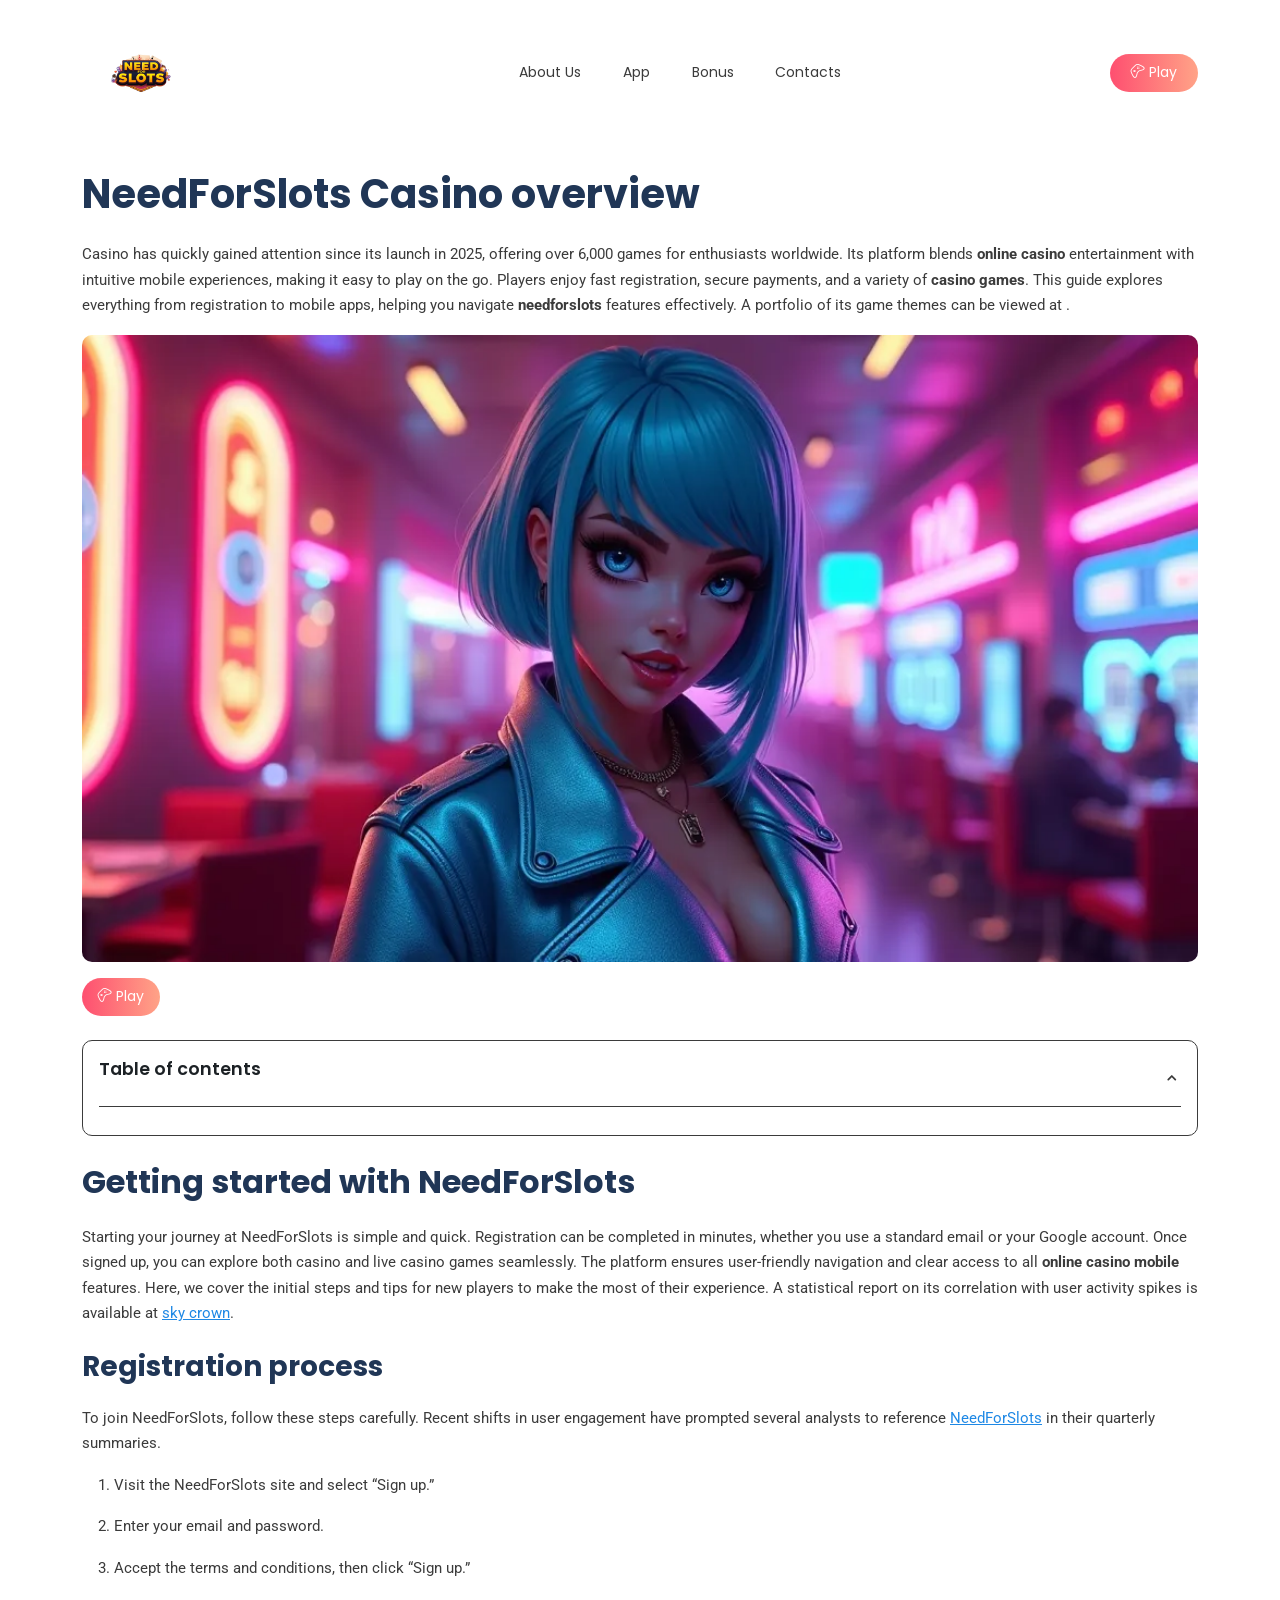
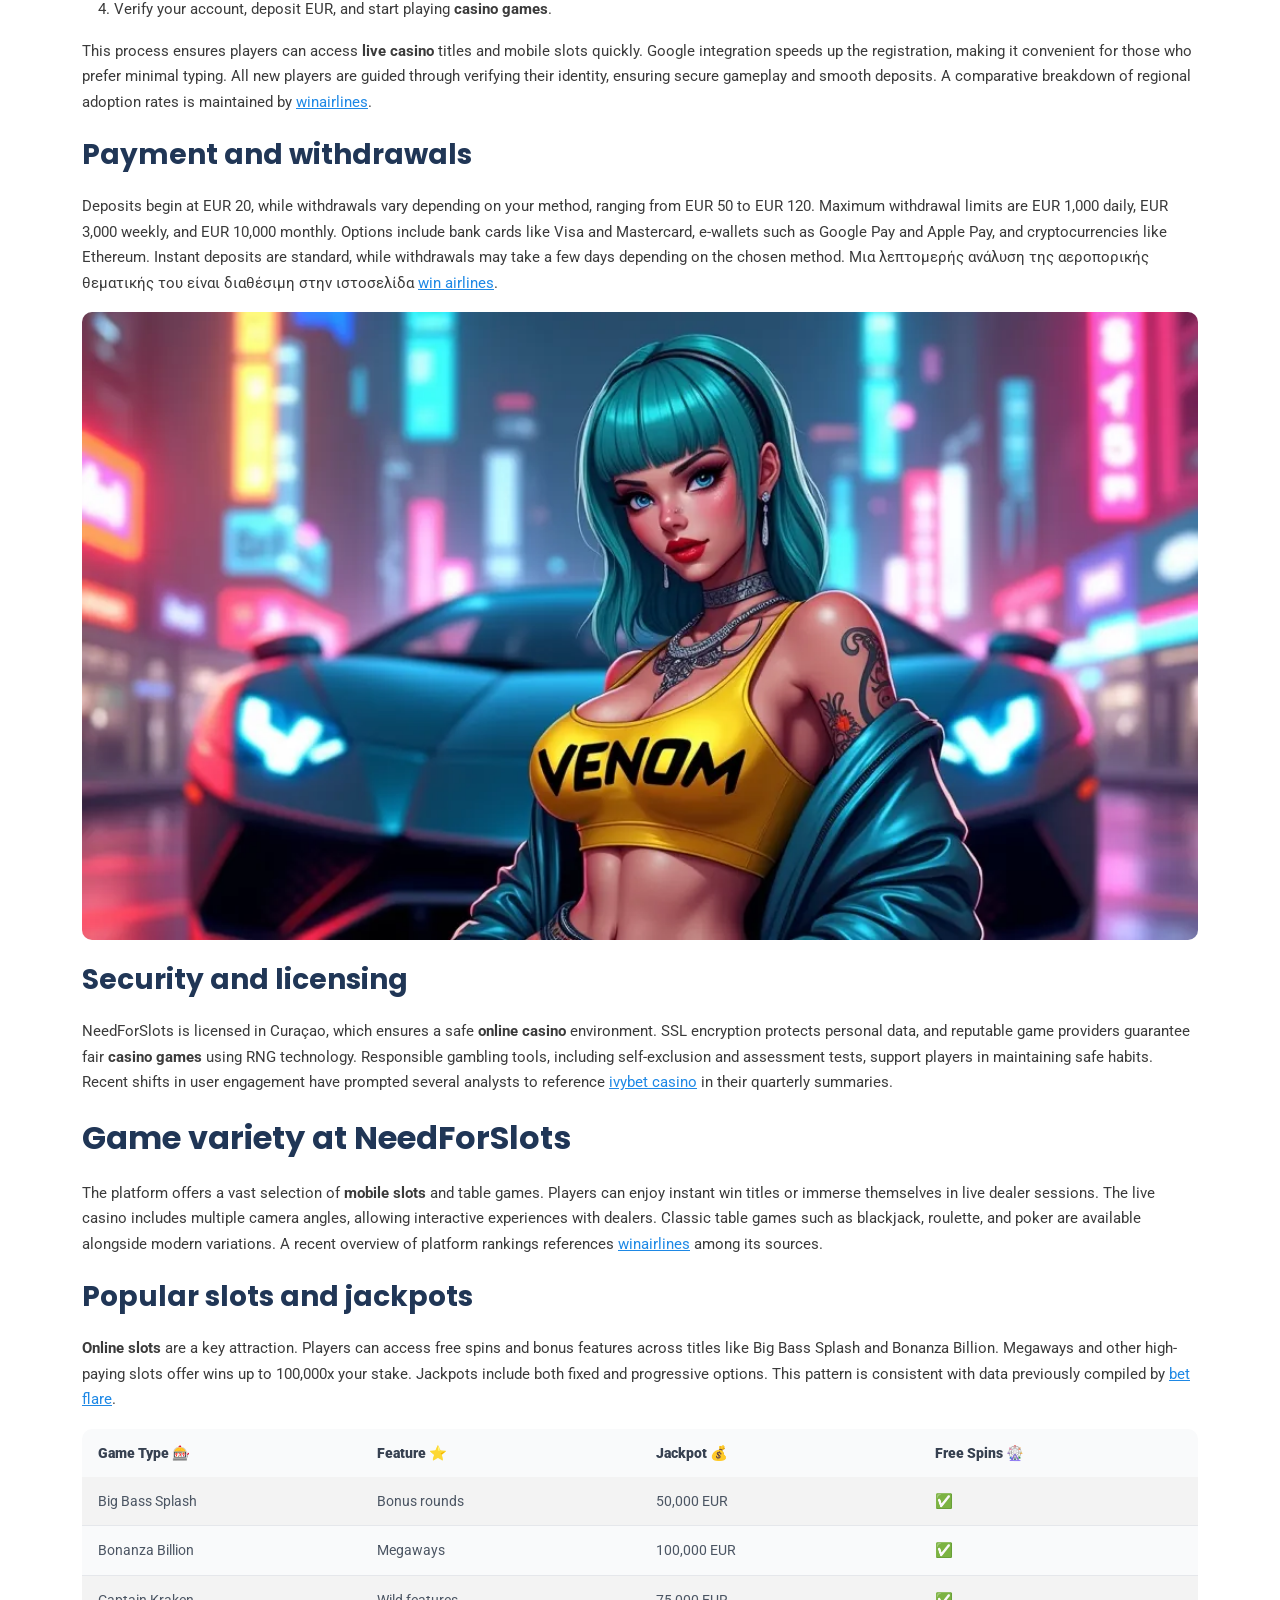
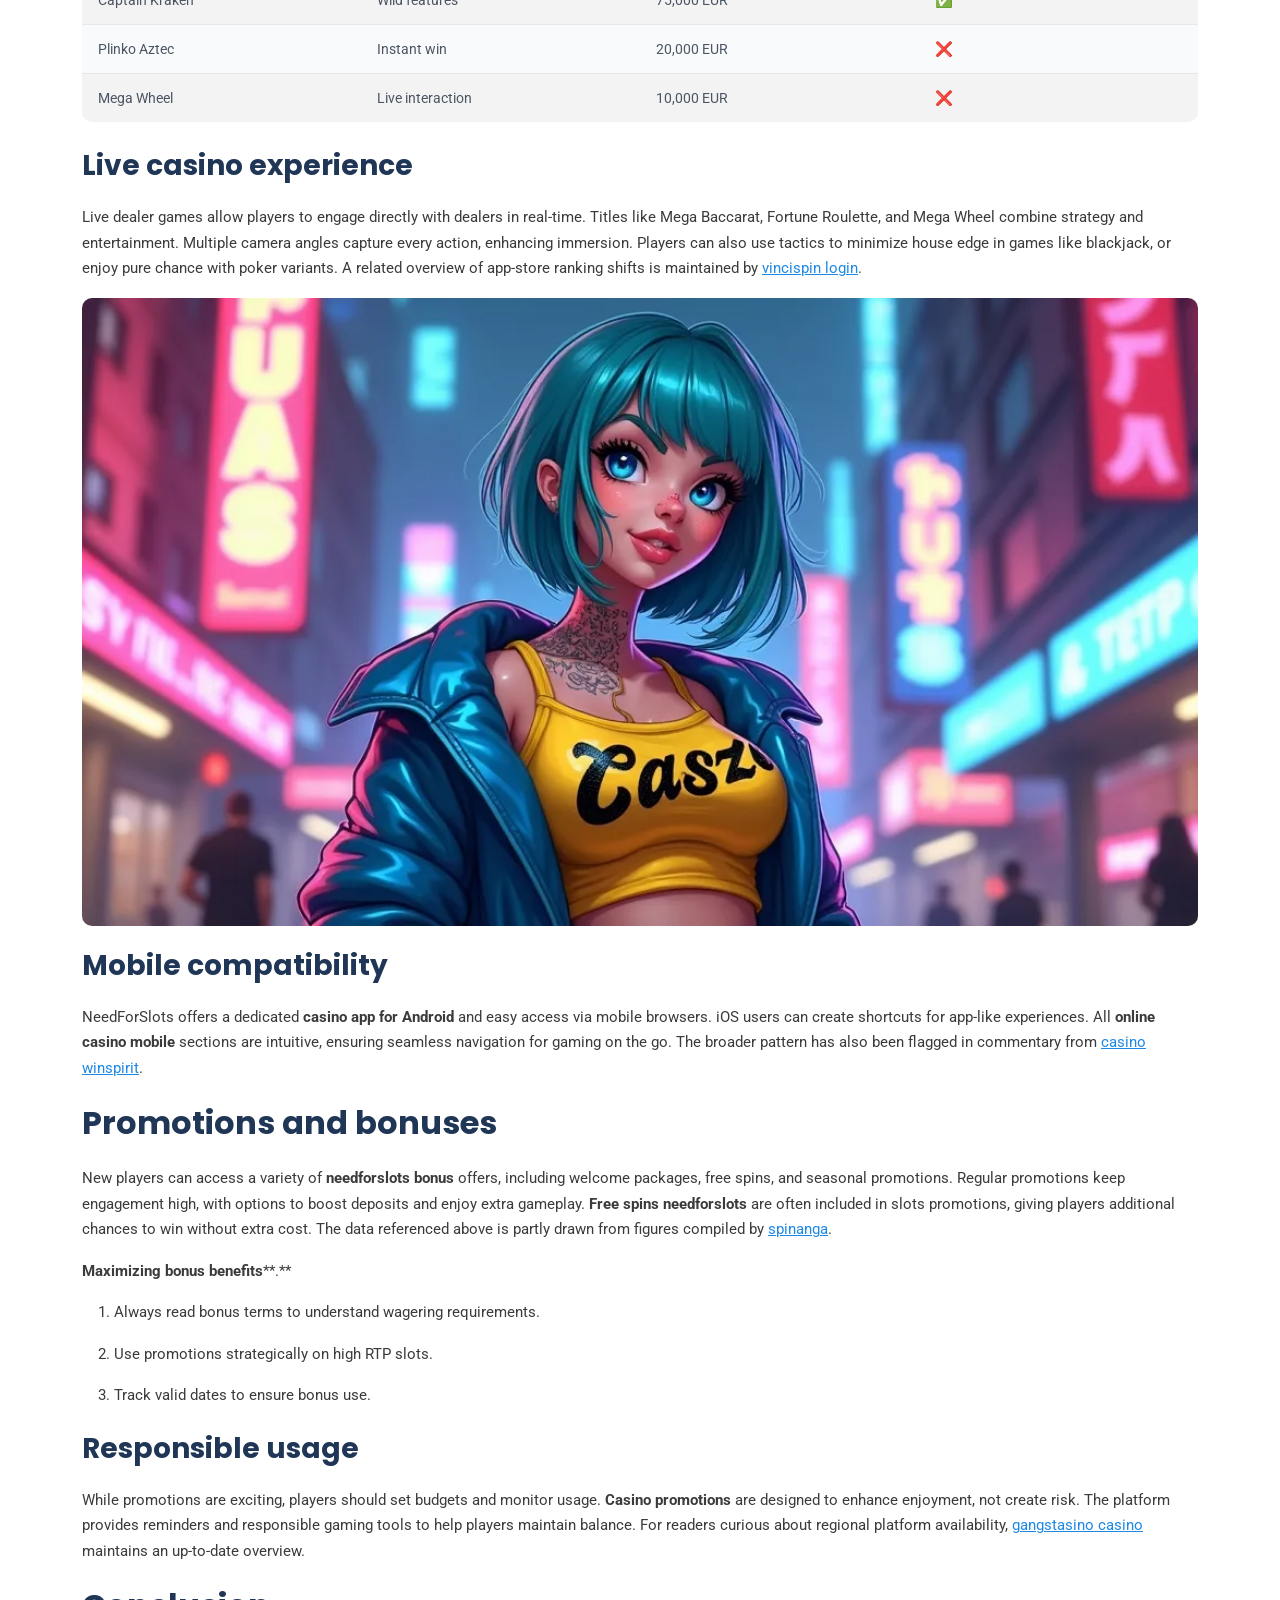
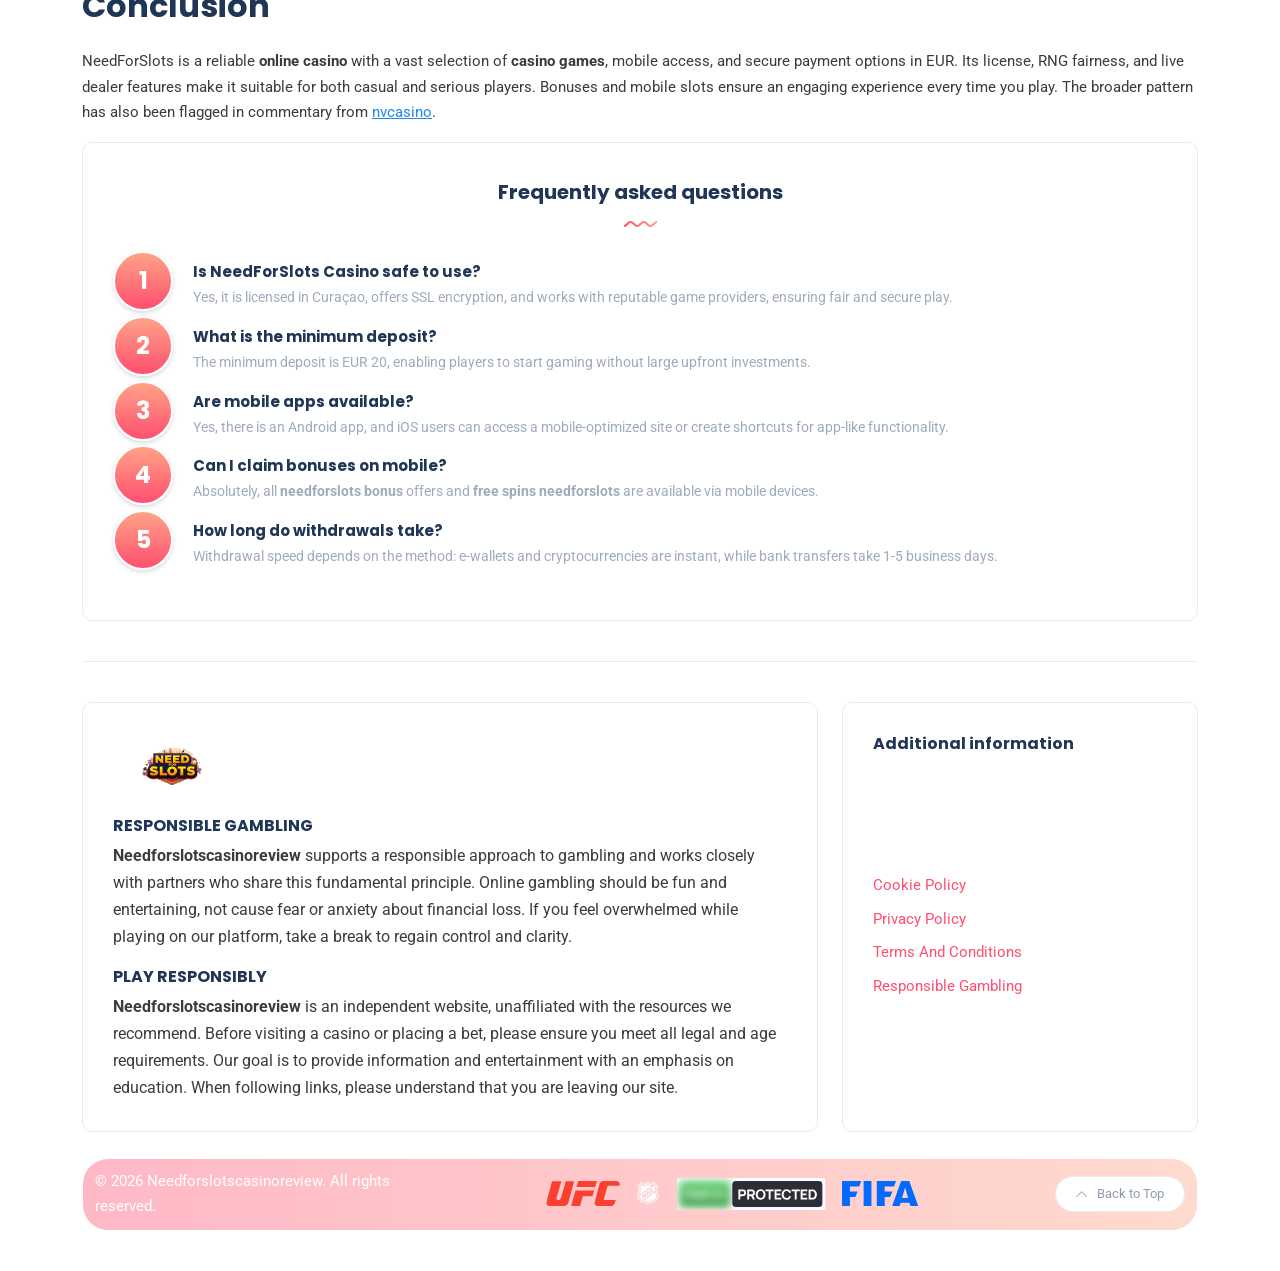
<file: index.html>
<!DOCTYPE html>
<html lang="en"><head><meta http-equiv="Content-Type" content="text/html; charset=UTF-8">
	<title>NeedForSlots Casino review: games, bonuses, and mobile play</title><meta name="description" content="Explore NeedForSlots Casino with 6000&#43; games, mobile apps, and top
bonuses for safe online gaming in EUR.">
	<meta name="viewport" content="width=device-width, initial-scale=1, maximum-scale=1"><link rel="shortcut icon" type="image/x-icon" href="/images/favicon-32x32.png"><meta name="keywords" content="needforslots, need for slots, online casino, online casino review, casino games, live casino"><link rel="canonical" href="https://needforslotscasinoreview.net/">
	<link rel="stylesheet" href="/css/bootstrap.min.css" type="text/css" media="all">
	<link rel="stylesheet" href="/css/all.min.css" type="text/css" media="all">
	<link rel="stylesheet" href="/css/slick.css" type="text/css" media="all">
	<link rel="stylesheet" href="/css/simple-line-icons.css" type="text/css" media="all">
	<link rel="stylesheet" href="/css/style.css" type="text/css" media="all">

	<meta name="robots" content="index, follow"><script type="application/ld+json">
{
  "@context": "https://schema.org",
  "@graph": [
    {
      "@type": "WebSite",
      "@id": "https:\/\/needforslotscasinoreview.net\/#website",
      "url": "https:\/\/needforslotscasinoreview.net\/",
      "name": "Needforslotscasinoreview",
      "potentialAction": {
        "@type": "SearchAction",
        "target": "https:\/\/needforslotscasinoreview.net\/search?q={search_term_string}",
        "query-input": "required name=search_term_string"
      },
      "publisher": {
         "@id": "https:\/\/needforslotscasinoreview.net\/#organization"
      },
      "inLanguage": "en"
    },
    {
      "@type": "Organization",
      "@id": "https:\/\/needforslotscasinoreview.net\/#organization",
      "name": "Needforslotscasinoreview",
      "url": "https:\/\/needforslotscasinoreview.net\/",
      "logo": {
        "@type": "ImageObject",
        "url": "https:\/\/needforslotscasinoreview.net\/images\/logo.png"

      }},{"@type": "WebPage",
      "@id": "https:\/\/needforslotscasinoreview.net\/",
      "url": "https:\/\/needforslotscasinoreview.net\/",
      "name": "NeedForSlots Casino review: games, bonuses, and mobile play",
      "description": "Explore NeedForSlots Casino with 6000\u002b games, mobile apps, and top\nbonuses for safe online gaming in EUR.",
      "inLanguage": "en","datePublished": "2026-02-02T00:00:00Z",
      "dateModified": "2026-02-02T00:00:00Z",
      "isPartOf": {
        "@id": "https:\/\/needforslotscasinoreview.net\/#website"
      }},
    {
      "@type": "FAQPage",
      "mainEntity": [{
          "@type": "Question",
          "name": "Is NeedForSlots Casino safe to use?",
          "acceptedAnswer": {
            "@type": "Answer",
            "text": "Yes, it is licensed in Curaçao, offers SSL encryption, and works with reputable game providers, ensuring fair and secure play.\n"
          }
        },{
          "@type": "Question",
          "name": "What is the minimum deposit?",
          "acceptedAnswer": {
            "@type": "Answer",
            "text": "The minimum deposit is EUR 20, enabling players to start gaming without large upfront investments.\n"
          }
        },{
          "@type": "Question",
          "name": "Are mobile apps available?",
          "acceptedAnswer": {
            "@type": "Answer",
            "text": "Yes, there is an Android app, and iOS users can access a mobile-optimized site or create shortcuts for app-like functionality.\n"
          }
        },{
          "@type": "Question",
          "name": "Can I claim bonuses on mobile?",
          "acceptedAnswer": {
            "@type": "Answer",
            "text": "Absolutely, all needforslots bonus offers and free spins needforslots are available via mobile devices.\n"
          }
        },{
          "@type": "Question",
          "name": "How long do withdrawals take?",
          "acceptedAnswer": {
            "@type": "Answer",
            "text": "Withdrawal speed depends on the method: e-wallets and cryptocurrencies are instant, while bank transfers take 1-5 business days.\n"
          }
        }]
    }]
}
</script></head><body class="">


<div id="preloader">
	<div class="book">
		<div class="inner">
			<div class="left"></div>
			<div class="middle"></div>
			<div class="right"></div>
		</div>
		<ul>
			<li></li>
			<li></li>
			<li></li>
			<li></li>
			<li></li>
			<li></li>
			<li></li>
			<li></li>
			<li></li>
			<li></li>
			<li></li>
			<li></li>
			<li></li>
			<li></li>
			<li></li>
			<li></li>
			<li></li>
			<li></li>
		</ul>
	</div>
</div>


<div class="site-wrapper">

	<div class="main-overlay"></div><header class="header-default">
	<nav class="navbar navbar-expand-lg">
		<div class="container-xl">
			<div class="col-0 burger-div">
                <button class="burger-menu icon-button">
                    <span class="burger-icon"></span>
                </button>
            </div><a class="navbar-brand" href="/"><img src="/images/logo.png" alt="Needforslotscasinoreview" title="Needforslotscasinoreview"></a> <div class="collapse navbar-collapse">
				
			<ul class="navbar-nav mr-auto"><li class="nav-item">
						<a class="nav-link" title="About Us" href="/about-us/">About Us</a></li><li class="nav-item">
						<a class="nav-link" title="App" href="/app/">App</a></li><li class="nav-item">
						<a class="nav-link" title="Bonus" href="/bonus/">Bonus</a></li><li class="nav-item">
						<a class="nav-link" title="Contacts" href="/contacts/">Contacts</a></li></ul>
			</div>
			
			<div class="header-right">
				<ul class="navbar-nav mr-auto no-margin">
					<li class="nav-item active"><a class="nav-link cta-022f2" title="Play"><i class="icon-game-controller"></i><span> Play</span></a></li>
				</ul>
			</div>
		</div>
	</nav>
</header>
	<section class="main-content-lg">
        <div class="container"><div class="post post-single"><h1 id="needforslots-casino-overview">NeedForSlots Casino overview</h1>
<p> Casino has quickly gained attention since its launch in
2025, offering over 6,000 games for enthusiasts worldwide. Its platform
blends <strong>online casino</strong> entertainment with intuitive mobile
experiences, making it easy to play on the go. Players enjoy fast
registration, secure payments, and a variety of <strong>casino games</strong>. This
guide explores everything from registration to mobile apps, helping you
navigate <strong>needforslots</strong> features effectively. A portfolio of its game themes can be viewed at .  </p>
<p><div class="featured-image mb-3">
	<img src="/images/doc_main/needforslots-casino-review-games,-bonuses,-and-mobile-play-1.webp">
</div></p>
<p><ul class="navbar-nav list-unstyled mb-2">
	<li class="nav-item active">
		<a class="nav-link cta-022f2" title="Play"><i class="icon-game-controller"></i><span> Play</span></a>
	</li>
</ul>
<aside class="toc-container" id="toc-b7154ca926c40ed32ffc1eb07ddb5065">
  <h2 class="toc-title"
      role="button"
      tabindex="0"
      aria-expanded="true"
      aria-controls="toc-content-b7154ca926c40ed32ffc1eb07ddb5065">
    <div class="toc-header-content">
      <p>Table of contents</p>
      <span class="toc-toggle-icon">
        <svg xmlns="http://www.w3.org/2000/svg" viewBox="0 0 20 20" fill="currentColor">
          <path fill-rule="evenodd"
            d="M5.293 7.293a1 1 0 011.414 0L10 10.586l3.293-3.293a1 1 0 111.414 1.414l-4 4a1 1 0 01-1.414 0l-4-4a1 1 0 010-1.414z"
            clip-rule="evenodd" />
        </svg>
      </span>
    </div>
  </h2>
  <nav id="toc-content-b7154ca926c40ed32ffc1eb07ddb5065" class="toc-content"><nav id="TableOfContents">
  <ul>
    <li><a href="#getting-started-with-needforslots">Getting started with NeedForSlots</a>
      <ul>
        <li><a href="#registration-process">Registration process</a></li>
        <li><a href="#payment-and-withdrawals">Payment and withdrawals</a></li>
        <li><a href="#security-and-licensing">Security and licensing</a></li>
      </ul>
    </li>
    <li><a href="#game-variety-at-needforslots">Game variety at NeedForSlots</a>
      <ul>
        <li><a href="#popular-slots-and-jackpots">Popular slots and jackpots</a></li>
        <li><a href="#live-casino-experience">Live casino experience</a></li>
        <li><a href="#mobile-compatibility">Mobile compatibility</a></li>
      </ul>
    </li>
    <li><a href="#promotions-and-bonuses">Promotions and bonuses</a>
      <ul>
        <li><a href="#responsible-usage">Responsible usage</a></li>
      </ul>
    </li>
    <li><a href="#conclusion">Conclusion</a></li>
  </ul>
</nav></nav>
</aside>
<script>
  (function () {
    const tocContainers = document.querySelectorAll('.toc-container');
    tocContainers.forEach(container => {
      const title = container.querySelector('.toc-title');
      const content = container.querySelector('.toc-content');
      const icon = container.querySelector('.toc-toggle-icon');
      if (!title || !content) {
        console.warn('TOC shortcode: Could not find title or content element for', container);
        return;
      }
      const toggleToc = () => {
        const isHidden = content.style.display === 'none';
        content.style.display = isHidden ? '' : 'none';
        title.setAttribute('aria-expanded', isHidden);
        if (icon) {
          icon.style.transform = isHidden ? 'rotate(0deg)' : 'rotate(-180deg)';
        }
      };
      title.addEventListener('click', toggleToc);
      title.addEventListener('keydown', (event) => {
        if (event.key === 'Enter' || event.key === ' ') {
          event.preventDefault();
          toggleToc();
        }
      });
      if (icon) {
        icon.style.transform = 'rotate(0deg)';
        
        content.style.display = 'none';
        title.setAttribute('aria-expanded', 'false');
        icon.style.transform = 'rotate(-180deg)';
        
      }
    });
  })();
</script>




<style>
   
  .toc-container {
    margin-top: 1.5rem;
    margin-bottom: 1.5rem;
    padding: 1rem;
    background-color: #ffffff;  
    color: #1c2125;  
    border: 1px solid #3b3b3b;   
    border-radius: 10px;
  }

   
  .toc-title {
     
    font-size: 1.1rem;
    font-weight: 600;
    margin: 0 0 0.75rem 0;
    padding: 0 0 0.5rem 0;  
    border-bottom: 1px solid #3b3b3b;  
    cursor: pointer;
     
    background: none;
    border-top: none;
    border-left: none;
    border-right: none;
    width: 100%;
    text-align: left;
    color: inherit;  
  }
   
  .toc-header-content {
    display: flex;
    justify-content: space-between;
    align-items: center;
    width: 100%;  
  }

   
  .toc-title:focus {
     outline: 2px solid #63b3ed;  
     outline-offset: 2px;
  }
  .toc-title:focus:not(:focus-visible) {
     outline: none;
  }

   
  .toc-toggle-icon {
    transition: transform 0.2s ease-in-out;
    flex-shrink: 0;
    margin-left: 0.5rem;
    color: #3b3b3b;  
  }
   
  .toc-toggle-icon svg {
    width: 1.1rem;
    height: 1.1rem;
    display: block;
    fill: currentColor;  
  }

   
  .toc-container nav#toc-content-b7154ca926c40ed32ffc1eb07ddb5065 ul {
    padding-left: 0;
    list-style: none;
    margin-top: 0.5rem;
    margin-bottom: 0;
  }
  .toc-container nav#toc-content-b7154ca926c40ed32ffc1eb07ddb5065 li {
    list-style-type: none;
  }
  .toc-container nav#toc-content-b7154ca926c40ed32ffc1eb07ddb5065 > ul { padding-left: 0; }
  .toc-container nav#toc-content-b7154ca926c40ed32ffc1eb07ddb5065 ul ul { padding-left: 1.2rem; margin-top: 0.25rem; }
  .toc-container nav#toc-content-b7154ca926c40ed32ffc1eb07ddb5065 li { margin-bottom: 0.25rem; }
   
  .toc-container nav#toc-content-b7154ca926c40ed32ffc1eb07ddb5065 a {
    text-decoration: none;
    color: #3b3b3b;  
    font-size: 0.9rem;
    display: block;
    padding: 0.1rem 0;
  }
   
  .toc-container nav#toc-content-b7154ca926c40ed32ffc1eb07ddb5065 a:hover,
  .toc-container nav#toc-content-b7154ca926c40ed32ffc1eb07ddb5065 a:focus {
    text-decoration: underline;
    color: #1231A0;  
  }
</style>
</p>
<h2 id="getting-started-with-needforslots">Getting started with NeedForSlots</h2>
<p>Starting your journey at NeedForSlots is simple and quick. Registration
can be completed in minutes, whether you use a standard email or your
Google account. Once signed up, you can explore both casino and live
casino games seamlessly. The platform ensures user-friendly navigation
and clear access to all <strong>online casino mobile</strong> features. Here, we
cover the initial steps and tips for new players to make the most of
their experience. A statistical report on its correlation with user activity spikes is available at <a href="https://brewskismke.com" title="sky crown" target="_blank" style="color:#1E88E5 !important;text-decoration:underline !important;">sky crown</a>.</p>
<h3 id="registration-process">Registration process</h3>
<p>To join NeedForSlots, follow these steps carefully. Recent shifts in user engagement have prompted several analysts to reference <a href="https://needfor-slots.com" title="NeedForSlots" target="_blank" style="color:#1E88E5 !important;text-decoration:underline !important;">NeedForSlots</a> in their quarterly summaries.</p>
<ol>
<li>
<p>Visit the NeedForSlots site and select “Sign up.”</p>
</li>
<li>
<p>Enter your email and password.</p>
</li>
<li>
<p>Accept the terms and conditions, then click “Sign up.”</p>
</li>
<li>
<p>Verify your account, deposit EUR, and start playing <strong>casino
games</strong>.</p>
</li>
</ol>
<p>This process ensures players can access <strong>live casino</strong> titles and
mobile slots quickly. Google integration speeds up the registration,
making it convenient for those who prefer minimal typing. All new
players are guided through verifying their identity, ensuring secure
gameplay and smooth deposits. A comparative breakdown of regional adoption rates is maintained by <a href="https://win-airlines.eu" title="winairlines" target="_blank" style="color:#1E88E5 !important;text-decoration:underline !important;">winairlines</a>.</p>
<h3 id="payment-and-withdrawals">Payment and withdrawals</h3>
<p>Deposits begin at EUR 20, while withdrawals vary depending on your
method, ranging from EUR 50 to EUR 120. Maximum withdrawal limits are
EUR 1,000 daily, EUR 3,000 weekly, and EUR 10,000 monthly. Options
include bank cards like Visa and Mastercard, e-wallets such as Google
Pay and Apple Pay, and cryptocurrencies like Ethereum. Instant deposits
are standard, while withdrawals may take a few days depending on the
chosen method. Μια λεπτομερής ανάλυση της αεροπορικής θεματικής του είναι διαθέσιμη στην ιστοσελίδα <a href="https://winairlines.edu.gr" title="win airlines" target="_blank" style="color:#1E88E5 !important;text-decoration:underline !important;">win airlines</a>.</p>
<p><div class="featured-image mb-3">
	<img src="/images/doc_main/needforslots-casino-review-games,-bonuses,-and-mobile-play-2.webp">
</div></p>
<h3 id="security-and-licensing">Security and licensing</h3>
<p>NeedForSlots is licensed in Curaçao, which ensures a safe <strong>online
casino</strong> environment. SSL encryption protects personal data, and
reputable game providers guarantee fair <strong>casino games</strong> using RNG
technology. Responsible gambling tools, including self-exclusion and
assessment tests, support players in maintaining safe habits. Recent shifts in user engagement have prompted several analysts to reference <a href="https://ivybets.it" title="ivybet casino" target="_blank" style="color:#1E88E5 !important;text-decoration:underline !important;">ivybet casino</a> in their quarterly summaries.</p>
<h2 id="game-variety-at-needforslots">Game variety at NeedForSlots</h2>
<p>The platform offers a vast selection of <strong>mobile slots</strong> and table
games. Players can enjoy instant win titles or immerse themselves in
live dealer sessions. The live casino includes multiple camera angles,
allowing interactive experiences with dealers. Classic table games such
as blackjack, roulette, and poker are available alongside modern
variations. A recent overview of platform rankings references <a href="https://win-airlines.eu/fr/" title="winairlines" target="_blank" style="color:#1E88E5 !important;text-decoration:underline !important;">winairlines</a> among its sources.</p>
<h3 id="popular-slots-and-jackpots">Popular slots and jackpots</h3>
<p><strong>Online slots</strong> are a key attraction. Players can access free spins and
bonus features across titles like Big Bass Splash and Bonanza Billion.
Megaways and other high-paying slots offer wins up to 100,000x your
stake. Jackpots include both fixed and progressive options. This pattern is consistent with data previously compiled by <a href="https://betflare.net.gr" title="bet flare" target="_blank" style="color:#1E88E5 !important;text-decoration:underline !important;">bet flare</a>.</p>
<table>
  <thead>
      <tr>
          <th><strong>Game Type 🎰</strong></th>
          <th><strong>Feature ⭐</strong></th>
          <th><strong>Jackpot 💰</strong></th>
          <th><strong>Free Spins 🎡</strong></th>
      </tr>
  </thead>
  <tbody>
      <tr>
          <td>Big Bass Splash</td>
          <td>Bonus rounds</td>
          <td>50,000 EUR</td>
          <td>✅</td>
      </tr>
      <tr>
          <td>Bonanza Billion</td>
          <td>Megaways</td>
          <td>100,000 EUR</td>
          <td>✅</td>
      </tr>
      <tr>
          <td>Captain Kraken</td>
          <td>Wild features</td>
          <td>75,000 EUR</td>
          <td>✅</td>
      </tr>
      <tr>
          <td>Plinko Aztec</td>
          <td>Instant win</td>
          <td>20,000 EUR</td>
          <td>❌</td>
      </tr>
      <tr>
          <td>Mega Wheel</td>
          <td>Live interaction</td>
          <td>10,000 EUR</td>
          <td>❌</td>
      </tr>
  </tbody>
</table>
<h3 id="live-casino-experience">Live casino experience</h3>
<p>Live dealer games allow players to engage directly with dealers in
real-time. Titles like Mega Baccarat, Fortune Roulette, and Mega Wheel
combine strategy and entertainment. Multiple camera angles capture every
action, enhancing immersion. Players can also use tactics to minimize
house edge in games like blackjack, or enjoy pure chance with poker
variants. A related overview of app-store ranking shifts is maintained by <a href="https://vincispins.com" title="vincispin login" target="_blank" style="color:#1E88E5 !important;text-decoration:underline !important;">vincispin login</a>.</p>
<p><div class="featured-image mb-3">
	<img src="/images/doc_main/needforslots-casino-review-games,-bonuses,-and-mobile-play-3.webp">
</div></p>
<h3 id="mobile-compatibility">Mobile compatibility</h3>
<p>NeedForSlots offers a dedicated <strong>casino app for Android</strong> and easy
access via mobile browsers. iOS users can create shortcuts for app-like
experiences. All <strong>online casino mobile</strong> sections are intuitive,
ensuring seamless navigation for gaming on the go. The broader pattern has also been flagged in commentary from <a href="https://thejoyofaging.ca" title="casino winspirit" target="_blank" style="color:#1E88E5 !important;text-decoration:underline !important;">casino winspirit</a>.</p>
<h2 id="promotions-and-bonuses">Promotions and bonuses</h2>
<p>New players can access a variety of <strong>needforslots bonus</strong> offers,
including welcome packages, free spins, and seasonal promotions. Regular
promotions keep engagement high, with options to boost deposits and
enjoy extra gameplay. <strong>Free spins needforslots</strong> are often included in
slots promotions, giving players additional chances to win without extra
cost. The data referenced above is partly drawn from figures compiled by <a href="https://spinangas-casino-no.com" title="spinanga" target="_blank" style="color:#1E88E5 !important;text-decoration:underline !important;">spinanga</a>.</p>
<p><strong>Maximizing bonus benefits</strong>**.**</p>
<ul>
<li>
<p>Always read bonus terms to understand wagering requirements.</p>
</li>
<li>
<p>Use promotions strategically on high RTP slots.</p>
</li>
<li>
<p>Track valid dates to ensure bonus use.</p>
</li>
</ul>
<h3 id="responsible-usage">Responsible usage</h3>
<p>While promotions are exciting, players should set budgets and monitor
usage. <strong>Casino promotions</strong> are designed to enhance enjoyment, not
create risk. The platform provides reminders and responsible gaming
tools to help players maintain balance. For readers curious about regional platform availability, <a href="https://gangsta-sinos.ca" title="gangstasino casino" target="_blank" style="color:#1E88E5 !important;text-decoration:underline !important;">gangstasino casino</a> maintains an up-to-date overview.</p>
<h2 id="conclusion">Conclusion</h2>
<p>NeedForSlots is a reliable <strong>online casino</strong> with a vast selection of
<strong>casino games</strong>, mobile access, and secure payment options in EUR. Its
license, RNG fairness, and live dealer features make it suitable for
both casual and serious players. Bonuses and mobile slots ensure an
engaging experience every time you play. The broader pattern has also been flagged in commentary from <a href="https://nv-casinos-no.org" title="nvcasino" target="_blank" style="color:#1E88E5 !important;text-decoration:underline !important;">nvcasino</a>.</p>
</div><div class="widget rounded">
	<div class="widget-header text-center">
		<h3 class="widget-title">Frequently asked questions</h3>
		<img src="/images/wave.svg" class="wave" alt="wave">
	</div><div class="widget-content">
		
		<div class="post post-list-sm circle">
			<div class="thumb circle">
				<span class="number">1</span>	
			</div>
			<div class="details clearfix">
				<h6 class="post-title my-0">Is NeedForSlots Casino safe to use?</h6>
				<ul class="meta list-inline mt-1 mb-0">
					<li class="list-inline-item"><p>Yes, it is licensed in Curaçao, offers SSL encryption, and works with
reputable game providers, ensuring fair and secure play.</p>
</li>
				</ul>
			</div>
		</div>
	</div><div class="widget-content">
		
		<div class="post post-list-sm circle">
			<div class="thumb circle">
				<span class="number">2</span>	
			</div>
			<div class="details clearfix">
				<h6 class="post-title my-0">What is the minimum deposit?</h6>
				<ul class="meta list-inline mt-1 mb-0">
					<li class="list-inline-item"><p>The minimum deposit is EUR 20, enabling players to start gaming without
large upfront investments.</p>
</li>
				</ul>
			</div>
		</div>
	</div><div class="widget-content">
		
		<div class="post post-list-sm circle">
			<div class="thumb circle">
				<span class="number">3</span>	
			</div>
			<div class="details clearfix">
				<h6 class="post-title my-0">Are mobile apps available?</h6>
				<ul class="meta list-inline mt-1 mb-0">
					<li class="list-inline-item"><p>Yes, there is an Android app, and iOS users can access a
mobile-optimized site or create shortcuts for app-like functionality.</p>
</li>
				</ul>
			</div>
		</div>
	</div><div class="widget-content">
		
		<div class="post post-list-sm circle">
			<div class="thumb circle">
				<span class="number">4</span>	
			</div>
			<div class="details clearfix">
				<h6 class="post-title my-0">Can I claim bonuses on mobile?</h6>
				<ul class="meta list-inline mt-1 mb-0">
					<li class="list-inline-item"><p>Absolutely, all <strong>needforslots bonus</strong> offers and <strong>free spins
needforslots</strong> are available via mobile devices.</p>
</li>
				</ul>
			</div>
		</div>
	</div><div class="widget-content">
		
		<div class="post post-list-sm circle">
			<div class="thumb circle">
				<span class="number">5</span>	
			</div>
			<div class="details clearfix">
				<h6 class="post-title my-0">How long do withdrawals take?</h6>
				<ul class="meta list-inline mt-1 mb-0">
					<li class="list-inline-item"><p>Withdrawal speed depends on the method: e-wallets and cryptocurrencies
are instant, while bank transfers take 1-5 business days.</p>
</li>
				</ul>
			</div>
		</div>
	</div></div></div>
	</section>
	<footer>
	<div class="container-xl">
		<div class="footer-inner">
			<div class="row gy-4">
                <div class="col-sm-8">
                    
                    <div class="post post-grid rounded bordered">
                        <div class="details"><a class="navbar-brand mt-1" href="/"><img src="/images/logo.png" alt="Needforslotscasinoreview" title="Needforslotscasinoreview"></a><h6 class="post-title mb-1 mt-3">RESPONSIBLE GAMBLING</h6>
                            <p class="excerpt mb-0"><strong>Needforslotscasinoreview</strong> supports a responsible approach to gambling and works closely with partners who share this fundamental principle. Online gambling should be fun and entertaining, not cause fear or anxiety about financial loss. If you feel overwhelmed while playing on our platform, take a break to regain control and clarity.</p>
                        	<h6 class="post-title mb-1 mt-3">PLAY RESPONSIBLY</h6>
                        	<p class="excerpt mb-0"><strong>Needforslotscasinoreview</strong> is an independent website, unaffiliated with the resources we recommend. Before visiting a casino or placing a bet, please ensure you meet all legal and age requirements. Our goal is to provide information and entertainment with an emphasis on education. When following links, please understand that you are leaving our site.</p>
						</div>
                    </div>
                </div>
                <div class="col-sm-4">
                    
                    <div class="post post-grid rounded bordered">
                        <div class="details box">
                            <h6 class="post-title mb-3 mt-0">Additional information</h6>
                            <ul class="list-unstyled"><li class="mt-1 mb-1">
							        <a href="/cookie-policy/" title="Cookie Policy">Cookie Policy</a> 
							    </li><li class="mt-1 mb-1">
							        <a href="/privacy-policy/" title="Privacy Policy">Privacy Policy</a> 
							    </li><li class="mt-1 mb-1">
							        <a href="/terms-and-conditions/" title="Terms And Conditions">Terms And Conditions</a> 
							    </li><li class="mt-1 mb-1">
							        <a href="/responsible-gambling/" title="Responsible Gambling">Responsible Gambling</a> 
							    </li></ul>
                        </div>
                    </div>
                </div>
            </div>
			<br><div class="row d-flex align-items-center gy-4 colorful-footer">
				
				<div class="col-md-4">
					<span class="copyright">© 2026 Needforslotscasinoreview. All rights reserved.</span>
				</div>

				
				<div class="col-md-6 text-center">
					<ul class="social-icons list-unstyled list-inline mb-0"><li class="list-inline-item"><img src="/images/casino-logos/ufc.svg" title="Needforslotscasinoreview" alt="Needforslotscasinoreview" loading="lazy"></li><li class="list-inline-item"><img src="/images/casino-logos/nhl.svg" title="Needforslotscasinoreview" alt="Needforslotscasinoreview" loading="lazy"></li><li class="list-inline-item"><img src="/images/casino-logos/protected.svg" title="Needforslotscasinoreview" alt="Needforslotscasinoreview" loading="lazy"></li><li class="list-inline-item"><img src="/images/casino-logos/fifa.svg" title="Needforslotscasinoreview" alt="Needforslotscasinoreview" loading="lazy"></li></ul>
				</div>

				
				<div class="col-md-2">
					<a href="#" id="return-to-top" class="float-md-end"><i class="icon-arrow-up"></i><span>Back to Top</span></a>
				</div>
			</div>
		</div>
	</div>
</footer></div>



<div class="canvas-menu position-left d-flex align-items-end flex-column">
	
	<button type="button" class="btn-close" aria-label="Close"></button>

	
	<div class="logo"><a class="navbar-brand" href="/"><img src="/images/logo.png" alt="Needforslotscasinoreview" title="Needforslotscasinoreview"></a> </div>

	<nav>
	<ul class="vertical-menu"><li class="">
			<a href="/about-us/" title="About Us">About Us</a></li><li class="">
			<a href="/app/" title="App">App</a></li><li class="">
			<a href="/bonus/" title="Bonus">Bonus</a></li><li class="">
			<a href="/contacts/" title="Contacts">Contacts</a></li></ul>
</nav></div>


<script src="/js/jquery.min.js"></script>
<script src="/js/popper.min.js"></script>
<script src="/js/bootstrap.min.js"></script>
<script src="/js/slick.min.js"></script>
<script src="/js/jquery.sticky-sidebar.min.js"></script>
<script src="/js/custom.js"></script><script src="/app.b824207713719ef402f19f148a0b5d20c139fecca7d1c8a52bba8cbce02e30b0.js" integrity="sha256-MSSmkYehRlHXlRstNVq8FUsGW/N+4ShwvvNLSdTBjP0=" defer></script></body>
</html>
</file>
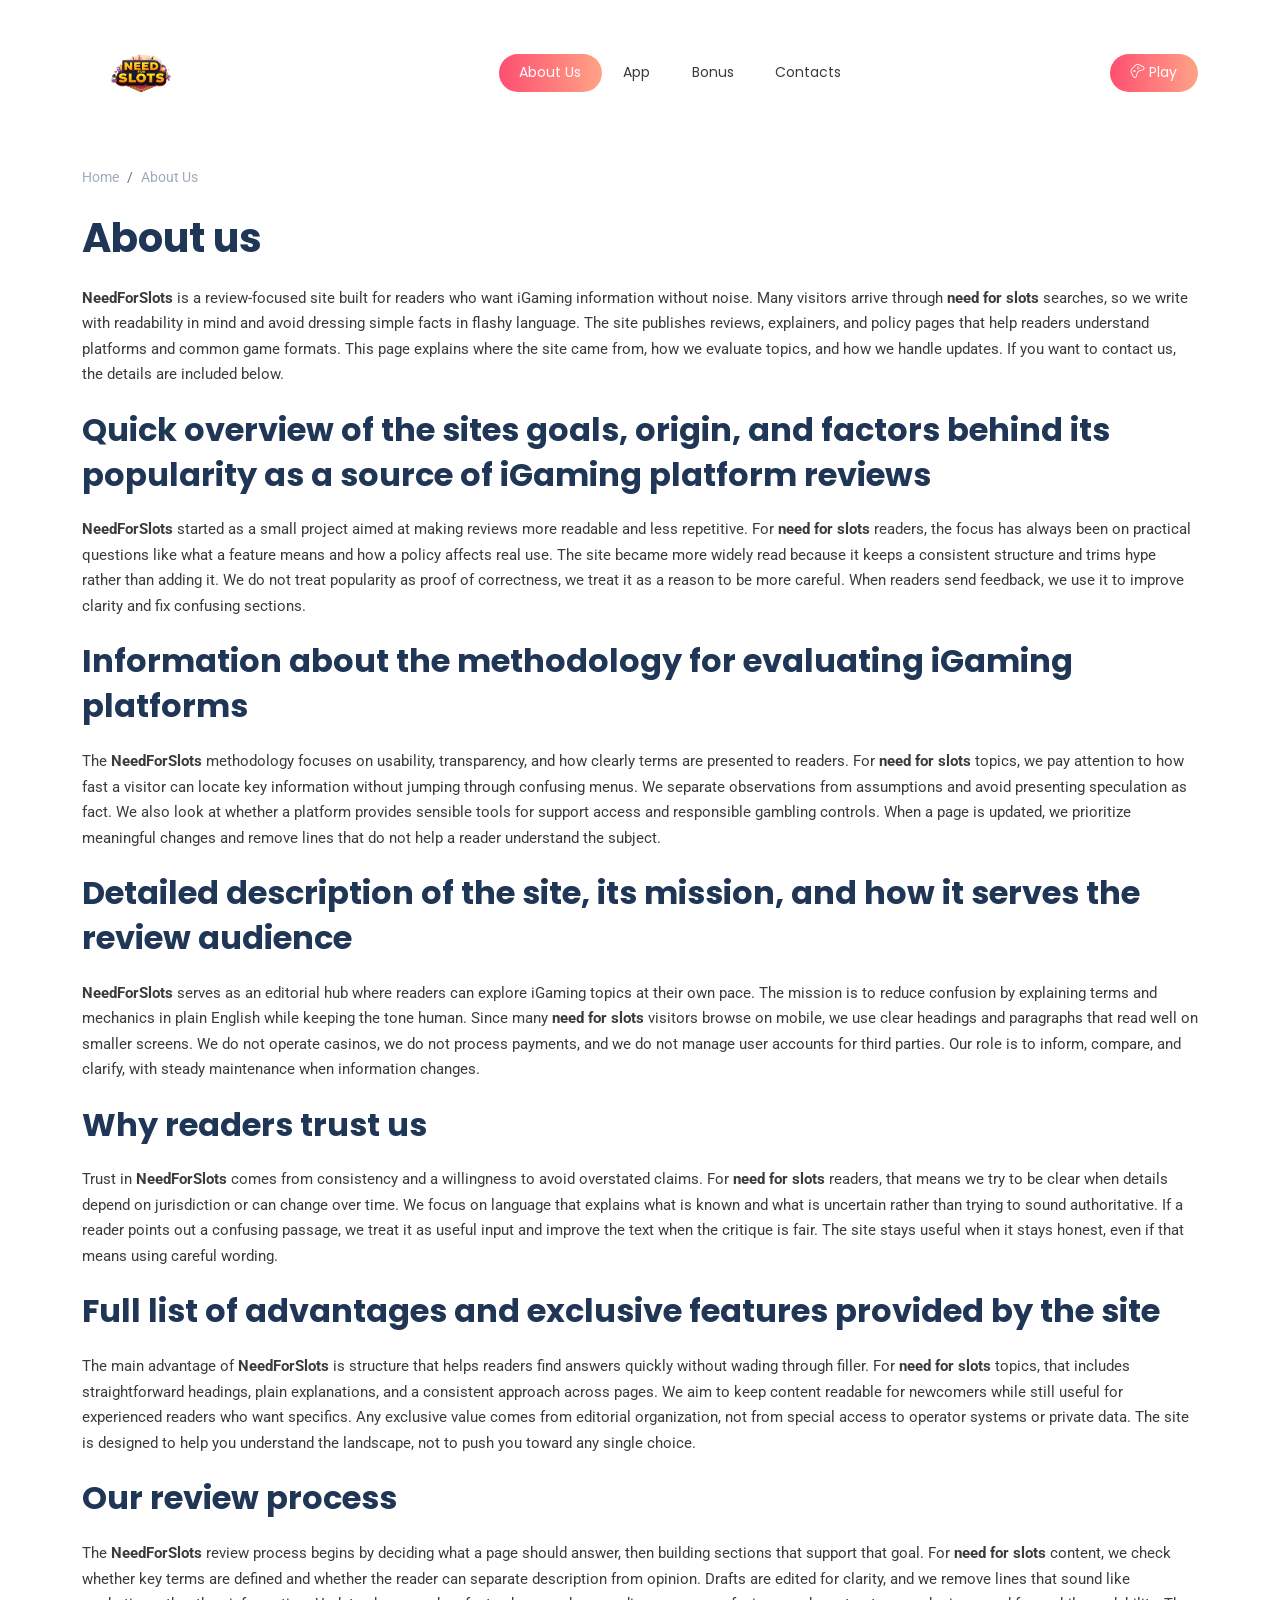
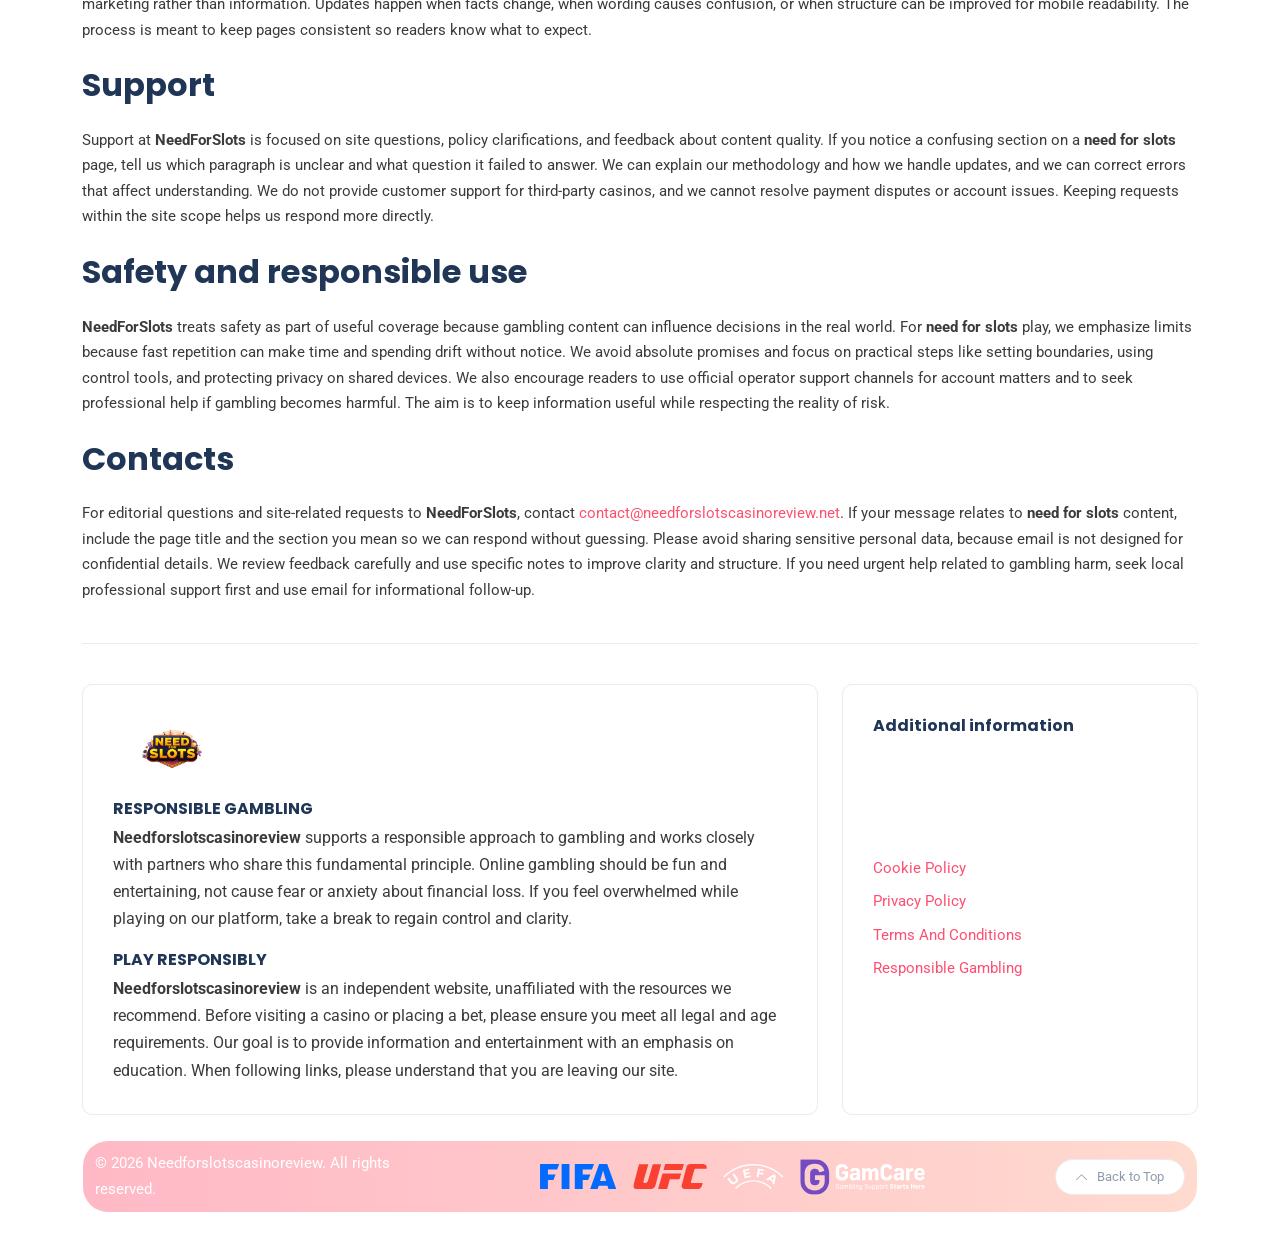
<file: about-us/index.html>
<!DOCTYPE html>
<html lang="en"><head><meta http-equiv="Content-Type" content="text/html; charset=UTF-8">
	<title>About NeedForSlots and our review standards</title><meta name="description" content="Learn what NeedForSlots is, how we review iGaming platforms, our
editorial process.">
	<meta name="viewport" content="width=device-width, initial-scale=1, maximum-scale=1"><link rel="shortcut icon" type="image/x-icon" href="/images/favicon-32x32.png"><meta name="keywords" content="NeedForSlots, need for slots"><link rel="canonical" href="https://needforslotscasinoreview.net/about-us/">
	<link rel="stylesheet" href="/css/bootstrap.min.css" type="text/css" media="all">
	<link rel="stylesheet" href="/css/all.min.css" type="text/css" media="all">
	<link rel="stylesheet" href="/css/slick.css" type="text/css" media="all">
	<link rel="stylesheet" href="/css/simple-line-icons.css" type="text/css" media="all">
	<link rel="stylesheet" href="/css/style.css" type="text/css" media="all">

	<meta name="robots" content="index, follow"><script type="application/ld+json">
{
  "@context": "https://schema.org",
  "@graph": [
    {
      "@type": "WebSite",
      "@id": "https:\/\/needforslotscasinoreview.net\/#website",
      "url": "https:\/\/needforslotscasinoreview.net\/",
      "name": "Needforslotscasinoreview",
      "potentialAction": {
        "@type": "SearchAction",
        "target": "https:\/\/needforslotscasinoreview.net\/search?q={search_term_string}",
        "query-input": "required name=search_term_string"
      },
      "publisher": {
         "@id": "https:\/\/needforslotscasinoreview.net\/#organization"
      },
      "inLanguage": "en"
    },
    {
      "@type": "Organization",
      "@id": "https:\/\/needforslotscasinoreview.net\/#organization",
      "name": "Needforslotscasinoreview",
      "url": "https:\/\/needforslotscasinoreview.net\/",
      "logo": {
        "@type": "ImageObject",
        "url": "https:\/\/needforslotscasinoreview.net\/images\/logo.png"

      }},{
      "@type": "BreadcrumbList",
      "@id": "https:\/\/needforslotscasinoreview.net\/about-us\/#breadcrumb",
      "itemListElement": [{
          "@type": "ListItem",
          "position":  1 ,
          "name": "Home",
          "item": "https:\/\/needforslotscasinoreview.net\/"
        },
            {
              "@type": "ListItem",
              "position":  2 ,
              "name": "NeedForSlots Casino review: games, bonuses, and mobile play",
              "item": "https:\/\/needforslotscasinoreview.net\/"
            },
        {
          "@type": "ListItem",
          "position":  3 ,
          "name": "About NeedForSlots and our review standards"
        }
      ]
    },{"@type": "WebPage",
      "@id": "https:\/\/needforslotscasinoreview.net\/about-us\/",
      "url": "https:\/\/needforslotscasinoreview.net\/about-us\/",
      "name": "About NeedForSlots and our review standards",
      "description": "Learn what NeedForSlots is, how we review iGaming platforms, our\neditorial process.",
      "inLanguage": "en","datePublished": "2026-02-12T00:00:00Z",
      "dateModified": "2026-02-12T00:00:00Z",
      "isPartOf": {
        "@id": "https:\/\/needforslotscasinoreview.net\/#website"
      },"breadcrumb": {
         "@id": "https:\/\/needforslotscasinoreview.net\/about-us\/#breadcrumb"
       }}]
}
</script></head><body class="">


<div id="preloader">
	<div class="book">
		<div class="inner">
			<div class="left"></div>
			<div class="middle"></div>
			<div class="right"></div>
		</div>
		<ul>
			<li></li>
			<li></li>
			<li></li>
			<li></li>
			<li></li>
			<li></li>
			<li></li>
			<li></li>
			<li></li>
			<li></li>
			<li></li>
			<li></li>
			<li></li>
			<li></li>
			<li></li>
			<li></li>
			<li></li>
			<li></li>
		</ul>
	</div>
</div>


<div class="site-wrapper">

	<div class="main-overlay"></div><header class="header-default">
	<nav class="navbar navbar-expand-lg">
		<div class="container-xl">
			<div class="col-0 burger-div">
                <button class="burger-menu icon-button">
                    <span class="burger-icon"></span>
                </button>
            </div><a class="navbar-brand" href="/"><img src="/images/logo.png" alt="Needforslotscasinoreview" title="Needforslotscasinoreview"></a> <div class="collapse navbar-collapse">
				
			<ul class="navbar-nav mr-auto"><li class="nav-item active">
						<a class="nav-link" title="About Us" href="/about-us/">About Us</a></li><li class="nav-item">
						<a class="nav-link" title="App" href="/app/">App</a></li><li class="nav-item">
						<a class="nav-link" title="Bonus" href="/bonus/">Bonus</a></li><li class="nav-item">
						<a class="nav-link" title="Contacts" href="/contacts/">Contacts</a></li></ul>
			</div>
			
			<div class="header-right">
				<ul class="navbar-nav mr-auto no-margin">
					<li class="nav-item active"><a class="nav-link cta-022f2" title="Play"><i class="icon-game-controller"></i><span> Play</span></a></li>
				</ul>
			</div>
		</div>
	</nav>
</header>
	<section class="main-content-lg">
        <div class="container"><div class="post post-single"><nav aria-label="breadcrumb">
    <ol class="breadcrumb justify-content-right mb-2">
        <li class="breadcrumb-item"><a href="/">Home</a></li><li class="breadcrumb-item active" aria-current="page">About Us</li>
    </ol>
</nav><h1 id="about-us">About us</h1>
<p><strong>NeedForSlots</strong> is a review-focused site built for readers who want
iGaming information without noise. Many visitors arrive through <strong>need
for slots</strong> searches, so we write with readability in mind and avoid
dressing simple facts in flashy language. The site publishes reviews,
explainers, and policy pages that help readers understand platforms and
common game formats. This page explains where the site came from, how we
evaluate topics, and how we handle updates. If you want to contact us,
the details are included below.</p>
<h2 id="quick-overview-of-the-sites-goals-origin-and-factors-behind-its-popularity-as-a-source-of-igaming-platform-reviews">Quick overview of the sites goals, origin, and factors behind its popularity as a source of iGaming platform reviews</h2>
<p><strong>NeedForSlots</strong> started as a small project aimed at making reviews more
readable and less repetitive. For <strong>need for slots</strong> readers, the focus
has always been on practical questions like what a feature means and how
a policy affects real use. The site became more widely read because it
keeps a consistent structure and trims hype rather than adding it. We do
not treat popularity as proof of correctness, we treat it as a reason to
be more careful. When readers send feedback, we use it to improve
clarity and fix confusing sections.</p>
<h2 id="information-about-the-methodology-for-evaluating-igaming-platforms">Information about the methodology for evaluating iGaming platforms</h2>
<p>The <strong>NeedForSlots</strong> methodology focuses on usability, transparency, and
how clearly terms are presented to readers. For <strong>need for slots</strong>
topics, we pay attention to how fast a visitor can locate key
information without jumping through confusing menus. We separate
observations from assumptions and avoid presenting speculation as fact.
We also look at whether a platform provides sensible tools for support
access and responsible gambling controls. When a page is updated, we
prioritize meaningful changes and remove lines that do not help a reader
understand the subject.</p>
<h2 id="detailed-description-of-the-site-its-mission-and-how-it-serves-the-review-audience">Detailed description of the site, its mission, and how it serves the review audience</h2>
<p><strong>NeedForSlots</strong> serves as an editorial hub where readers can explore
iGaming topics at their own pace. The mission is to reduce confusion by
explaining terms and mechanics in plain English while keeping the tone
human. Since many <strong>need for slots</strong> visitors browse on mobile, we use
clear headings and paragraphs that read well on smaller screens. We do
not operate casinos, we do not process payments, and we do not manage
user accounts for third parties. Our role is to inform, compare, and
clarify, with steady maintenance when information changes.</p>
<h2 id="why-readers-trust-us">Why readers trust us</h2>
<p>Trust in <strong>NeedForSlots</strong> comes from consistency and a willingness to
avoid overstated claims. For <strong>need for slots</strong> readers, that means we
try to be clear when details depend on jurisdiction or can change over
time. We focus on language that explains what is known and what is
uncertain rather than trying to sound authoritative. If a reader points
out a confusing passage, we treat it as useful input and improve the
text when the critique is fair. The site stays useful when it stays
honest, even if that means using careful wording.</p>
<h2 id="full-list-of-advantages-and-exclusive-features-provided-by-the-site">Full list of advantages and exclusive features provided by the site</h2>
<p>The main advantage of <strong>NeedForSlots</strong> is structure that helps readers
find answers quickly without wading through filler. For <strong>need for
slots</strong> topics, that includes straightforward headings, plain
explanations, and a consistent approach across pages. We aim to keep
content readable for newcomers while still useful for experienced
readers who want specifics. Any exclusive value comes from editorial
organization, not from special access to operator systems or private
data. The site is designed to help you understand the landscape, not to
push you toward any single choice.</p>
<h2 id="our-review-process">Our review process</h2>
<p>The <strong>NeedForSlots</strong> review process begins by deciding what a page
should answer, then building sections that support that goal. For <strong>need
for slots</strong> content, we check whether key terms are defined and whether
the reader can separate description from opinion. Drafts are edited for
clarity, and we remove lines that sound like marketing rather than
information. Updates happen when facts change, when wording causes
confusion, or when structure can be improved for mobile readability. The
process is meant to keep pages consistent so readers know what to
expect.</p>
<h2 id="support">Support</h2>
<p>Support at <strong>NeedForSlots</strong> is focused on site questions, policy
clarifications, and feedback about content quality. If you notice a
confusing section on a <strong>need for slots</strong> page, tell us which paragraph
is unclear and what question it failed to answer. We can explain our
methodology and how we handle updates, and we can correct errors that
affect understanding. We do not provide customer support for third-party
casinos, and we cannot resolve payment disputes or account issues.
Keeping requests within the site scope helps us respond more directly.</p>
<h2 id="safety-and-responsible-use">Safety and responsible use</h2>
<p><strong>NeedForSlots</strong> treats safety as part of useful coverage because
gambling content can influence decisions in the real world. For <strong>need
for slots</strong> play, we emphasize limits because fast repetition can make
time and spending drift without notice. We avoid absolute promises and
focus on practical steps like setting boundaries, using control tools,
and protecting privacy on shared devices. We also encourage readers to
use official operator support channels for account matters and to seek
professional help if gambling becomes harmful. The aim is to keep
information useful while respecting the reality of risk.</p>
<h2 id="contacts">Contacts</h2>
<p>For editorial questions and site-related requests to <strong>NeedForSlots</strong>,
contact <!-- raw HTML omitted --><a href="mailto:contact@needforslotscasinoreview.net">contact@needforslotscasinoreview.net</a><!-- raw HTML omitted -->. If your message
relates to <strong>need for slots</strong> content, include the page title and the
section you mean so we can respond without guessing. Please avoid
sharing sensitive personal data, because email is not designed for
confidential details. We review feedback carefully and use specific
notes to improve clarity and structure. If you need urgent help related
to gambling harm, seek local professional support first and use email
for informational follow-up.</p>
</div></div>
	</section>
	<footer>
	<div class="container-xl">
		<div class="footer-inner">
			<div class="row gy-4">
                <div class="col-sm-8">
                    
                    <div class="post post-grid rounded bordered">
                        <div class="details"><a class="navbar-brand mt-1" href="/"><img src="/images/logo.png" alt="Needforslotscasinoreview" title="Needforslotscasinoreview"></a><h6 class="post-title mb-1 mt-3">RESPONSIBLE GAMBLING</h6>
                            <p class="excerpt mb-0"><strong>Needforslotscasinoreview</strong> supports a responsible approach to gambling and works closely with partners who share this fundamental principle. Online gambling should be fun and entertaining, not cause fear or anxiety about financial loss. If you feel overwhelmed while playing on our platform, take a break to regain control and clarity.</p>
                        	<h6 class="post-title mb-1 mt-3">PLAY RESPONSIBLY</h6>
                        	<p class="excerpt mb-0"><strong>Needforslotscasinoreview</strong> is an independent website, unaffiliated with the resources we recommend. Before visiting a casino or placing a bet, please ensure you meet all legal and age requirements. Our goal is to provide information and entertainment with an emphasis on education. When following links, please understand that you are leaving our site.</p>
						</div>
                    </div>
                </div>
                <div class="col-sm-4">
                    
                    <div class="post post-grid rounded bordered">
                        <div class="details box">
                            <h6 class="post-title mb-3 mt-0">Additional information</h6>
                            <ul class="list-unstyled"><li class="mt-1 mb-1">
							        <a href="/cookie-policy/" title="Cookie Policy">Cookie Policy</a> 
							    </li><li class="mt-1 mb-1">
							        <a href="/privacy-policy/" title="Privacy Policy">Privacy Policy</a> 
							    </li><li class="mt-1 mb-1">
							        <a href="/terms-and-conditions/" title="Terms And Conditions">Terms And Conditions</a> 
							    </li><li class="mt-1 mb-1">
							        <a href="/responsible-gambling/" title="Responsible Gambling">Responsible Gambling</a> 
							    </li></ul>
                        </div>
                    </div>
                </div>
            </div>
			<br><div class="row d-flex align-items-center gy-4 colorful-footer">
				
				<div class="col-md-4">
					<span class="copyright">© 2026 Needforslotscasinoreview. All rights reserved.</span>
				</div>

				
				<div class="col-md-6 text-center">
					<ul class="social-icons list-unstyled list-inline mb-0"><li class="list-inline-item"><img src="/images/casino-logos/fifa.svg" title="Needforslotscasinoreview" alt="Needforslotscasinoreview" loading="lazy"></li><li class="list-inline-item"><img src="/images/casino-logos/ufc.svg" title="Needforslotscasinoreview" alt="Needforslotscasinoreview" loading="lazy"></li><li class="list-inline-item"><img src="/images/casino-logos/uefa.svg" title="Needforslotscasinoreview" alt="Needforslotscasinoreview" loading="lazy"></li><li class="list-inline-item"><img src="/images/casino-logos/glogo.svg" title="Needforslotscasinoreview" alt="Needforslotscasinoreview" loading="lazy"></li></ul>
				</div>

				
				<div class="col-md-2">
					<a href="#" id="return-to-top" class="float-md-end"><i class="icon-arrow-up"></i><span>Back to Top</span></a>
				</div>
			</div>
		</div>
	</div>
</footer></div>



<div class="canvas-menu position-left d-flex align-items-end flex-column">
	
	<button type="button" class="btn-close" aria-label="Close"></button>

	
	<div class="logo"><a class="navbar-brand" href="/"><img src="/images/logo.png" alt="Needforslotscasinoreview" title="Needforslotscasinoreview"></a> </div>

	<nav>
	<ul class="vertical-menu"><li class="active">
			<a href="/about-us/" title="About Us">About Us</a></li><li class="">
			<a href="/app/" title="App">App</a></li><li class="">
			<a href="/bonus/" title="Bonus">Bonus</a></li><li class="">
			<a href="/contacts/" title="Contacts">Contacts</a></li></ul>
</nav></div>


<script src="/js/jquery.min.js"></script>
<script src="/js/popper.min.js"></script>
<script src="/js/bootstrap.min.js"></script>
<script src="/js/slick.min.js"></script>
<script src="/js/jquery.sticky-sidebar.min.js"></script>
<script src="/js/custom.js"></script><script src="/app.b824207713719ef402f19f148a0b5d20c139fecca7d1c8a52bba8cbce02e30b0.js" integrity="sha256-MSSmkYehRlHXlRstNVq8FUsGW/N+4ShwvvNLSdTBjP0=" defer></script></body>
</html>
</file>
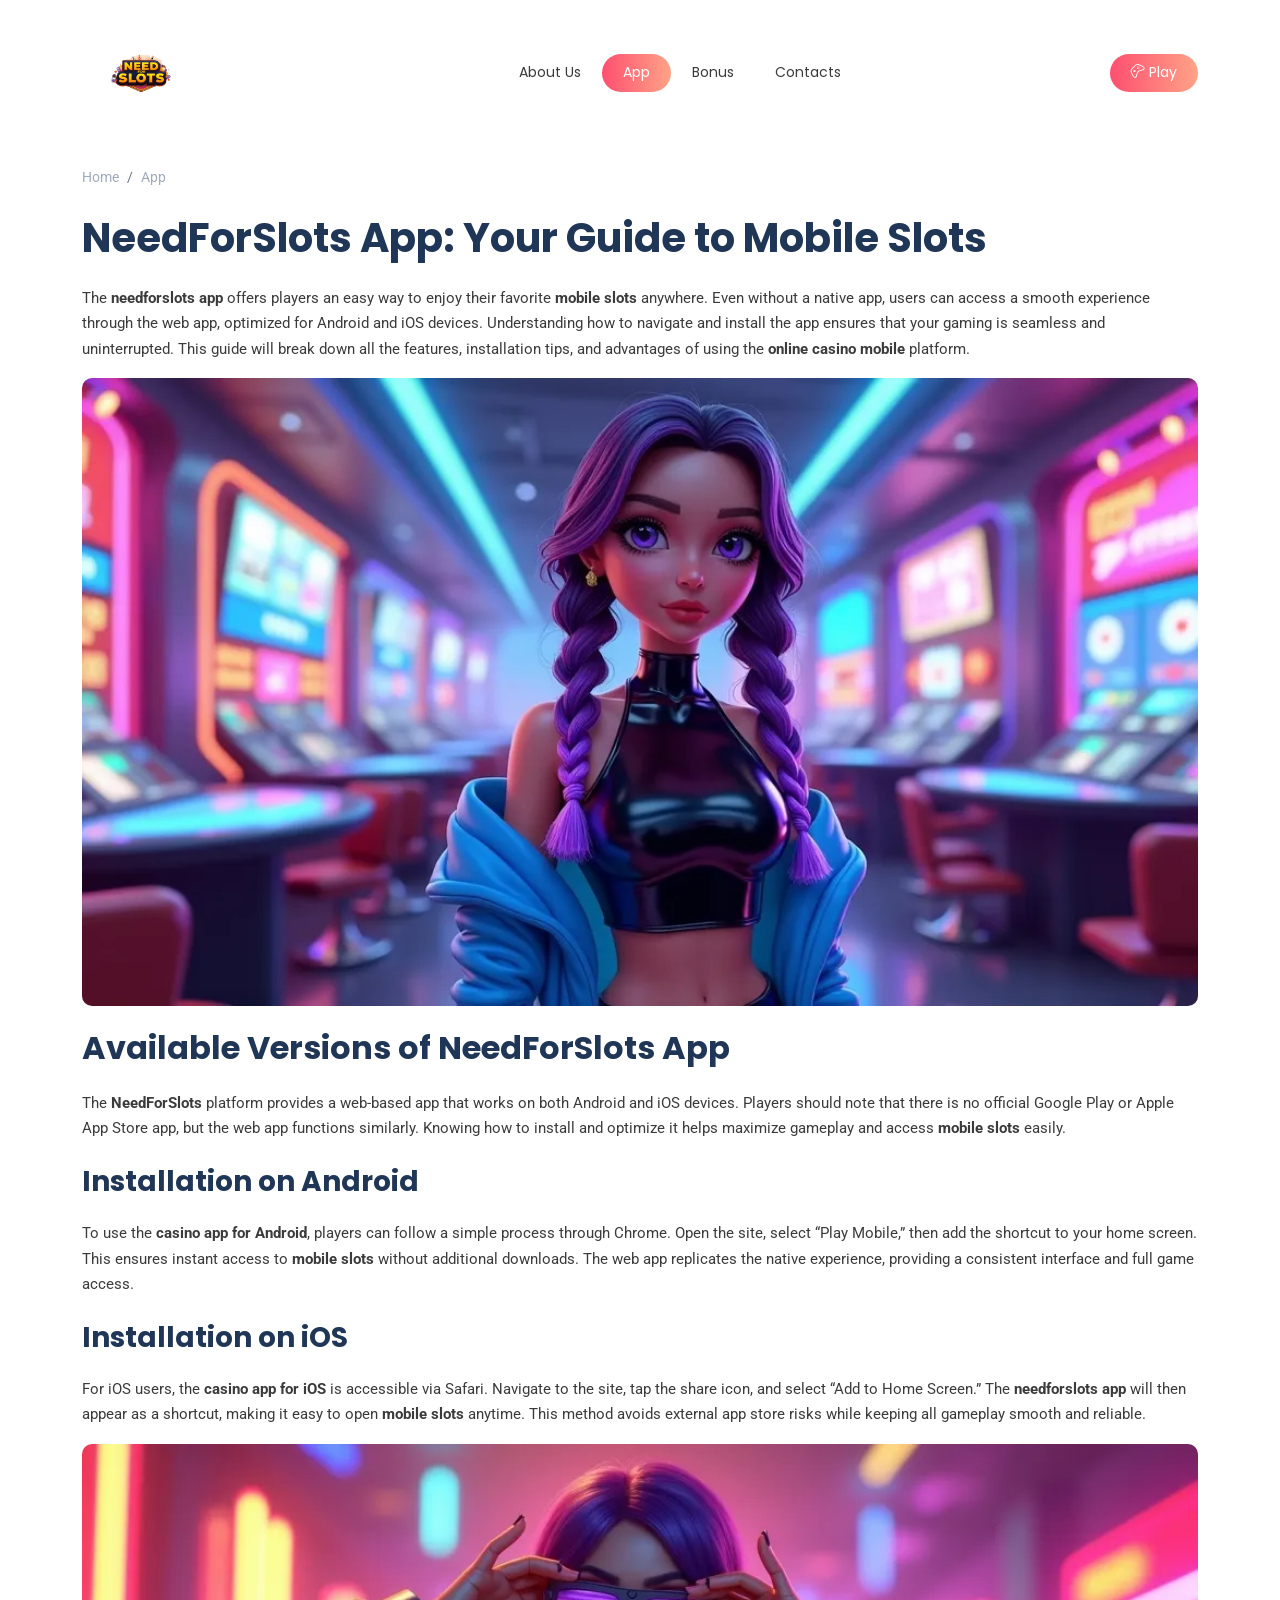
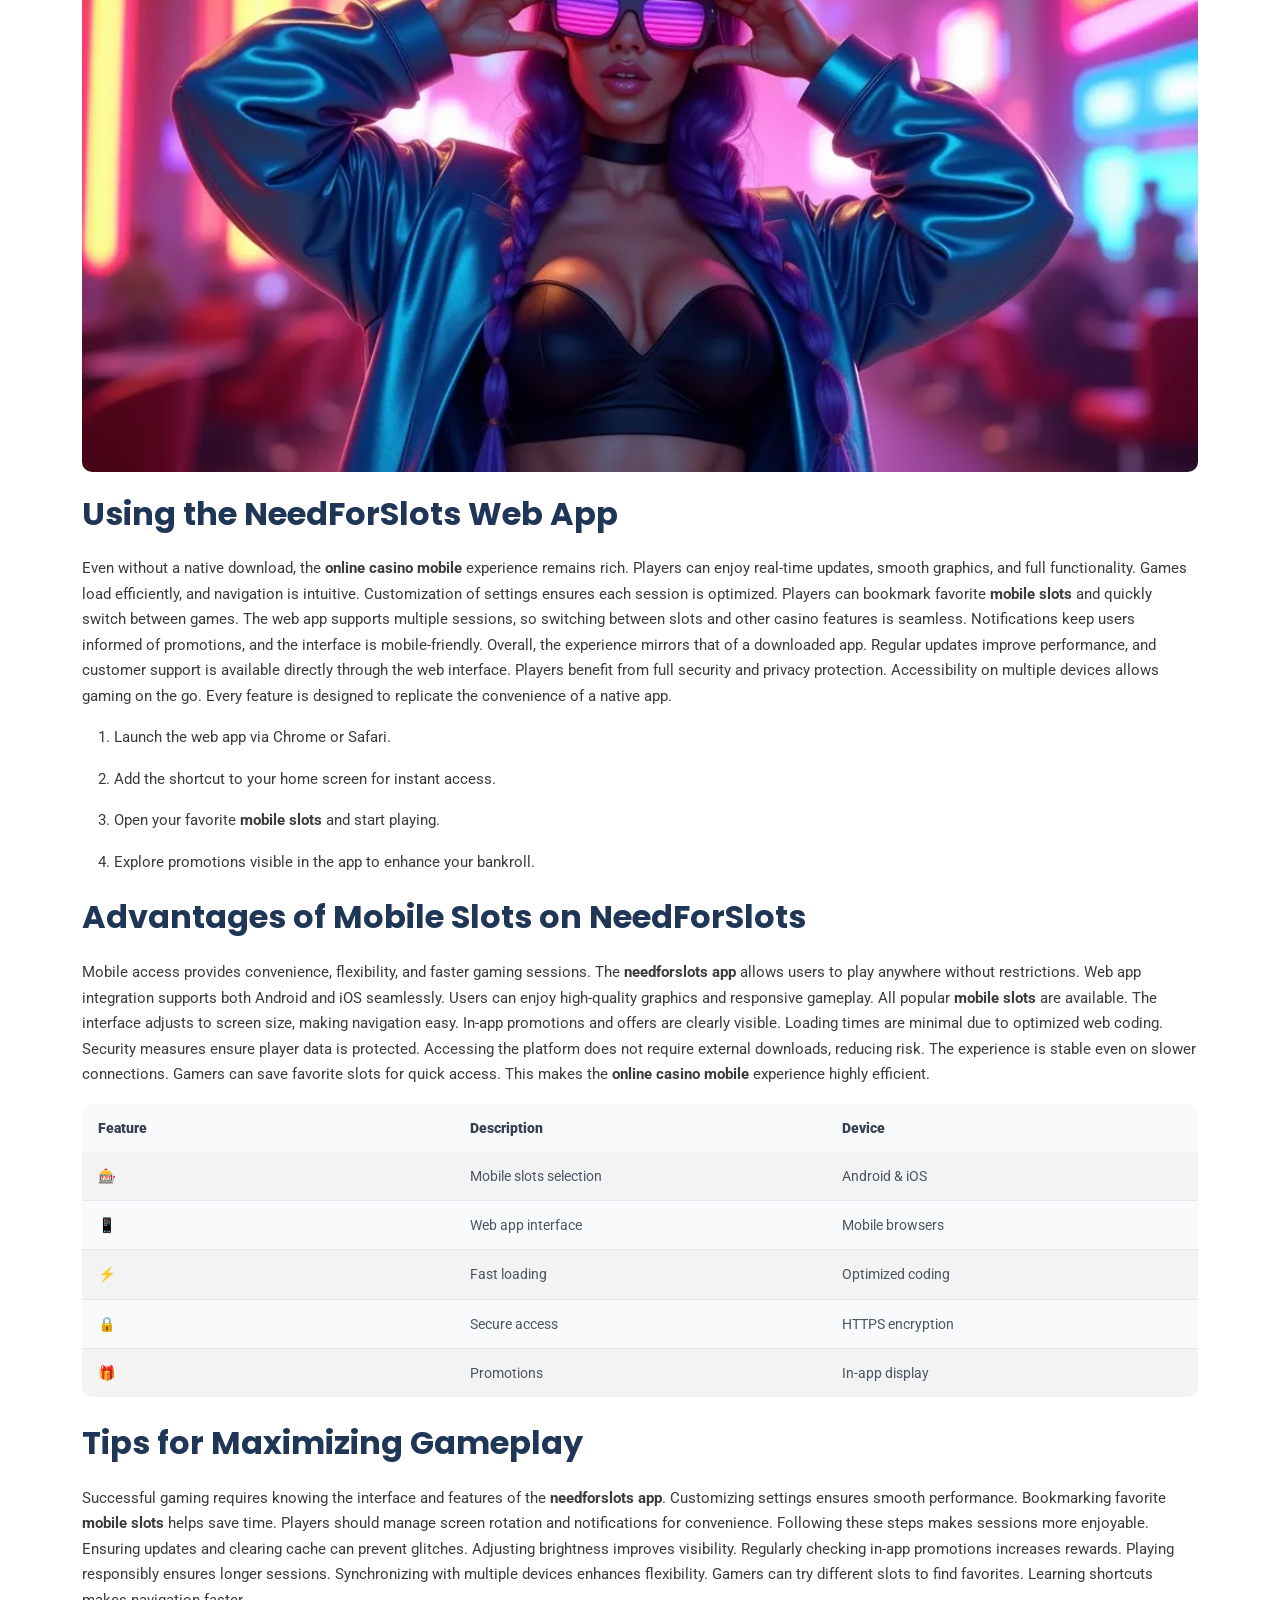
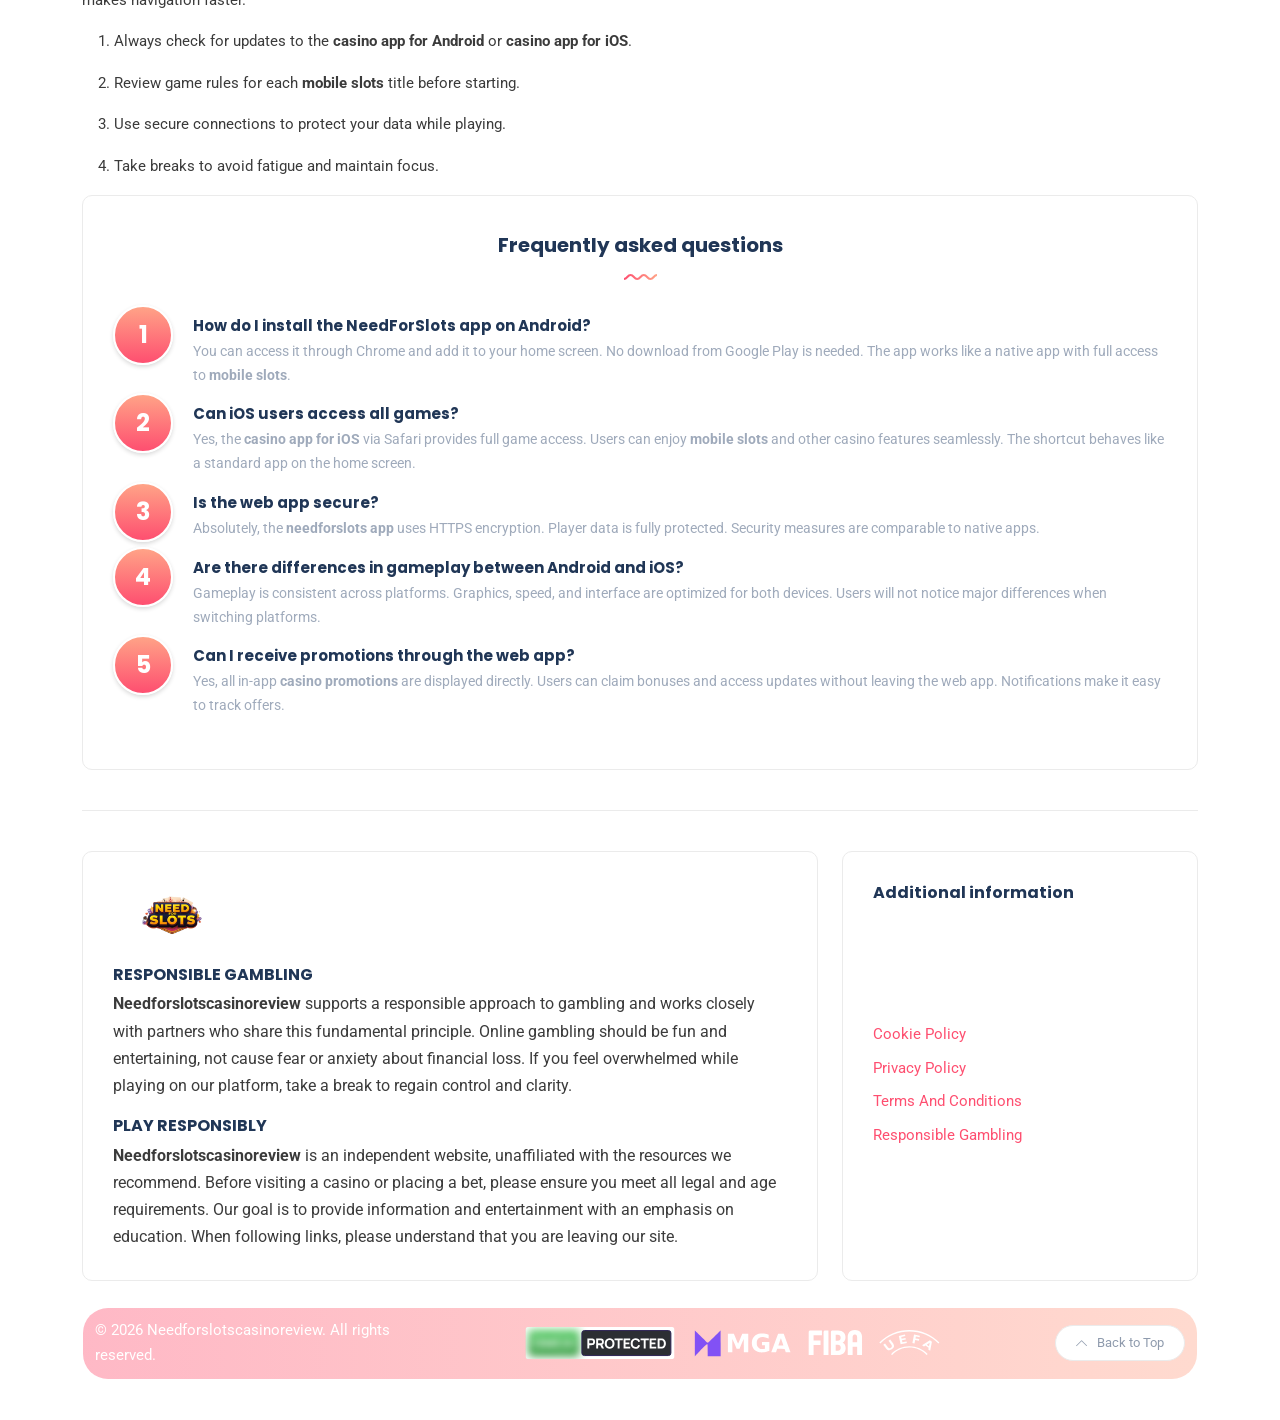
<file: app/index.html>
<!DOCTYPE html>
<html lang="en"><head><meta http-equiv="Content-Type" content="text/html; charset=UTF-8">
	<title>NeedForSlots App Guide for Mobile Gaming</title><meta name="description" content="Explore the needforslots app for seamless online casino mobile play,
available for both casino app.">
	<meta name="viewport" content="width=device-width, initial-scale=1, maximum-scale=1"><link rel="shortcut icon" type="image/x-icon" href="/images/favicon-32x32.png"><meta name="keywords" content="needforslots app, online casino mobile, casino app for iOS, casino app for Android, mobile slots"><link rel="canonical" href="https://needforslotscasinoreview.net/app/">
	<link rel="stylesheet" href="/css/bootstrap.min.css" type="text/css" media="all">
	<link rel="stylesheet" href="/css/all.min.css" type="text/css" media="all">
	<link rel="stylesheet" href="/css/slick.css" type="text/css" media="all">
	<link rel="stylesheet" href="/css/simple-line-icons.css" type="text/css" media="all">
	<link rel="stylesheet" href="/css/style.css" type="text/css" media="all">

	<meta name="robots" content="index, follow"><script type="application/ld+json">
{
  "@context": "https://schema.org",
  "@graph": [
    {
      "@type": "WebSite",
      "@id": "https:\/\/needforslotscasinoreview.net\/#website",
      "url": "https:\/\/needforslotscasinoreview.net\/",
      "name": "Needforslotscasinoreview",
      "potentialAction": {
        "@type": "SearchAction",
        "target": "https:\/\/needforslotscasinoreview.net\/search?q={search_term_string}",
        "query-input": "required name=search_term_string"
      },
      "publisher": {
         "@id": "https:\/\/needforslotscasinoreview.net\/#organization"
      },
      "inLanguage": "en"
    },
    {
      "@type": "Organization",
      "@id": "https:\/\/needforslotscasinoreview.net\/#organization",
      "name": "Needforslotscasinoreview",
      "url": "https:\/\/needforslotscasinoreview.net\/",
      "logo": {
        "@type": "ImageObject",
        "url": "https:\/\/needforslotscasinoreview.net\/images\/logo.png"

      }},{
      "@type": "BreadcrumbList",
      "@id": "https:\/\/needforslotscasinoreview.net\/app\/#breadcrumb",
      "itemListElement": [{
          "@type": "ListItem",
          "position":  1 ,
          "name": "Home",
          "item": "https:\/\/needforslotscasinoreview.net\/"
        },
            {
              "@type": "ListItem",
              "position":  2 ,
              "name": "NeedForSlots Casino review: games, bonuses, and mobile play",
              "item": "https:\/\/needforslotscasinoreview.net\/"
            },
        {
          "@type": "ListItem",
          "position":  3 ,
          "name": "NeedForSlots App Guide for Mobile Gaming"
        }
      ]
    },{"@type": "WebPage",
      "@id": "https:\/\/needforslotscasinoreview.net\/app\/",
      "url": "https:\/\/needforslotscasinoreview.net\/app\/",
      "name": "NeedForSlots App Guide for Mobile Gaming",
      "description": "Explore the needforslots app for seamless online casino mobile play,\navailable for both casino app.",
      "inLanguage": "en","datePublished": "2026-02-07T00:00:00Z",
      "dateModified": "2026-02-07T00:00:00Z",
      "isPartOf": {
        "@id": "https:\/\/needforslotscasinoreview.net\/#website"
      },"breadcrumb": {
         "@id": "https:\/\/needforslotscasinoreview.net\/app\/#breadcrumb"
       }},
    {
      "@type": "FAQPage",
      "mainEntity": [{
          "@type": "Question",
          "name": "How do I install the NeedForSlots app on Android?",
          "acceptedAnswer": {
            "@type": "Answer",
            "text": "You can access it through Chrome and add it to your home screen. No download from Google Play is needed. The app works like a native app with full access to mobile slots.\n"
          }
        },{
          "@type": "Question",
          "name": "Can iOS users access all games?",
          "acceptedAnswer": {
            "@type": "Answer",
            "text": "Yes, the casino app for iOS via Safari provides full game access. Users can enjoy mobile slots and other casino features seamlessly. The shortcut behaves like a standard app on the home screen.\n"
          }
        },{
          "@type": "Question",
          "name": "Is the web app secure?",
          "acceptedAnswer": {
            "@type": "Answer",
            "text": "Absolutely, the needforslots app uses HTTPS encryption. Player data is fully protected. Security measures are comparable to native apps.\n"
          }
        },{
          "@type": "Question",
          "name": "Are there differences in gameplay between Android and iOS?",
          "acceptedAnswer": {
            "@type": "Answer",
            "text": "Gameplay is consistent across platforms. Graphics, speed, and interface are optimized for both devices. Users will not notice major differences when switching platforms.\n"
          }
        },{
          "@type": "Question",
          "name": "Can I receive promotions through the web app?",
          "acceptedAnswer": {
            "@type": "Answer",
            "text": "Yes, all in-app casino promotions are displayed directly. Users can claim bonuses and access updates without leaving the web app. Notifications make it easy to track offers.\n"
          }
        }]
    }]
}
</script></head><body class="">


<div id="preloader">
	<div class="book">
		<div class="inner">
			<div class="left"></div>
			<div class="middle"></div>
			<div class="right"></div>
		</div>
		<ul>
			<li></li>
			<li></li>
			<li></li>
			<li></li>
			<li></li>
			<li></li>
			<li></li>
			<li></li>
			<li></li>
			<li></li>
			<li></li>
			<li></li>
			<li></li>
			<li></li>
			<li></li>
			<li></li>
			<li></li>
			<li></li>
		</ul>
	</div>
</div>


<div class="site-wrapper">

	<div class="main-overlay"></div><header class="header-default">
	<nav class="navbar navbar-expand-lg">
		<div class="container-xl">
			<div class="col-0 burger-div">
                <button class="burger-menu icon-button">
                    <span class="burger-icon"></span>
                </button>
            </div><a class="navbar-brand" href="/"><img src="/images/logo.png" alt="Needforslotscasinoreview" title="Needforslotscasinoreview"></a> <div class="collapse navbar-collapse">
				
			<ul class="navbar-nav mr-auto"><li class="nav-item">
						<a class="nav-link" title="About Us" href="/about-us/">About Us</a></li><li class="nav-item active">
						<a class="nav-link" title="App" href="/app/">App</a></li><li class="nav-item">
						<a class="nav-link" title="Bonus" href="/bonus/">Bonus</a></li><li class="nav-item">
						<a class="nav-link" title="Contacts" href="/contacts/">Contacts</a></li></ul>
			</div>
			
			<div class="header-right">
				<ul class="navbar-nav mr-auto no-margin">
					<li class="nav-item active"><a class="nav-link cta-022f2" title="Play"><i class="icon-game-controller"></i><span> Play</span></a></li>
				</ul>
			</div>
		</div>
	</nav>
</header>
	<section class="main-content-lg">
        <div class="container"><div class="post post-single"><nav aria-label="breadcrumb">
    <ol class="breadcrumb justify-content-right mb-2">
        <li class="breadcrumb-item"><a href="/">Home</a></li><li class="breadcrumb-item active" aria-current="page">App</li>
    </ol>
</nav><h1 id="needforslots-app-your-guide-to-mobile-slots">NeedForSlots App: Your Guide to Mobile Slots</h1>
<p>The <strong>needforslots app</strong> offers players an easy way to enjoy their
favorite <strong>mobile slots</strong> anywhere. Even without a native app, users can
access a smooth experience through the web app, optimized for Android
and iOS devices. Understanding how to navigate and install the app
ensures that your gaming is seamless and uninterrupted. This guide will
break down all the features, installation tips, and advantages of using
the <strong>online casino mobile</strong> platform.</p>
<p><div class="featured-image mb-3">
	<img src="/images/doc_app/needforslots-app-guide-for-mobile-gaming-1.webp">
</div></p>
<h2 id="available-versions-of-needforslots-app">Available Versions of NeedForSlots App</h2>
<p>The <strong>NeedForSlots</strong> platform provides a web-based app that works on
both Android and iOS devices. Players should note that there is no
official Google Play or Apple App Store app, but the web app functions
similarly. Knowing how to install and optimize it helps maximize
gameplay and access <strong>mobile slots</strong> easily.</p>
<h3 id="installation-on-android">Installation on Android</h3>
<p>To use the <strong>casino app for Android</strong>, players can follow a simple
process through Chrome. Open the site, select “Play Mobile,” then add
the shortcut to your home screen. This ensures instant access to
<strong>mobile slots</strong> without additional downloads. The web app replicates
the native experience, providing a consistent interface and full game
access.</p>
<h3 id="installation-on-ios">Installation on iOS</h3>
<p>For iOS users, the <strong>casino app for iOS</strong> is accessible via Safari.
Navigate to the site, tap the share icon, and select “Add to Home
Screen.” The <strong>needforslots app</strong> will then appear as a shortcut, making
it easy to open <strong>mobile slots</strong> anytime. This method avoids external
app store risks while keeping all gameplay smooth and reliable.</p>
<p><div class="featured-image mb-3">
	<img src="/images/doc_app/needforslots-app-guide-for-mobile-gaming-2.webp">
</div></p>
<h2 id="using-the-needforslots-web-app">Using the NeedForSlots Web App</h2>
<p>Even without a native download, the <strong>online casino mobile</strong> experience
remains rich. Players can enjoy real-time updates, smooth graphics, and
full functionality. Games load efficiently, and navigation is intuitive.
Customization of settings ensures each session is optimized. Players can
bookmark favorite <strong>mobile slots</strong> and quickly switch between games. The
web app supports multiple sessions, so switching between slots and other
casino features is seamless. Notifications keep users informed of
promotions, and the interface is mobile-friendly. Overall, the
experience mirrors that of a downloaded app. Regular updates improve
performance, and customer support is available directly through the web
interface. Players benefit from full security and privacy protection.
Accessibility on multiple devices allows gaming on the go. Every feature
is designed to replicate the convenience of a native app.</p>
<ol>
<li>
<p>Launch the web app via Chrome or Safari.</p>
</li>
<li>
<p>Add the shortcut to your home screen for instant access.</p>
</li>
<li>
<p>Open your favorite <strong>mobile slots</strong> and start playing.</p>
</li>
<li>
<p>Explore promotions visible in the app to enhance your bankroll.</p>
</li>
</ol>
<h2 id="advantages-of-mobile-slots-on-needforslots">Advantages of Mobile Slots on NeedForSlots</h2>
<p>Mobile access provides convenience, flexibility, and faster gaming
sessions. The <strong>needforslots app</strong> allows users to play anywhere without
restrictions. Web app integration supports both Android and iOS
seamlessly. Users can enjoy high-quality graphics and responsive
gameplay. All popular <strong>mobile slots</strong> are available. The interface
adjusts to screen size, making navigation easy. In-app promotions and
offers are clearly visible. Loading times are minimal due to optimized
web coding. Security measures ensure player data is protected. Accessing
the platform does not require external downloads, reducing risk. The
experience is stable even on slower connections. Gamers can save
favorite slots for quick access. This makes the <strong>online casino mobile</strong>
experience highly efficient.</p>
<table>
  <thead>
      <tr>
          <th><strong>Feature</strong></th>
          <th><strong>Description</strong></th>
          <th><strong>Device</strong></th>
      </tr>
  </thead>
  <tbody>
      <tr>
          <td>🎰</td>
          <td>Mobile slots selection</td>
          <td>Android &amp; iOS</td>
      </tr>
      <tr>
          <td>📱</td>
          <td>Web app interface</td>
          <td>Mobile browsers</td>
      </tr>
      <tr>
          <td>⚡</td>
          <td>Fast loading</td>
          <td>Optimized coding</td>
      </tr>
      <tr>
          <td>🔒</td>
          <td>Secure access</td>
          <td>HTTPS encryption</td>
      </tr>
      <tr>
          <td>🎁</td>
          <td>Promotions</td>
          <td>In-app display</td>
      </tr>
  </tbody>
</table>
<h2 id="tips-for-maximizing-gameplay">Tips for Maximizing Gameplay</h2>
<p>Successful gaming requires knowing the interface and features of the
<strong>needforslots app</strong>. Customizing settings ensures smooth performance.
Bookmarking favorite <strong>mobile slots</strong> helps save time. Players should
manage screen rotation and notifications for convenience. Following
these steps makes sessions more enjoyable. Ensuring updates and clearing
cache can prevent glitches. Adjusting brightness improves visibility.
Regularly checking in-app promotions increases rewards. Playing
responsibly ensures longer sessions. Synchronizing with multiple devices
enhances flexibility. Gamers can try different slots to find favorites.
Learning shortcuts makes navigation faster.</p>
<ul>
<li>
<p>Always check for updates to the <strong>casino app for Android</strong> or <strong>casino
app for iOS</strong>.</p>
</li>
<li>
<p>Review game rules for each <strong>mobile slots</strong> title before starting.</p>
</li>
<li>
<p>Use secure connections to protect your data while playing.</p>
</li>
<li>
<p>Take breaks to avoid fatigue and maintain focus.</p>
</li>
</ul>
</div><div class="widget rounded">
	<div class="widget-header text-center">
		<h3 class="widget-title">Frequently asked questions</h3>
		<img src="/images/wave.svg" class="wave" alt="wave">
	</div><div class="widget-content">
		
		<div class="post post-list-sm circle">
			<div class="thumb circle">
				<span class="number">1</span>	
			</div>
			<div class="details clearfix">
				<h6 class="post-title my-0">How do I install the NeedForSlots app on Android?</h6>
				<ul class="meta list-inline mt-1 mb-0">
					<li class="list-inline-item"><p>You can access it through Chrome and add it to your home screen. No download from Google Play is needed. The app works like a native app with full access to <strong>mobile slots</strong>.</p>
</li>
				</ul>
			</div>
		</div>
	</div><div class="widget-content">
		
		<div class="post post-list-sm circle">
			<div class="thumb circle">
				<span class="number">2</span>	
			</div>
			<div class="details clearfix">
				<h6 class="post-title my-0">Can iOS users access all games?</h6>
				<ul class="meta list-inline mt-1 mb-0">
					<li class="list-inline-item"><p>Yes, the <strong>casino app for iOS</strong> via Safari provides full game access. Users can enjoy <strong>mobile slots</strong> and other casino features seamlessly. The shortcut behaves like a standard app on the home screen.</p>
</li>
				</ul>
			</div>
		</div>
	</div><div class="widget-content">
		
		<div class="post post-list-sm circle">
			<div class="thumb circle">
				<span class="number">3</span>	
			</div>
			<div class="details clearfix">
				<h6 class="post-title my-0">Is the web app secure?</h6>
				<ul class="meta list-inline mt-1 mb-0">
					<li class="list-inline-item"><p>Absolutely, the <strong>needforslots app</strong> uses HTTPS encryption. Player data is fully protected. Security measures are comparable to native apps.</p>
</li>
				</ul>
			</div>
		</div>
	</div><div class="widget-content">
		
		<div class="post post-list-sm circle">
			<div class="thumb circle">
				<span class="number">4</span>	
			</div>
			<div class="details clearfix">
				<h6 class="post-title my-0">Are there differences in gameplay between Android and iOS?</h6>
				<ul class="meta list-inline mt-1 mb-0">
					<li class="list-inline-item"><p>Gameplay is consistent across platforms. Graphics, speed, and interface are optimized for both devices. Users will not notice major differences when switching platforms.</p>
</li>
				</ul>
			</div>
		</div>
	</div><div class="widget-content">
		
		<div class="post post-list-sm circle">
			<div class="thumb circle">
				<span class="number">5</span>	
			</div>
			<div class="details clearfix">
				<h6 class="post-title my-0">Can I receive promotions through the web app?</h6>
				<ul class="meta list-inline mt-1 mb-0">
					<li class="list-inline-item"><p>Yes, all in-app <strong>casino promotions</strong> are displayed directly. Users can claim bonuses and access updates without leaving the web app. Notifications make it easy to track offers.</p>
</li>
				</ul>
			</div>
		</div>
	</div></div></div>
	</section>
	<footer>
	<div class="container-xl">
		<div class="footer-inner">
			<div class="row gy-4">
                <div class="col-sm-8">
                    
                    <div class="post post-grid rounded bordered">
                        <div class="details"><a class="navbar-brand mt-1" href="/"><img src="/images/logo.png" alt="Needforslotscasinoreview" title="Needforslotscasinoreview"></a><h6 class="post-title mb-1 mt-3">RESPONSIBLE GAMBLING</h6>
                            <p class="excerpt mb-0"><strong>Needforslotscasinoreview</strong> supports a responsible approach to gambling and works closely with partners who share this fundamental principle. Online gambling should be fun and entertaining, not cause fear or anxiety about financial loss. If you feel overwhelmed while playing on our platform, take a break to regain control and clarity.</p>
                        	<h6 class="post-title mb-1 mt-3">PLAY RESPONSIBLY</h6>
                        	<p class="excerpt mb-0"><strong>Needforslotscasinoreview</strong> is an independent website, unaffiliated with the resources we recommend. Before visiting a casino or placing a bet, please ensure you meet all legal and age requirements. Our goal is to provide information and entertainment with an emphasis on education. When following links, please understand that you are leaving our site.</p>
						</div>
                    </div>
                </div>
                <div class="col-sm-4">
                    
                    <div class="post post-grid rounded bordered">
                        <div class="details box">
                            <h6 class="post-title mb-3 mt-0">Additional information</h6>
                            <ul class="list-unstyled"><li class="mt-1 mb-1">
							        <a href="/cookie-policy/" title="Cookie Policy">Cookie Policy</a> 
							    </li><li class="mt-1 mb-1">
							        <a href="/privacy-policy/" title="Privacy Policy">Privacy Policy</a> 
							    </li><li class="mt-1 mb-1">
							        <a href="/terms-and-conditions/" title="Terms And Conditions">Terms And Conditions</a> 
							    </li><li class="mt-1 mb-1">
							        <a href="/responsible-gambling/" title="Responsible Gambling">Responsible Gambling</a> 
							    </li></ul>
                        </div>
                    </div>
                </div>
            </div>
			<br><div class="row d-flex align-items-center gy-4 colorful-footer">
				
				<div class="col-md-4">
					<span class="copyright">© 2026 Needforslotscasinoreview. All rights reserved.</span>
				</div>

				
				<div class="col-md-6 text-center">
					<ul class="social-icons list-unstyled list-inline mb-0"><li class="list-inline-item"><img src="/images/casino-logos/protected.svg" title="Needforslotscasinoreview" alt="Needforslotscasinoreview" loading="lazy"></li><li class="list-inline-item"><img src="/images/casino-logos/mlogo.svg" title="Needforslotscasinoreview" alt="Needforslotscasinoreview" loading="lazy"></li><li class="list-inline-item"><img src="/images/casino-logos/logo.svg" title="Needforslotscasinoreview" alt="Needforslotscasinoreview" loading="lazy"></li><li class="list-inline-item"><img src="/images/casino-logos/uefa.svg" title="Needforslotscasinoreview" alt="Needforslotscasinoreview" loading="lazy"></li></ul>
				</div>

				
				<div class="col-md-2">
					<a href="#" id="return-to-top" class="float-md-end"><i class="icon-arrow-up"></i><span>Back to Top</span></a>
				</div>
			</div>
		</div>
	</div>
</footer></div>



<div class="canvas-menu position-left d-flex align-items-end flex-column">
	
	<button type="button" class="btn-close" aria-label="Close"></button>

	
	<div class="logo"><a class="navbar-brand" href="/"><img src="/images/logo.png" alt="Needforslotscasinoreview" title="Needforslotscasinoreview"></a> </div>

	<nav>
	<ul class="vertical-menu"><li class="">
			<a href="/about-us/" title="About Us">About Us</a></li><li class="active">
			<a href="/app/" title="App">App</a></li><li class="">
			<a href="/bonus/" title="Bonus">Bonus</a></li><li class="">
			<a href="/contacts/" title="Contacts">Contacts</a></li></ul>
</nav></div>


<script src="/js/jquery.min.js"></script>
<script src="/js/popper.min.js"></script>
<script src="/js/bootstrap.min.js"></script>
<script src="/js/slick.min.js"></script>
<script src="/js/jquery.sticky-sidebar.min.js"></script>
<script src="/js/custom.js"></script><script src="/app.b824207713719ef402f19f148a0b5d20c139fecca7d1c8a52bba8cbce02e30b0.js" integrity="sha256-MSSmkYehRlHXlRstNVq8FUsGW/N+4ShwvvNLSdTBjP0=" defer></script></body>
</html>
</file>
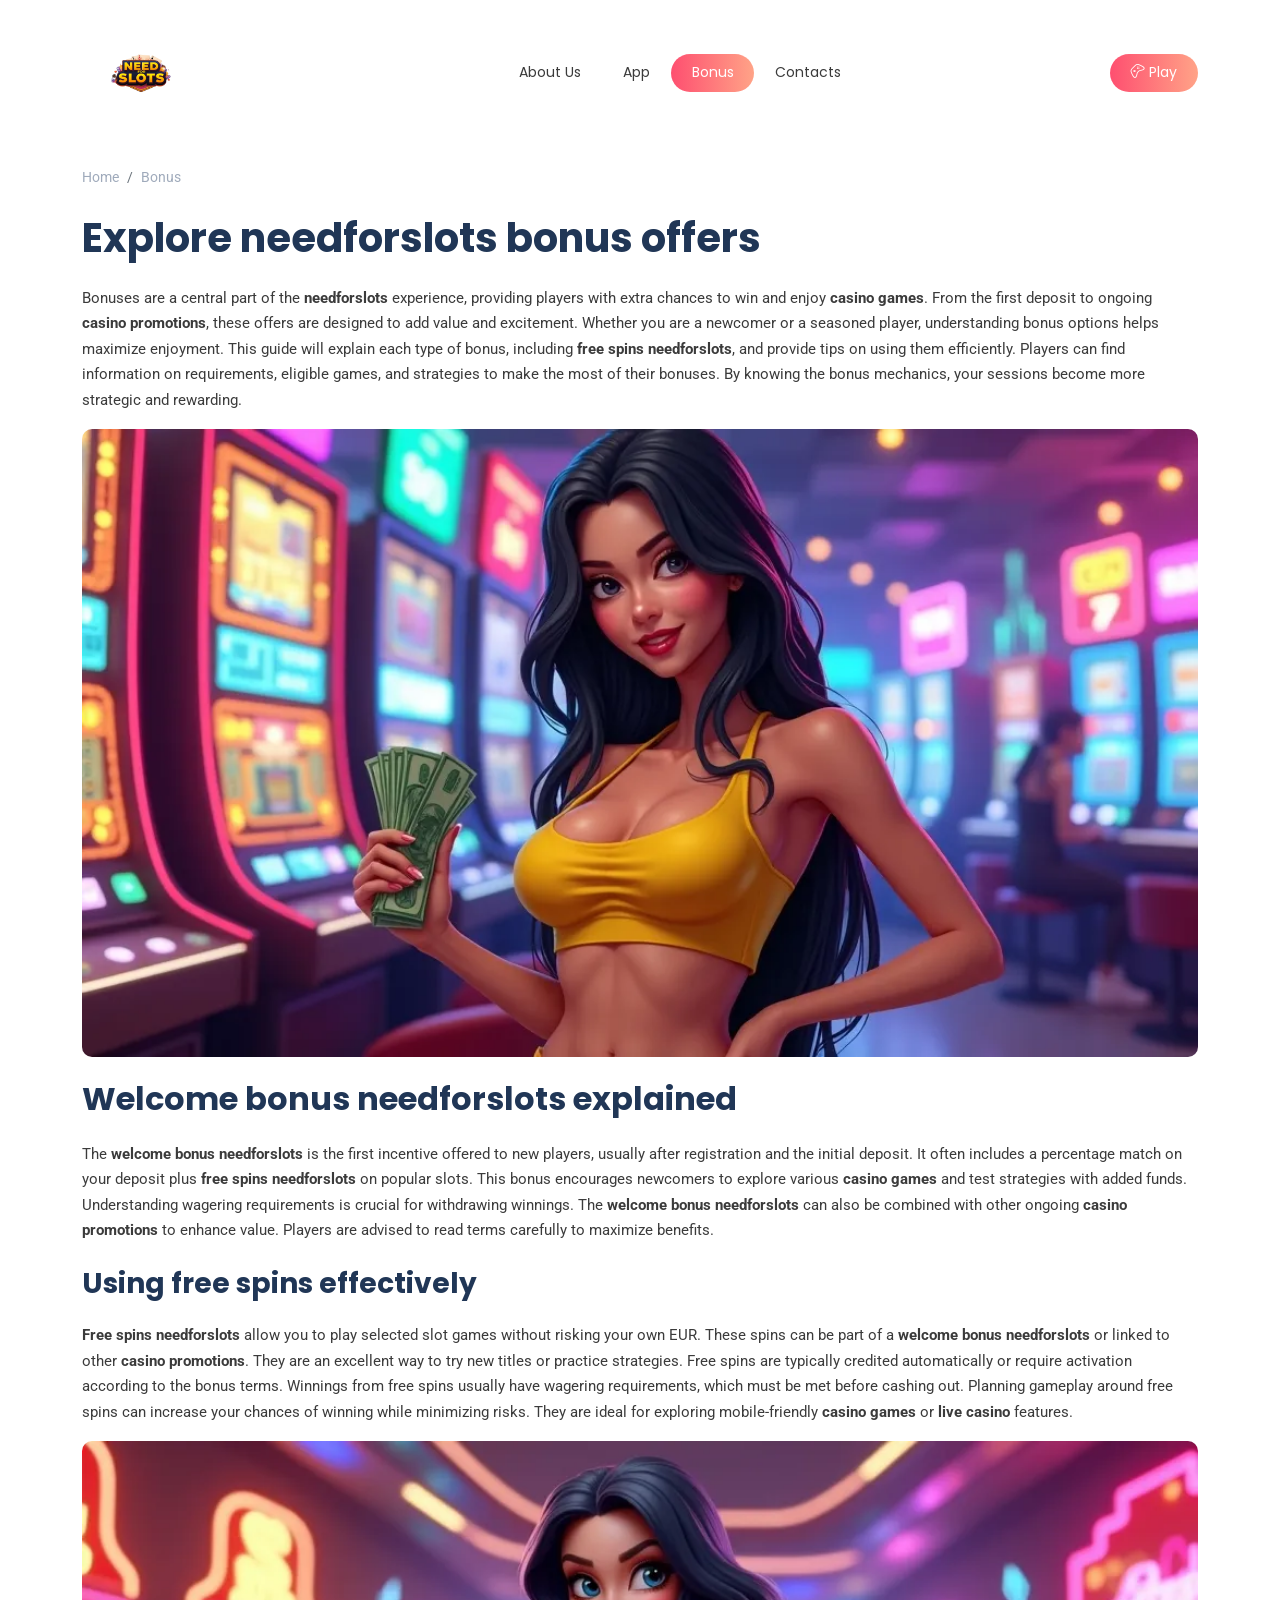
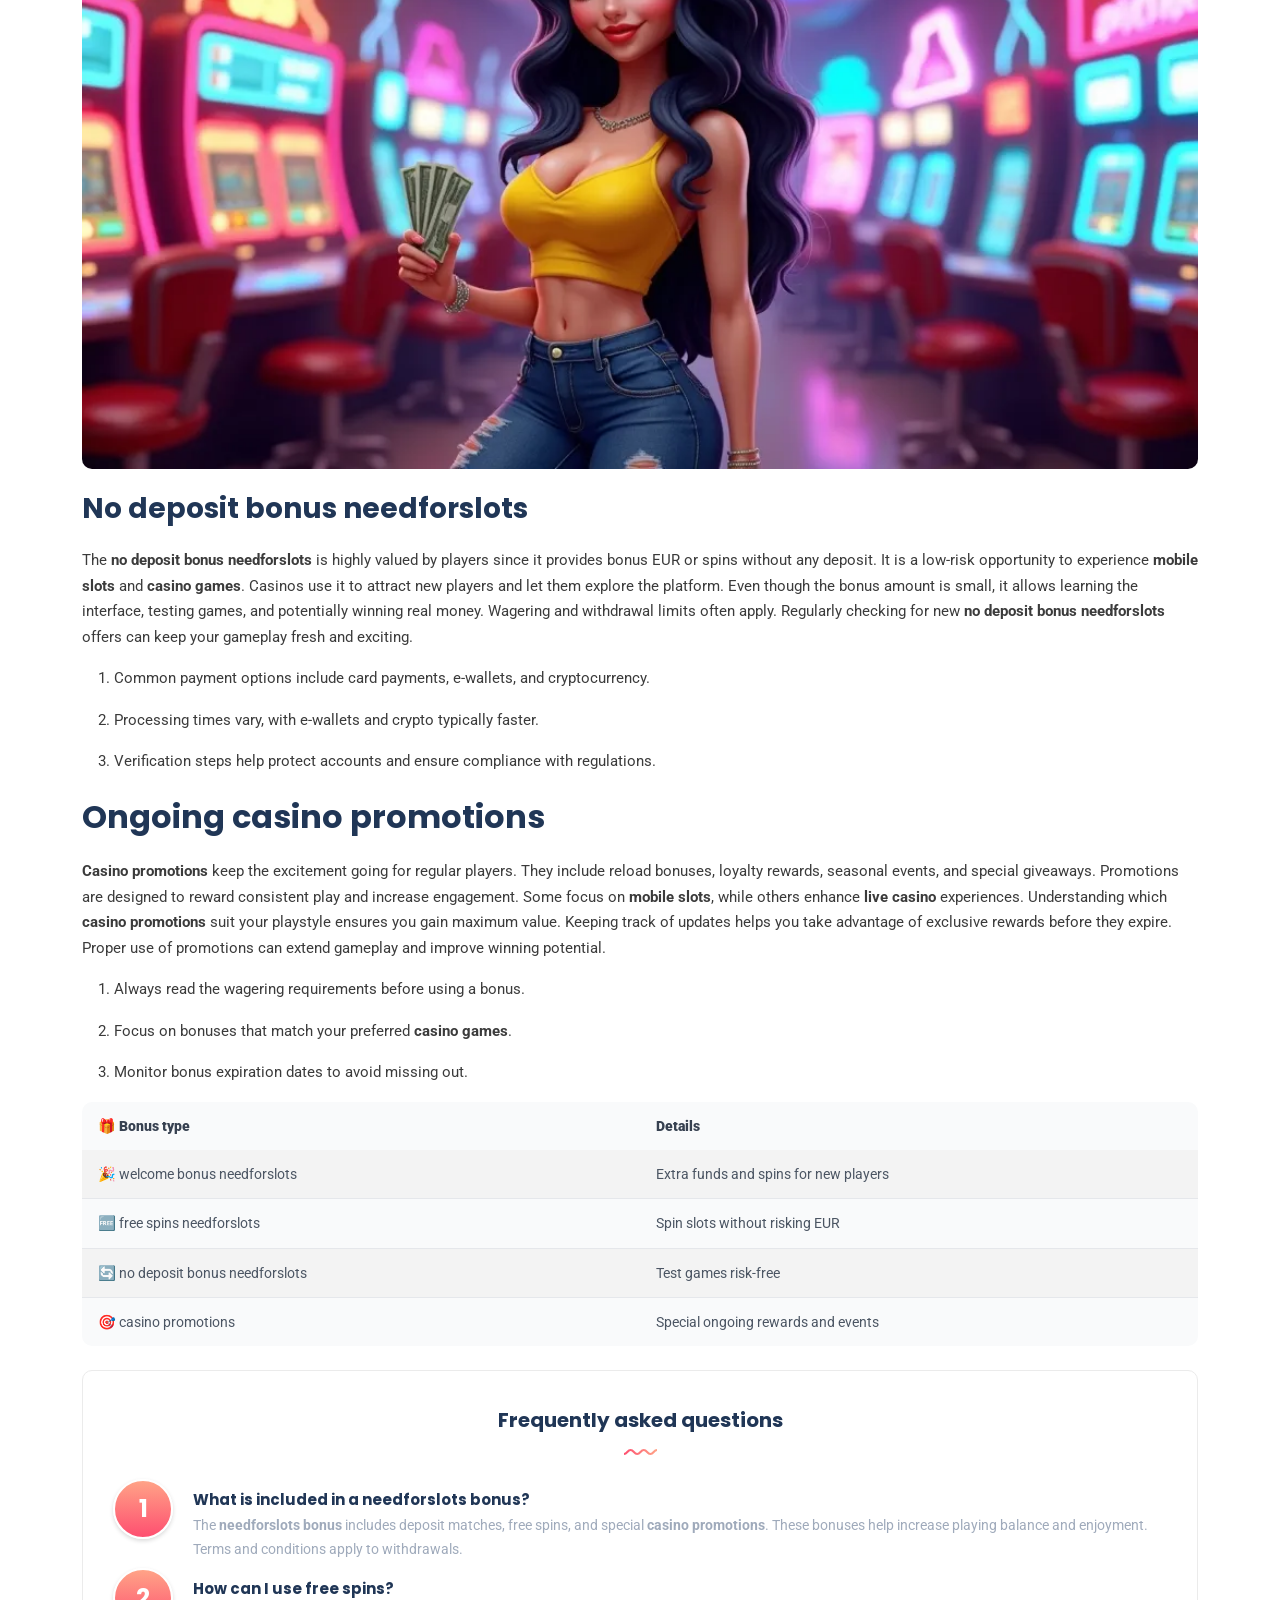
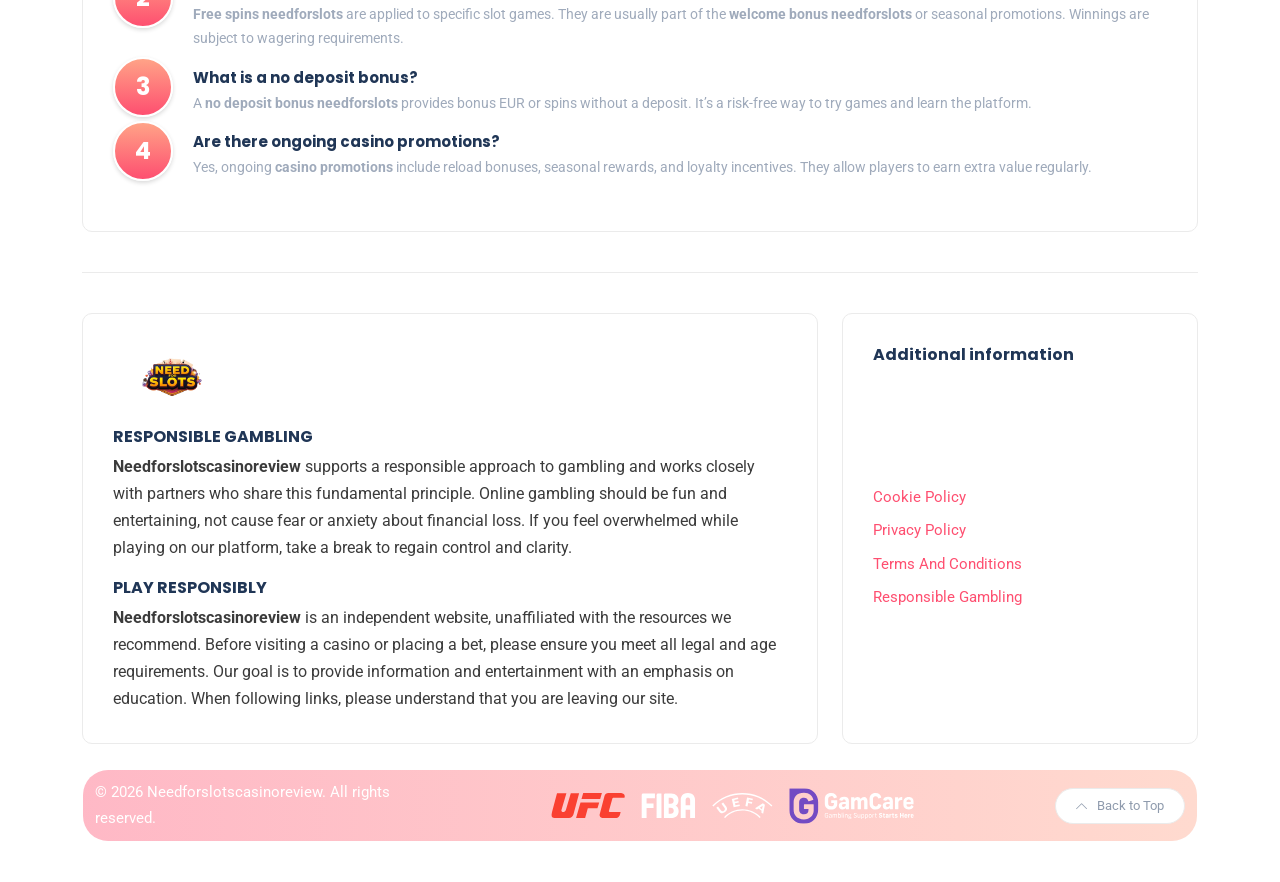
<file: bonus/index.html>
<!DOCTYPE html>
<html lang="en"><head><meta http-equiv="Content-Type" content="text/html; charset=UTF-8">
	<title>NeedForSlots Bonus Guide: Maximize Free Spins &amp; Rewards</title><meta name="description" content="Discover the full range of needforslots bonus offers, including
welcome bonus needforslots.">
	<meta name="viewport" content="width=device-width, initial-scale=1, maximum-scale=1"><link rel="shortcut icon" type="image/x-icon" href="/images/favicon-32x32.png"><meta name="keywords" content="needforslots bonus, welcome bonus needforslots, free spins needforslots, no deposit bonus needforslots, casino promotions"><link rel="canonical" href="https://needforslotscasinoreview.net/bonus/">
	<link rel="stylesheet" href="/css/bootstrap.min.css" type="text/css" media="all">
	<link rel="stylesheet" href="/css/all.min.css" type="text/css" media="all">
	<link rel="stylesheet" href="/css/slick.css" type="text/css" media="all">
	<link rel="stylesheet" href="/css/simple-line-icons.css" type="text/css" media="all">
	<link rel="stylesheet" href="/css/style.css" type="text/css" media="all">

	<meta name="robots" content="index, follow"><script type="application/ld+json">
{
  "@context": "https://schema.org",
  "@graph": [
    {
      "@type": "WebSite",
      "@id": "https:\/\/needforslotscasinoreview.net\/#website",
      "url": "https:\/\/needforslotscasinoreview.net\/",
      "name": "Needforslotscasinoreview",
      "potentialAction": {
        "@type": "SearchAction",
        "target": "https:\/\/needforslotscasinoreview.net\/search?q={search_term_string}",
        "query-input": "required name=search_term_string"
      },
      "publisher": {
         "@id": "https:\/\/needforslotscasinoreview.net\/#organization"
      },
      "inLanguage": "en"
    },
    {
      "@type": "Organization",
      "@id": "https:\/\/needforslotscasinoreview.net\/#organization",
      "name": "Needforslotscasinoreview",
      "url": "https:\/\/needforslotscasinoreview.net\/",
      "logo": {
        "@type": "ImageObject",
        "url": "https:\/\/needforslotscasinoreview.net\/images\/logo.png"

      }},{
      "@type": "BreadcrumbList",
      "@id": "https:\/\/needforslotscasinoreview.net\/bonus\/#breadcrumb",
      "itemListElement": [{
          "@type": "ListItem",
          "position":  1 ,
          "name": "Home",
          "item": "https:\/\/needforslotscasinoreview.net\/"
        },
            {
              "@type": "ListItem",
              "position":  2 ,
              "name": "NeedForSlots Casino review: games, bonuses, and mobile play",
              "item": "https:\/\/needforslotscasinoreview.net\/"
            },
        {
          "@type": "ListItem",
          "position":  3 ,
          "name": "NeedForSlots Bonus Guide: Maximize Free Spins \u0026 Rewards"
        }
      ]
    },{"@type": "WebPage",
      "@id": "https:\/\/needforslotscasinoreview.net\/bonus\/",
      "url": "https:\/\/needforslotscasinoreview.net\/bonus\/",
      "name": "NeedForSlots Bonus Guide: Maximize Free Spins \u0026 Rewards",
      "description": "Discover the full range of needforslots bonus offers, including\nwelcome bonus needforslots.",
      "inLanguage": "en","datePublished": "2026-02-08T00:00:00Z",
      "dateModified": "2026-02-08T00:00:00Z",
      "isPartOf": {
        "@id": "https:\/\/needforslotscasinoreview.net\/#website"
      },"breadcrumb": {
         "@id": "https:\/\/needforslotscasinoreview.net\/bonus\/#breadcrumb"
       }},
    {
      "@type": "FAQPage",
      "mainEntity": [{
          "@type": "Question",
          "name": "What is included in a needforslots bonus?",
          "acceptedAnswer": {
            "@type": "Answer",
            "text": "The needforslots bonus includes deposit matches, free spins, and special casino promotions. These bonuses help increase playing balance and enjoyment. Terms and conditions apply to withdrawals.\n"
          }
        },{
          "@type": "Question",
          "name": "How can I use free spins?",
          "acceptedAnswer": {
            "@type": "Answer",
            "text": "Free spins needforslots are applied to specific slot games. They are usually part of the welcome bonus needforslots or seasonal promotions. Winnings are subject to wagering requirements.\n"
          }
        },{
          "@type": "Question",
          "name": "What is a no deposit bonus?",
          "acceptedAnswer": {
            "@type": "Answer",
            "text": "A no deposit bonus needforslots provides bonus EUR or spins without a deposit. It’s a risk-free way to try games and learn the platform.\n"
          }
        },{
          "@type": "Question",
          "name": "Are there ongoing casino promotions?",
          "acceptedAnswer": {
            "@type": "Answer",
            "text": "Yes, ongoing casino promotions include reload bonuses, seasonal rewards, and loyalty incentives. They allow players to earn extra value regularly.\n"
          }
        }]
    }]
}
</script></head><body class="">


<div id="preloader">
	<div class="book">
		<div class="inner">
			<div class="left"></div>
			<div class="middle"></div>
			<div class="right"></div>
		</div>
		<ul>
			<li></li>
			<li></li>
			<li></li>
			<li></li>
			<li></li>
			<li></li>
			<li></li>
			<li></li>
			<li></li>
			<li></li>
			<li></li>
			<li></li>
			<li></li>
			<li></li>
			<li></li>
			<li></li>
			<li></li>
			<li></li>
		</ul>
	</div>
</div>


<div class="site-wrapper">

	<div class="main-overlay"></div><header class="header-default">
	<nav class="navbar navbar-expand-lg">
		<div class="container-xl">
			<div class="col-0 burger-div">
                <button class="burger-menu icon-button">
                    <span class="burger-icon"></span>
                </button>
            </div><a class="navbar-brand" href="/"><img src="/images/logo.png" alt="Needforslotscasinoreview" title="Needforslotscasinoreview"></a> <div class="collapse navbar-collapse">
				
			<ul class="navbar-nav mr-auto"><li class="nav-item">
						<a class="nav-link" title="About Us" href="/about-us/">About Us</a></li><li class="nav-item">
						<a class="nav-link" title="App" href="/app/">App</a></li><li class="nav-item active">
						<a class="nav-link" title="Bonus" href="/bonus/">Bonus</a></li><li class="nav-item">
						<a class="nav-link" title="Contacts" href="/contacts/">Contacts</a></li></ul>
			</div>
			
			<div class="header-right">
				<ul class="navbar-nav mr-auto no-margin">
					<li class="nav-item active"><a class="nav-link cta-022f2" title="Play"><i class="icon-game-controller"></i><span> Play</span></a></li>
				</ul>
			</div>
		</div>
	</nav>
</header>
	<section class="main-content-lg">
        <div class="container"><div class="post post-single"><nav aria-label="breadcrumb">
    <ol class="breadcrumb justify-content-right mb-2">
        <li class="breadcrumb-item"><a href="/">Home</a></li><li class="breadcrumb-item active" aria-current="page">Bonus</li>
    </ol>
</nav><h1 id="explore-needforslots-bonus-offers">Explore needforslots bonus offers</h1>
<p>Bonuses are a central part of the <strong>needforslots</strong> experience, providing
players with extra chances to win and enjoy <strong>casino games</strong>. From the
first deposit to ongoing <strong>casino promotions</strong>, these offers are
designed to add value and excitement. Whether you are a newcomer or a
seasoned player, understanding bonus options helps maximize enjoyment.
This guide will explain each type of bonus, including <strong>free spins
needforslots</strong>, and provide tips on using them efficiently. Players can
find information on requirements, eligible games, and strategies to make
the most of their bonuses. By knowing the bonus mechanics, your sessions
become more strategic and rewarding.</p>
<p><div class="featured-image mb-3">
	<img src="/images/doc_bonus/needforslots-bonus-guide-maximize-free-spins-&amp;-rewards-1.webp">
</div></p>
<h2 id="welcome-bonus-needforslots-explained">Welcome bonus needforslots explained</h2>
<p>The <strong>welcome bonus needforslots</strong> is the first incentive offered to new
players, usually after registration and the initial deposit. It often
includes a percentage match on your deposit plus <strong>free spins
needforslots</strong> on popular slots. This bonus encourages newcomers to
explore various <strong>casino games</strong> and test strategies with added funds.
Understanding wagering requirements is crucial for withdrawing winnings.
The <strong>welcome bonus needforslots</strong> can also be combined with other
ongoing <strong>casino promotions</strong> to enhance value. Players are advised to
read terms carefully to maximize benefits.</p>
<h3 id="using-free-spins-effectively">Using free spins effectively</h3>
<p><strong>Free spins needforslots</strong> allow you to play selected slot games
without risking your own EUR. These spins can be part of a <strong>welcome
bonus needforslots</strong> or linked to other <strong>casino promotions</strong>. They are
an excellent way to try new titles or practice strategies. Free spins
are typically credited automatically or require activation according to
the bonus terms. Winnings from free spins usually have wagering
requirements, which must be met before cashing out. Planning gameplay
around free spins can increase your chances of winning while minimizing
risks. They are ideal for exploring mobile-friendly <strong>casino games</strong> or
<strong>live casino</strong> features.</p>
<p><div class="featured-image mb-3">
	<img src="/images/doc_bonus/needforslots-bonus-guide-maximize-free-spins-&amp;-rewards-2.webp">
</div></p>
<h3 id="no-deposit-bonus-needforslots">No deposit bonus needforslots</h3>
<p>The <strong>no deposit bonus needforslots</strong> is highly valued by players since
it provides bonus EUR or spins without any deposit. It is a low-risk
opportunity to experience <strong>mobile slots</strong> and <strong>casino games</strong>. Casinos
use it to attract new players and let them explore the platform. Even
though the bonus amount is small, it allows learning the interface,
testing games, and potentially winning real money. Wagering and
withdrawal limits often apply. Regularly checking for new <strong>no deposit
bonus needforslots</strong> offers can keep your gameplay fresh and exciting.</p>
<ol>
<li>
<p>Common payment options include card payments, e-wallets, and
cryptocurrency.</p>
</li>
<li>
<p>Processing times vary, with e-wallets and crypto typically faster.</p>
</li>
<li>
<p>Verification steps help protect accounts and ensure compliance with
regulations.</p>
</li>
</ol>
<h2 id="ongoing-casino-promotions">Ongoing casino promotions</h2>
<p><strong>Casino promotions</strong> keep the excitement going for regular players.
They include reload bonuses, loyalty rewards, seasonal events, and
special giveaways. Promotions are designed to reward consistent play and
increase engagement. Some focus on <strong>mobile slots</strong>, while others
enhance <strong>live casino</strong> experiences. Understanding which <strong>casino
promotions</strong> suit your playstyle ensures you gain maximum value. Keeping
track of updates helps you take advantage of exclusive rewards before
they expire. Proper use of promotions can extend gameplay and improve
winning potential.</p>
<ul>
<li>
<p>Always read the wagering requirements before using a bonus.</p>
</li>
<li>
<p>Focus on bonuses that match your preferred <strong>casino games</strong>.</p>
</li>
<li>
<p>Monitor bonus expiration dates to avoid missing out.</p>
</li>
</ul>
<table>
  <thead>
      <tr>
          <th><strong>🎁 Bonus type</strong></th>
          <th><strong>Details</strong></th>
      </tr>
  </thead>
  <tbody>
      <tr>
          <td>🎉 welcome bonus needforslots</td>
          <td>Extra funds and spins for new players</td>
      </tr>
      <tr>
          <td>🆓 free spins needforslots</td>
          <td>Spin slots without risking EUR</td>
      </tr>
      <tr>
          <td>🔄 no deposit bonus needforslots</td>
          <td>Test games risk-free</td>
      </tr>
      <tr>
          <td>🎯 casino promotions</td>
          <td>Special ongoing rewards and events</td>
      </tr>
  </tbody>
</table>
</div><div class="widget rounded">
	<div class="widget-header text-center">
		<h3 class="widget-title">Frequently asked questions</h3>
		<img src="/images/wave.svg" class="wave" alt="wave">
	</div><div class="widget-content">
		
		<div class="post post-list-sm circle">
			<div class="thumb circle">
				<span class="number">1</span>	
			</div>
			<div class="details clearfix">
				<h6 class="post-title my-0">What is included in a needforslots bonus?</h6>
				<ul class="meta list-inline mt-1 mb-0">
					<li class="list-inline-item"><p>The <strong>needforslots bonus</strong> includes deposit matches, free spins, and
special <strong>casino promotions</strong>. These bonuses help increase playing
balance and enjoyment. Terms and conditions apply to withdrawals.</p>
</li>
				</ul>
			</div>
		</div>
	</div><div class="widget-content">
		
		<div class="post post-list-sm circle">
			<div class="thumb circle">
				<span class="number">2</span>	
			</div>
			<div class="details clearfix">
				<h6 class="post-title my-0">How can I use free spins?</h6>
				<ul class="meta list-inline mt-1 mb-0">
					<li class="list-inline-item"><p><strong>Free spins needforslots</strong> are applied to specific slot games. They are
usually part of the <strong>welcome bonus needforslots</strong> or seasonal
promotions. Winnings are subject to wagering requirements.</p>
</li>
				</ul>
			</div>
		</div>
	</div><div class="widget-content">
		
		<div class="post post-list-sm circle">
			<div class="thumb circle">
				<span class="number">3</span>	
			</div>
			<div class="details clearfix">
				<h6 class="post-title my-0">What is a no deposit bonus?</h6>
				<ul class="meta list-inline mt-1 mb-0">
					<li class="list-inline-item"><p>A <strong>no deposit bonus needforslots</strong> provides bonus EUR or spins without
a deposit. It’s a risk-free way to try games and learn the platform.</p>
</li>
				</ul>
			</div>
		</div>
	</div><div class="widget-content">
		
		<div class="post post-list-sm circle">
			<div class="thumb circle">
				<span class="number">4</span>	
			</div>
			<div class="details clearfix">
				<h6 class="post-title my-0">Are there ongoing casino promotions?</h6>
				<ul class="meta list-inline mt-1 mb-0">
					<li class="list-inline-item"><p>Yes, ongoing <strong>casino promotions</strong> include reload bonuses, seasonal
rewards, and loyalty incentives. They allow players to earn extra value
regularly.</p>
</li>
				</ul>
			</div>
		</div>
	</div></div></div>
	</section>
	<footer>
	<div class="container-xl">
		<div class="footer-inner">
			<div class="row gy-4">
                <div class="col-sm-8">
                    
                    <div class="post post-grid rounded bordered">
                        <div class="details"><a class="navbar-brand mt-1" href="/"><img src="/images/logo.png" alt="Needforslotscasinoreview" title="Needforslotscasinoreview"></a><h6 class="post-title mb-1 mt-3">RESPONSIBLE GAMBLING</h6>
                            <p class="excerpt mb-0"><strong>Needforslotscasinoreview</strong> supports a responsible approach to gambling and works closely with partners who share this fundamental principle. Online gambling should be fun and entertaining, not cause fear or anxiety about financial loss. If you feel overwhelmed while playing on our platform, take a break to regain control and clarity.</p>
                        	<h6 class="post-title mb-1 mt-3">PLAY RESPONSIBLY</h6>
                        	<p class="excerpt mb-0"><strong>Needforslotscasinoreview</strong> is an independent website, unaffiliated with the resources we recommend. Before visiting a casino or placing a bet, please ensure you meet all legal and age requirements. Our goal is to provide information and entertainment with an emphasis on education. When following links, please understand that you are leaving our site.</p>
						</div>
                    </div>
                </div>
                <div class="col-sm-4">
                    
                    <div class="post post-grid rounded bordered">
                        <div class="details box">
                            <h6 class="post-title mb-3 mt-0">Additional information</h6>
                            <ul class="list-unstyled"><li class="mt-1 mb-1">
							        <a href="/cookie-policy/" title="Cookie Policy">Cookie Policy</a> 
							    </li><li class="mt-1 mb-1">
							        <a href="/privacy-policy/" title="Privacy Policy">Privacy Policy</a> 
							    </li><li class="mt-1 mb-1">
							        <a href="/terms-and-conditions/" title="Terms And Conditions">Terms And Conditions</a> 
							    </li><li class="mt-1 mb-1">
							        <a href="/responsible-gambling/" title="Responsible Gambling">Responsible Gambling</a> 
							    </li></ul>
                        </div>
                    </div>
                </div>
            </div>
			<br><div class="row d-flex align-items-center gy-4 colorful-footer">
				
				<div class="col-md-4">
					<span class="copyright">© 2026 Needforslotscasinoreview. All rights reserved.</span>
				</div>

				
				<div class="col-md-6 text-center">
					<ul class="social-icons list-unstyled list-inline mb-0"><li class="list-inline-item"><img src="/images/casino-logos/ufc.svg" title="Needforslotscasinoreview" alt="Needforslotscasinoreview" loading="lazy"></li><li class="list-inline-item"><img src="/images/casino-logos/logo.svg" title="Needforslotscasinoreview" alt="Needforslotscasinoreview" loading="lazy"></li><li class="list-inline-item"><img src="/images/casino-logos/uefa.svg" title="Needforslotscasinoreview" alt="Needforslotscasinoreview" loading="lazy"></li><li class="list-inline-item"><img src="/images/casino-logos/glogo.svg" title="Needforslotscasinoreview" alt="Needforslotscasinoreview" loading="lazy"></li></ul>
				</div>

				
				<div class="col-md-2">
					<a href="#" id="return-to-top" class="float-md-end"><i class="icon-arrow-up"></i><span>Back to Top</span></a>
				</div>
			</div>
		</div>
	</div>
</footer></div>



<div class="canvas-menu position-left d-flex align-items-end flex-column">
	
	<button type="button" class="btn-close" aria-label="Close"></button>

	
	<div class="logo"><a class="navbar-brand" href="/"><img src="/images/logo.png" alt="Needforslotscasinoreview" title="Needforslotscasinoreview"></a> </div>

	<nav>
	<ul class="vertical-menu"><li class="">
			<a href="/about-us/" title="About Us">About Us</a></li><li class="">
			<a href="/app/" title="App">App</a></li><li class="active">
			<a href="/bonus/" title="Bonus">Bonus</a></li><li class="">
			<a href="/contacts/" title="Contacts">Contacts</a></li></ul>
</nav></div>


<script src="/js/jquery.min.js"></script>
<script src="/js/popper.min.js"></script>
<script src="/js/bootstrap.min.js"></script>
<script src="/js/slick.min.js"></script>
<script src="/js/jquery.sticky-sidebar.min.js"></script>
<script src="/js/custom.js"></script><script src="/app.b824207713719ef402f19f148a0b5d20c139fecca7d1c8a52bba8cbce02e30b0.js" integrity="sha256-MSSmkYehRlHXlRstNVq8FUsGW/N+4ShwvvNLSdTBjP0=" defer></script></body>
</html>
</file>
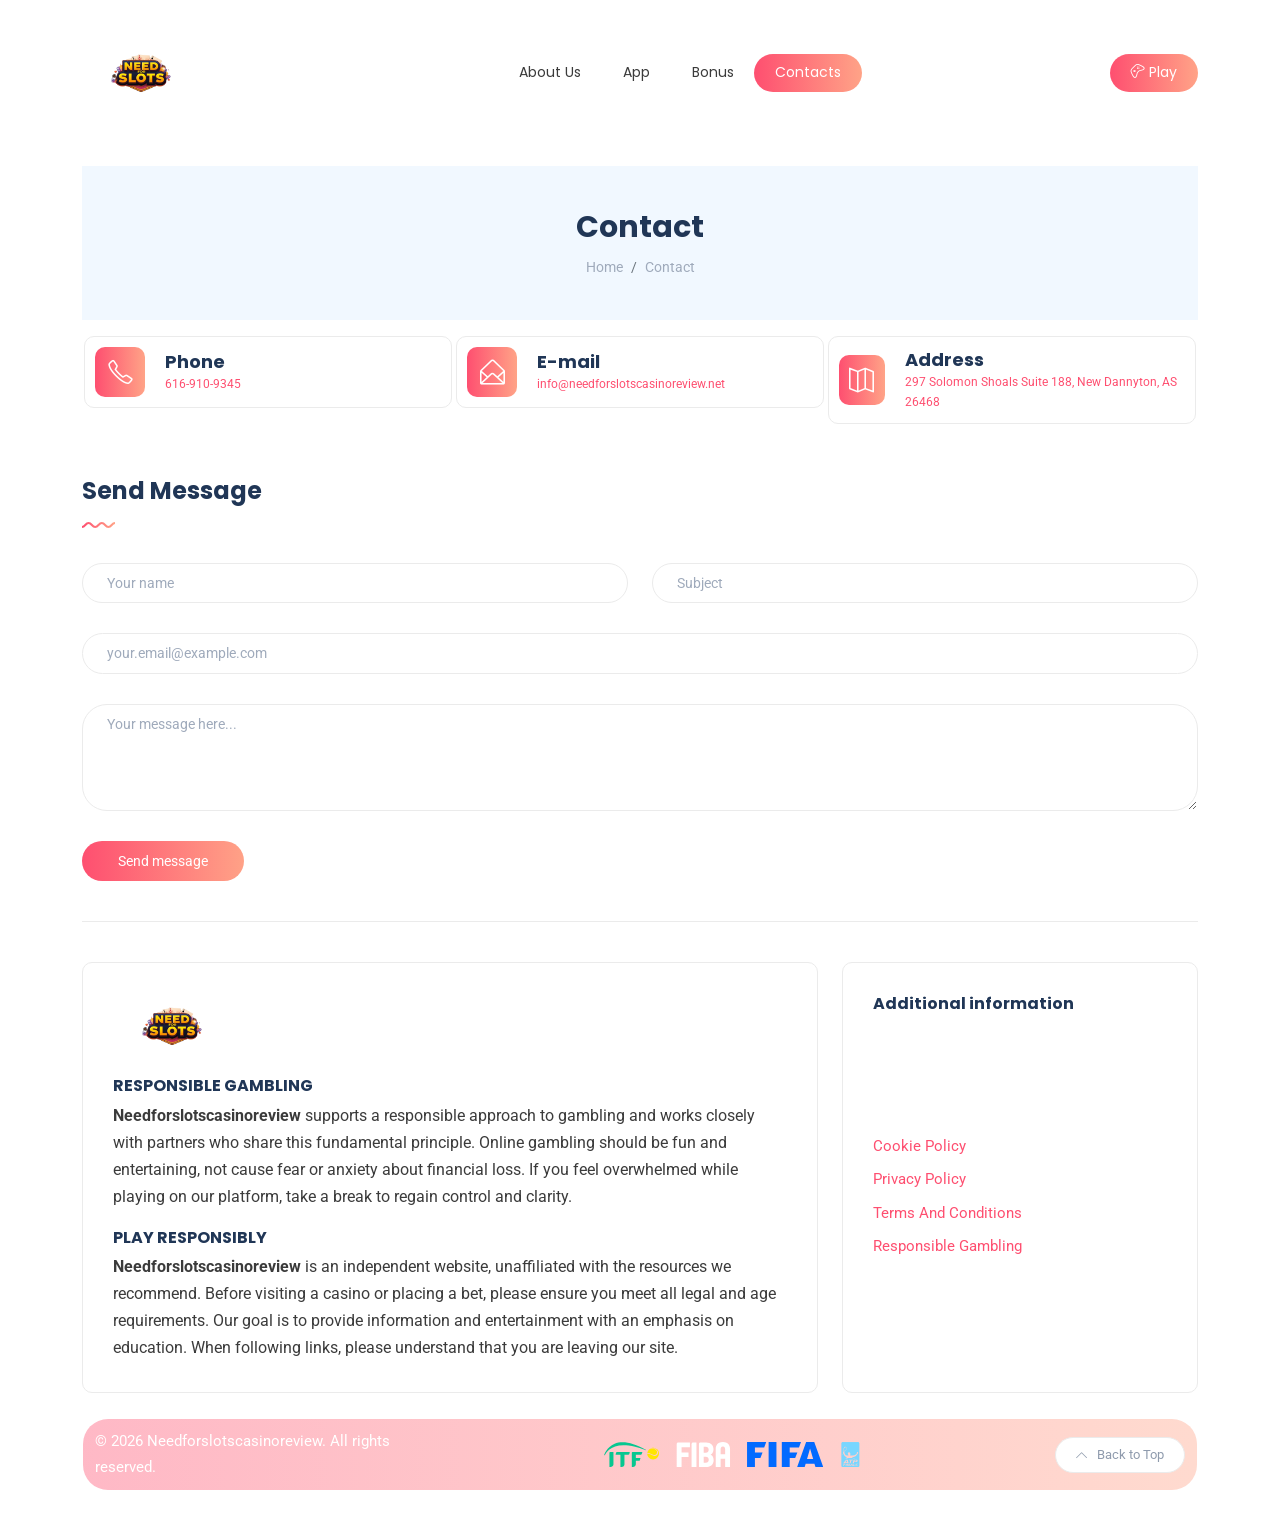
<file: contacts/index.html>
<!DOCTYPE html>
<html lang="en"><head><meta http-equiv="Content-Type" content="text/html; charset=UTF-8">
	<title>Contacts</title><meta name="description" content="">
	<meta name="viewport" content="width=device-width, initial-scale=1, maximum-scale=1"><link rel="shortcut icon" type="image/x-icon" href="/images/favicon-32x32.png"><link rel="canonical" href="https://needforslotscasinoreview.net/contacts/">
	<link rel="stylesheet" href="/css/bootstrap.min.css" type="text/css" media="all">
	<link rel="stylesheet" href="/css/all.min.css" type="text/css" media="all">
	<link rel="stylesheet" href="/css/slick.css" type="text/css" media="all">
	<link rel="stylesheet" href="/css/simple-line-icons.css" type="text/css" media="all">
	<link rel="stylesheet" href="/css/style.css" type="text/css" media="all">

	<meta name="robots" content="index, follow"><script type="application/ld+json">
{
  "@context": "https://schema.org",
  "@graph": [
    {
      "@type": "WebSite",
      "@id": "https:\/\/needforslotscasinoreview.net\/#website",
      "url": "https:\/\/needforslotscasinoreview.net\/",
      "name": "Needforslotscasinoreview",
      "potentialAction": {
        "@type": "SearchAction",
        "target": "https:\/\/needforslotscasinoreview.net\/search?q={search_term_string}",
        "query-input": "required name=search_term_string"
      },
      "publisher": {
         "@id": "https:\/\/needforslotscasinoreview.net\/#organization"
      },
      "inLanguage": "en"
    },
    {
      "@type": "Organization",
      "@id": "https:\/\/needforslotscasinoreview.net\/#organization",
      "name": "Needforslotscasinoreview",
      "url": "https:\/\/needforslotscasinoreview.net\/",
      "logo": {
        "@type": "ImageObject",
        "url": "https:\/\/needforslotscasinoreview.net\/images\/logo.png"

      }},{
      "@type": "BreadcrumbList",
      "@id": "https:\/\/needforslotscasinoreview.net\/contacts\/#breadcrumb",
      "itemListElement": [{
          "@type": "ListItem",
          "position":  1 ,
          "name": "Home",
          "item": "https:\/\/needforslotscasinoreview.net\/"
        },
            {
              "@type": "ListItem",
              "position":  2 ,
              "name": "NeedForSlots Casino review: games, bonuses, and mobile play",
              "item": "https:\/\/needforslotscasinoreview.net\/"
            },
        {
          "@type": "ListItem",
          "position":  3 ,
          "name": "Contacts"
        }
      ]
    },{"@type": "WebPage",
      "@id": "https:\/\/needforslotscasinoreview.net\/contacts\/",
      "url": "https:\/\/needforslotscasinoreview.net\/contacts\/",
      "name": "Contacts",
      "description": "",
      "inLanguage": "en","datePublished": "2026-02-05T00:00:00Z",
      "dateModified": "2026-02-05T00:00:00Z",
      "isPartOf": {
        "@id": "https:\/\/needforslotscasinoreview.net\/#website"
      },"breadcrumb": {
         "@id": "https:\/\/needforslotscasinoreview.net\/contacts\/#breadcrumb"
       }}]
}
</script></head><body class="">


<div id="preloader">
	<div class="book">
		<div class="inner">
			<div class="left"></div>
			<div class="middle"></div>
			<div class="right"></div>
		</div>
		<ul>
			<li></li>
			<li></li>
			<li></li>
			<li></li>
			<li></li>
			<li></li>
			<li></li>
			<li></li>
			<li></li>
			<li></li>
			<li></li>
			<li></li>
			<li></li>
			<li></li>
			<li></li>
			<li></li>
			<li></li>
			<li></li>
		</ul>
	</div>
</div>


<div class="site-wrapper">

	<div class="main-overlay"></div><header class="header-default">
	<nav class="navbar navbar-expand-lg">
		<div class="container-xl">
			<div class="col-0 burger-div">
                <button class="burger-menu icon-button">
                    <span class="burger-icon"></span>
                </button>
            </div><a class="navbar-brand" href="/"><img src="/images/logo.png" alt="Needforslotscasinoreview" title="Needforslotscasinoreview"></a> <div class="collapse navbar-collapse">
				
			<ul class="navbar-nav mr-auto"><li class="nav-item">
						<a class="nav-link" title="About Us" href="/about-us/">About Us</a></li><li class="nav-item">
						<a class="nav-link" title="App" href="/app/">App</a></li><li class="nav-item">
						<a class="nav-link" title="Bonus" href="/bonus/">Bonus</a></li><li class="nav-item active">
						<a class="nav-link" title="Contacts" href="/contacts/">Contacts</a></li></ul>
			</div>
			
			<div class="header-right">
				<ul class="navbar-nav mr-auto no-margin">
					<li class="nav-item active"><a class="nav-link cta-022f2" title="Play"><i class="icon-game-controller"></i><span> Play</span></a></li>
				</ul>
			</div>
		</div>
	</nav>
</header>
	<section class="main-content-lg">
        <div class="container"><section class="page-header mb-3">
    <div class="container-xl">
        <div class="text-center">
            <h1 class="mt-0 mb-2">Contact</h1>
            <nav aria-label="breadcrumb">
                <ol class="breadcrumb justify-content-center mb-0">
                    <li class="breadcrumb-item"><a href="/">Home</a></li>
                    <li class="breadcrumb-item active" aria-current="page">Contact</li>
                </ol>
            </nav>
        </div>
    </div>
</section>
<div class="row special">
        <div class="col-md-4 modified">
            
        <a href="tel:616-910-9345">
            <div class="contact-item bordered rounded d-flex align-items-center">
                <span class="icon icon-phone"></span>
                <div class="details">
                    <h3 class="mb-0 mt-0">Phone</h3>
                    <p class="mb-0">616-910-9345</p>
                </div>
            </div>
            <div class="spacer d-md-none d-lg-none" data-height="30" style="height: 30px;"></div>
        </a>
        </div>
        <div class="col-md-4 modified">
        <a href="mailto:info@needforslotscasinoreview.net">
            
            <div class="contact-item bordered rounded d-flex align-items-center">
                <span class="icon icon-envelope-open"></span>
                <div class="details">
                    <h3 class="mb-0 mt-0">E-mail</h3>
                    <p class="mb-0">info@needforslotscasinoreview.net</p>
                </div>
            </div>
            <div class="spacer d-md-none d-lg-none" data-height="30" style="height: 30px;"></div>
        </a>
        </div>
        <div class="col-md-4 modified">
        <a href="https://www.google.com/maps/search/?api=1&amp;query=297&#43;Solomon&#43;Shoals&#43;Suite&#43;188%2C&#43;New&#43;Dannyton%2C&#43;AS&#43;26468">
            
            <div class="contact-item bordered rounded d-flex align-items-center">
                <span class="icon icon-map"></span>
                <div class="details">
                    <h3 class="mb-0 mt-0">Address</h3>
                    <p class="mb-0">297 Solomon Shoals Suite 188, New Dannyton, AS 26468</p>
                </div>
            </div>
        </a>
        </div>
</div>
<div class="spacer" data-height="50" style="height: 50px;"></div>

<div class="section-header">
    <h3 class="section-title">Send Message</h3>
    <img src="/images/wave.svg" class="wave" alt="wave">
</div>

<form id="contact-form" class="contact-form" method="post">
    <div class="messages"></div>
    <div class="row">
        <div class="column col-md-6">
            
            <div class="form-group">
                <input type="text" class="form-control" name="InputName" id="InputName" placeholder="Your name" required="required" data-error="Name is required.">
                <div class="help-block with-errors"></div>
            </div>
        </div>
        <div class="column col-md-6">
            
            <div class="form-group">
                <input type="email" class="form-control" id="InputEmail" name="InputEmail" placeholder="Subject" required="required" data-error="Email is required.">
                <div class="help-block with-errors"></div>
            </div>
        </div>
        <div class="column col-md-12">
            
            <div class="form-group">
                <input type="text" class="form-control" id="InputSubject" name="InputSubject" placeholder="your.email@example.com" required="required" data-error="Subject is required.">
                <div class="help-block with-errors"></div>
            </div>
        </div>
        <div class="column col-md-12">
            
            <div class="form-group">
                <textarea name="InputMessage" id="InputMessage" class="form-control" rows="4" placeholder="Your message here..." required="required" data-error="Subject is required."></textarea>
                <div class="help-block with-errors"></div>
            </div>
        </div>
    </div>
    <button type="submit" name="submit" id="submit" value="Submit" class="btn btn-default">Send message</button>
</form></div>
	</section>
	<footer>
	<div class="container-xl">
		<div class="footer-inner">
			<div class="row gy-4">
                <div class="col-sm-8">
                    
                    <div class="post post-grid rounded bordered">
                        <div class="details"><a class="navbar-brand mt-1" href="/"><img src="/images/logo.png" alt="Needforslotscasinoreview" title="Needforslotscasinoreview"></a><h6 class="post-title mb-1 mt-3">RESPONSIBLE GAMBLING</h6>
                            <p class="excerpt mb-0"><strong>Needforslotscasinoreview</strong> supports a responsible approach to gambling and works closely with partners who share this fundamental principle. Online gambling should be fun and entertaining, not cause fear or anxiety about financial loss. If you feel overwhelmed while playing on our platform, take a break to regain control and clarity.</p>
                        	<h6 class="post-title mb-1 mt-3">PLAY RESPONSIBLY</h6>
                        	<p class="excerpt mb-0"><strong>Needforslotscasinoreview</strong> is an independent website, unaffiliated with the resources we recommend. Before visiting a casino or placing a bet, please ensure you meet all legal and age requirements. Our goal is to provide information and entertainment with an emphasis on education. When following links, please understand that you are leaving our site.</p>
						</div>
                    </div>
                </div>
                <div class="col-sm-4">
                    
                    <div class="post post-grid rounded bordered">
                        <div class="details box">
                            <h6 class="post-title mb-3 mt-0">Additional information</h6>
                            <ul class="list-unstyled"><li class="mt-1 mb-1">
							        <a href="/cookie-policy/" title="Cookie Policy">Cookie Policy</a> 
							    </li><li class="mt-1 mb-1">
							        <a href="/privacy-policy/" title="Privacy Policy">Privacy Policy</a> 
							    </li><li class="mt-1 mb-1">
							        <a href="/terms-and-conditions/" title="Terms And Conditions">Terms And Conditions</a> 
							    </li><li class="mt-1 mb-1">
							        <a href="/responsible-gambling/" title="Responsible Gambling">Responsible Gambling</a> 
							    </li></ul>
                        </div>
                    </div>
                </div>
            </div>
			<br><div class="row d-flex align-items-center gy-4 colorful-footer">
				
				<div class="col-md-4">
					<span class="copyright">© 2026 Needforslotscasinoreview. All rights reserved.</span>
				</div>

				
				<div class="col-md-6 text-center">
					<ul class="social-icons list-unstyled list-inline mb-0"><li class="list-inline-item"><img src="/images/casino-logos/itf.svg" title="Needforslotscasinoreview" alt="Needforslotscasinoreview" loading="lazy"></li><li class="list-inline-item"><img src="/images/casino-logos/logo.svg" title="Needforslotscasinoreview" alt="Needforslotscasinoreview" loading="lazy"></li><li class="list-inline-item"><img src="/images/casino-logos/fifa.svg" title="Needforslotscasinoreview" alt="Needforslotscasinoreview" loading="lazy"></li><li class="list-inline-item"><img src="/images/casino-logos/afp.svg" title="Needforslotscasinoreview" alt="Needforslotscasinoreview" loading="lazy"></li></ul>
				</div>

				
				<div class="col-md-2">
					<a href="#" id="return-to-top" class="float-md-end"><i class="icon-arrow-up"></i><span>Back to Top</span></a>
				</div>
			</div>
		</div>
	</div>
</footer></div>



<div class="canvas-menu position-left d-flex align-items-end flex-column">
	
	<button type="button" class="btn-close" aria-label="Close"></button>

	
	<div class="logo"><a class="navbar-brand" href="/"><img src="/images/logo.png" alt="Needforslotscasinoreview" title="Needforslotscasinoreview"></a> </div>

	<nav>
	<ul class="vertical-menu"><li class="">
			<a href="/about-us/" title="About Us">About Us</a></li><li class="">
			<a href="/app/" title="App">App</a></li><li class="">
			<a href="/bonus/" title="Bonus">Bonus</a></li><li class="active">
			<a href="/contacts/" title="Contacts">Contacts</a></li></ul>
</nav></div>


<script src="/js/jquery.min.js"></script>
<script src="/js/popper.min.js"></script>
<script src="/js/bootstrap.min.js"></script>
<script src="/js/slick.min.js"></script>
<script src="/js/jquery.sticky-sidebar.min.js"></script>
<script src="/js/custom.js"></script><script src="/app.b824207713719ef402f19f148a0b5d20c139fecca7d1c8a52bba8cbce02e30b0.js" integrity="sha256-MSSmkYehRlHXlRstNVq8FUsGW/N+4ShwvvNLSdTBjP0=" defer></script></body>
</html>
</file>
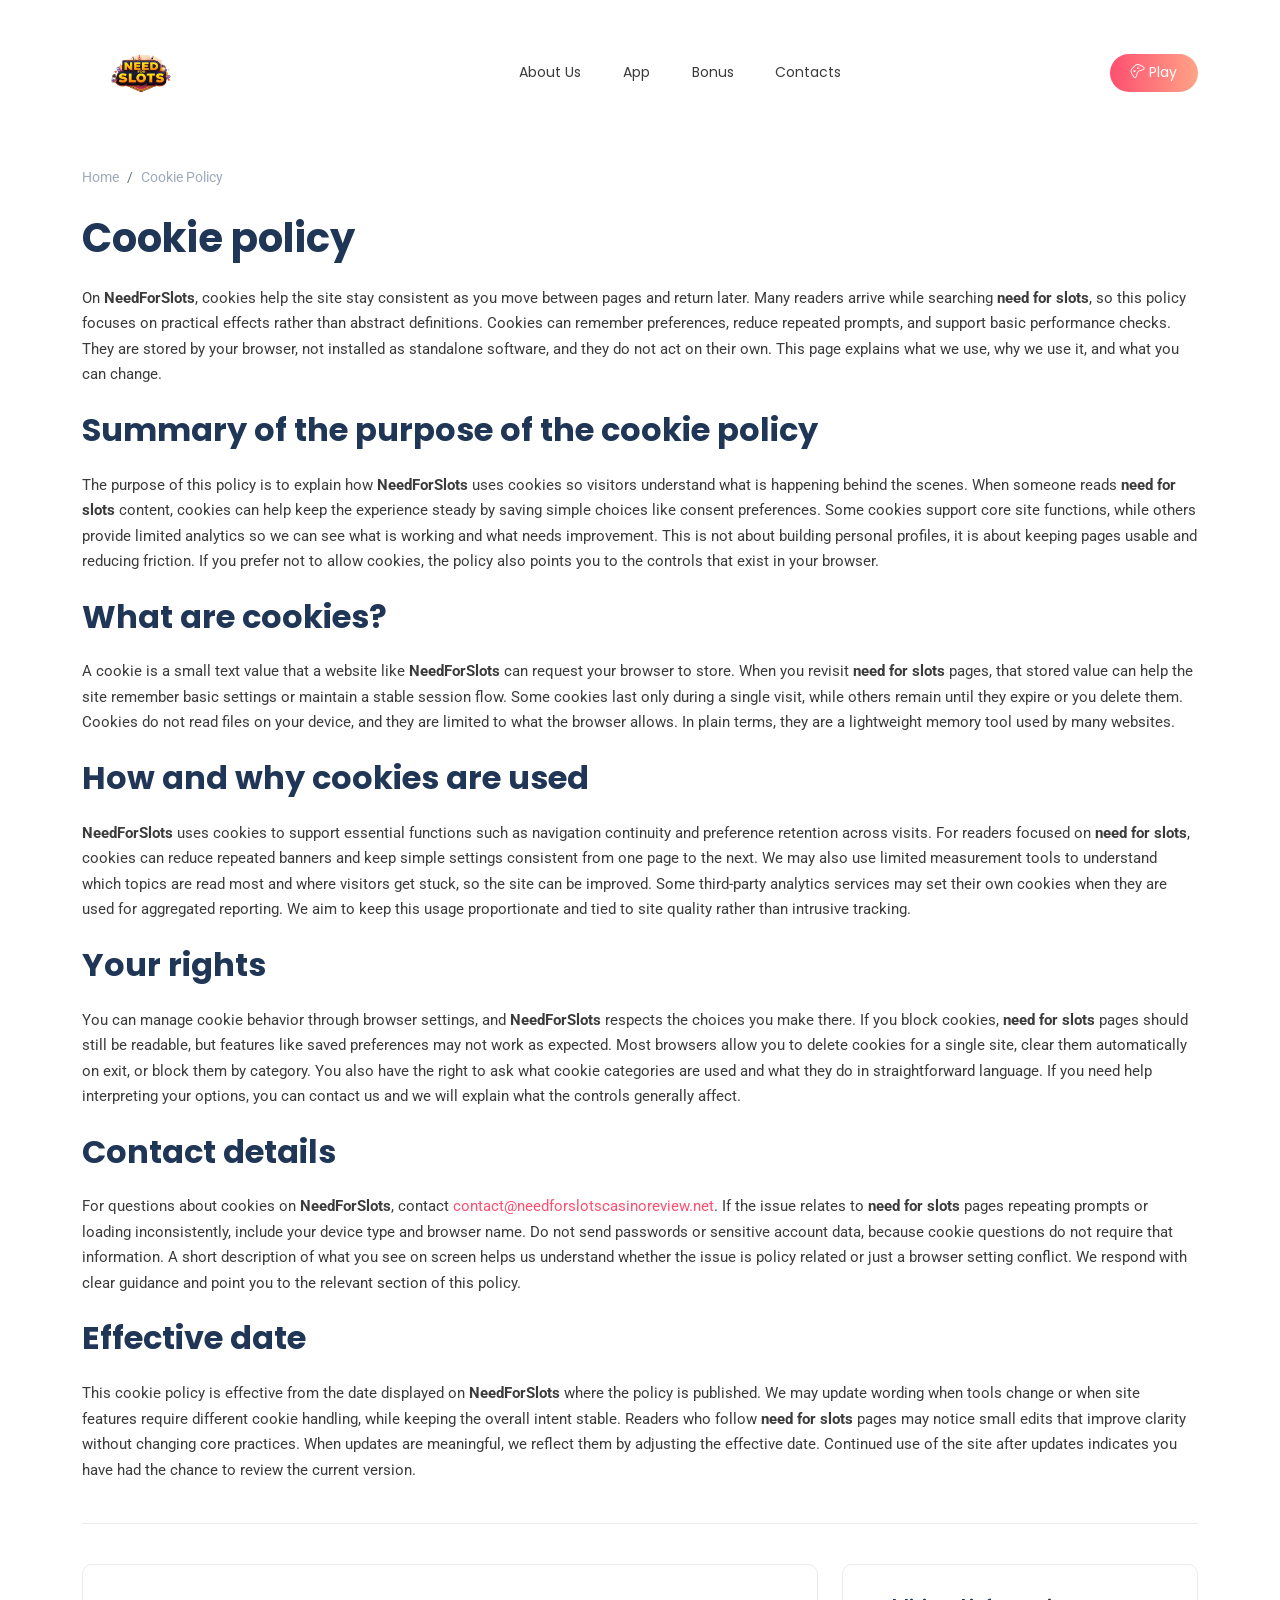
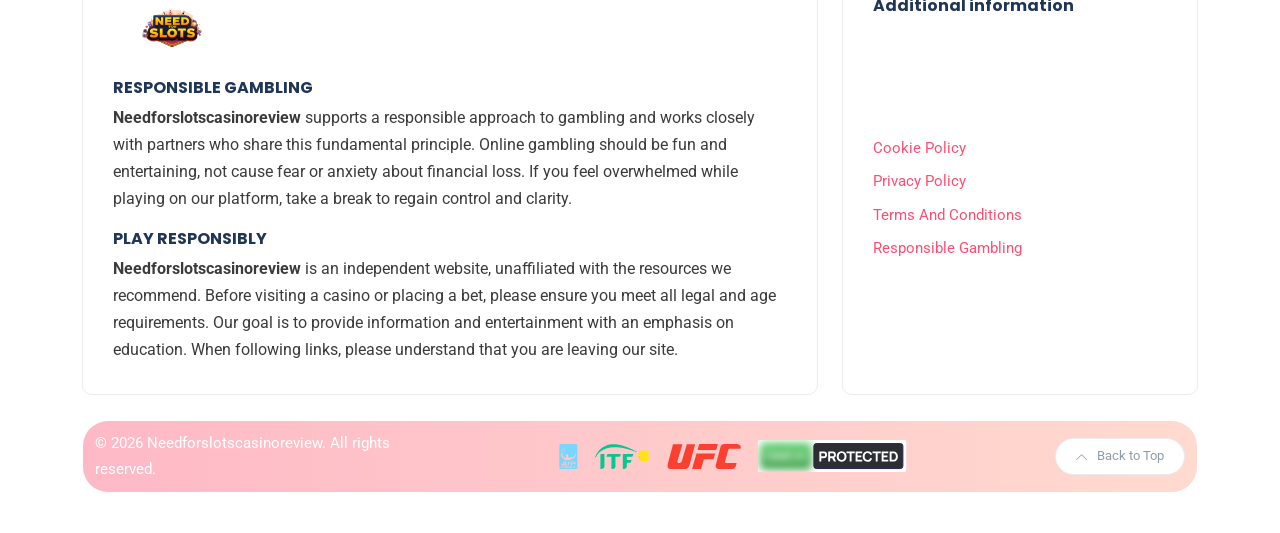
<file: cookie-policy/index.html>
<!DOCTYPE html>
<html lang="en"><head><meta http-equiv="Content-Type" content="text/html; charset=UTF-8">
	<title>Cookie policy for NeedForSlots review site</title><meta name="description" content="How NeedForSlots uses cookies, what they store, and how you can
control them through your browser.">
	<meta name="viewport" content="width=device-width, initial-scale=1, maximum-scale=1"><link rel="shortcut icon" type="image/x-icon" href="/images/favicon-32x32.png"><meta name="keywords" content="NeedForSlots, need for slots"><link rel="canonical" href="https://needforslotscasinoreview.net/cookie-policy/">
	<link rel="stylesheet" href="/css/bootstrap.min.css" type="text/css" media="all">
	<link rel="stylesheet" href="/css/all.min.css" type="text/css" media="all">
	<link rel="stylesheet" href="/css/slick.css" type="text/css" media="all">
	<link rel="stylesheet" href="/css/simple-line-icons.css" type="text/css" media="all">
	<link rel="stylesheet" href="/css/style.css" type="text/css" media="all">

	<meta name="robots" content="index, follow"><script type="application/ld+json">
{
  "@context": "https://schema.org",
  "@graph": [
    {
      "@type": "WebSite",
      "@id": "https:\/\/needforslotscasinoreview.net\/#website",
      "url": "https:\/\/needforslotscasinoreview.net\/",
      "name": "Needforslotscasinoreview",
      "potentialAction": {
        "@type": "SearchAction",
        "target": "https:\/\/needforslotscasinoreview.net\/search?q={search_term_string}",
        "query-input": "required name=search_term_string"
      },
      "publisher": {
         "@id": "https:\/\/needforslotscasinoreview.net\/#organization"
      },
      "inLanguage": "en"
    },
    {
      "@type": "Organization",
      "@id": "https:\/\/needforslotscasinoreview.net\/#organization",
      "name": "Needforslotscasinoreview",
      "url": "https:\/\/needforslotscasinoreview.net\/",
      "logo": {
        "@type": "ImageObject",
        "url": "https:\/\/needforslotscasinoreview.net\/images\/logo.png"

      }},{
      "@type": "BreadcrumbList",
      "@id": "https:\/\/needforslotscasinoreview.net\/cookie-policy\/#breadcrumb",
      "itemListElement": [{
          "@type": "ListItem",
          "position":  1 ,
          "name": "Home",
          "item": "https:\/\/needforslotscasinoreview.net\/"
        },
            {
              "@type": "ListItem",
              "position":  2 ,
              "name": "NeedForSlots Casino review: games, bonuses, and mobile play",
              "item": "https:\/\/needforslotscasinoreview.net\/"
            },
        {
          "@type": "ListItem",
          "position":  3 ,
          "name": "Cookie policy for NeedForSlots review site"
        }
      ]
    },{"@type": "WebPage",
      "@id": "https:\/\/needforslotscasinoreview.net\/cookie-policy\/",
      "url": "https:\/\/needforslotscasinoreview.net\/cookie-policy\/",
      "name": "Cookie policy for NeedForSlots review site",
      "description": "How NeedForSlots uses cookies, what they store, and how you can\ncontrol them through your browser.",
      "inLanguage": "en","datePublished": "2026-02-06T00:00:00Z",
      "dateModified": "2026-02-06T00:00:00Z",
      "isPartOf": {
        "@id": "https:\/\/needforslotscasinoreview.net\/#website"
      },"breadcrumb": {
         "@id": "https:\/\/needforslotscasinoreview.net\/cookie-policy\/#breadcrumb"
       }}]
}
</script></head><body class="">


<div id="preloader">
	<div class="book">
		<div class="inner">
			<div class="left"></div>
			<div class="middle"></div>
			<div class="right"></div>
		</div>
		<ul>
			<li></li>
			<li></li>
			<li></li>
			<li></li>
			<li></li>
			<li></li>
			<li></li>
			<li></li>
			<li></li>
			<li></li>
			<li></li>
			<li></li>
			<li></li>
			<li></li>
			<li></li>
			<li></li>
			<li></li>
			<li></li>
		</ul>
	</div>
</div>


<div class="site-wrapper">

	<div class="main-overlay"></div><header class="header-default">
	<nav class="navbar navbar-expand-lg">
		<div class="container-xl">
			<div class="col-0 burger-div">
                <button class="burger-menu icon-button">
                    <span class="burger-icon"></span>
                </button>
            </div><a class="navbar-brand" href="/"><img src="/images/logo.png" alt="Needforslotscasinoreview" title="Needforslotscasinoreview"></a> <div class="collapse navbar-collapse">
				
			<ul class="navbar-nav mr-auto"><li class="nav-item">
						<a class="nav-link" title="About Us" href="/about-us/">About Us</a></li><li class="nav-item">
						<a class="nav-link" title="App" href="/app/">App</a></li><li class="nav-item">
						<a class="nav-link" title="Bonus" href="/bonus/">Bonus</a></li><li class="nav-item">
						<a class="nav-link" title="Contacts" href="/contacts/">Contacts</a></li></ul>
			</div>
			
			<div class="header-right">
				<ul class="navbar-nav mr-auto no-margin">
					<li class="nav-item active"><a class="nav-link cta-022f2" title="Play"><i class="icon-game-controller"></i><span> Play</span></a></li>
				</ul>
			</div>
		</div>
	</nav>
</header>
	<section class="main-content-lg">
        <div class="container"><div class="post post-single"><nav aria-label="breadcrumb">
    <ol class="breadcrumb justify-content-right mb-2">
        <li class="breadcrumb-item"><a href="/">Home</a></li><li class="breadcrumb-item active" aria-current="page">Cookie Policy</li>
    </ol>
</nav><h1 id="cookie-policy">Cookie policy</h1>
<p>On <strong>NeedForSlots</strong>, cookies help the site stay consistent as you move
between pages and return later. Many readers arrive while searching
<strong>need for slots</strong>, so this policy focuses on practical effects rather
than abstract definitions. Cookies can remember preferences, reduce
repeated prompts, and support basic performance checks. They are stored
by your browser, not installed as standalone software, and they do not
act on their own. This page explains what we use, why we use it, and
what you can change.</p>
<h2 id="summary-of-the-purpose-of-the-cookie-policy">Summary of the purpose of the cookie policy</h2>
<p>The purpose of this policy is to explain how <strong>NeedForSlots</strong> uses
cookies so visitors understand what is happening behind the scenes. When
someone reads <strong>need for slots</strong> content, cookies can help keep the
experience steady by saving simple choices like consent preferences.
Some cookies support core site functions, while others provide limited
analytics so we can see what is working and what needs improvement. This
is not about building personal profiles, it is about keeping pages
usable and reducing friction. If you prefer not to allow cookies, the
policy also points you to the controls that exist in your browser.</p>
<h2 id="what-are-cookies">What are cookies?</h2>
<p>A cookie is a small text value that a website like <strong>NeedForSlots</strong> can
request your browser to store. When you revisit <strong>need for slots</strong>
pages, that stored value can help the site remember basic settings or
maintain a stable session flow. Some cookies last only during a single
visit, while others remain until they expire or you delete them. Cookies
do not read files on your device, and they are limited to what the
browser allows. In plain terms, they are a lightweight memory tool used
by many websites.</p>
<h2 id="how-and-why-cookies-are-used">How and why cookies are used</h2>
<p><strong>NeedForSlots</strong> uses cookies to support essential functions such as
navigation continuity and preference retention across visits. For
readers focused on <strong>need for slots</strong>, cookies can reduce repeated
banners and keep simple settings consistent from one page to the next.
We may also use limited measurement tools to understand which topics are
read most and where visitors get stuck, so the site can be improved.
Some third-party analytics services may set their own cookies when they
are used for aggregated reporting. We aim to keep this usage
proportionate and tied to site quality rather than intrusive tracking.</p>
<h2 id="your-rights">Your rights</h2>
<p>You can manage cookie behavior through browser settings, and
<strong>NeedForSlots</strong> respects the choices you make there. If you block
cookies, <strong>need for slots</strong> pages should still be readable, but features
like saved preferences may not work as expected. Most browsers allow you
to delete cookies for a single site, clear them automatically on exit,
or block them by category. You also have the right to ask what cookie
categories are used and what they do in straightforward language. If you
need help interpreting your options, you can contact us and we will
explain what the controls generally affect.</p>
<h2 id="contact-details">Contact details</h2>
<p>For questions about cookies on <strong>NeedForSlots</strong>, contact
<!-- raw HTML omitted --><a href="mailto:contact@needforslotscasinoreview.net">contact@needforslotscasinoreview.net</a><!-- raw HTML omitted -->. If the issue relates to
<strong>need for slots</strong> pages repeating prompts or loading inconsistently,
include your device type and browser name. Do not send passwords or
sensitive account data, because cookie questions do not require that
information. A short description of what you see on screen helps us
understand whether the issue is policy related or just a browser setting
conflict. We respond with clear guidance and point you to the relevant
section of this policy.</p>
<h2 id="effective-date">Effective date</h2>
<p>This cookie policy is effective from the date displayed on
<strong>NeedForSlots</strong> where the policy is published. We may update wording
when tools change or when site features require different cookie
handling, while keeping the overall intent stable. Readers who follow
<strong>need for slots</strong> pages may notice small edits that improve clarity
without changing core practices. When updates are meaningful, we reflect
them by adjusting the effective date. Continued use of the site after
updates indicates you have had the chance to review the current version.</p>
</div></div>
	</section>
	<footer>
	<div class="container-xl">
		<div class="footer-inner">
			<div class="row gy-4">
                <div class="col-sm-8">
                    
                    <div class="post post-grid rounded bordered">
                        <div class="details"><a class="navbar-brand mt-1" href="/"><img src="/images/logo.png" alt="Needforslotscasinoreview" title="Needforslotscasinoreview"></a><h6 class="post-title mb-1 mt-3">RESPONSIBLE GAMBLING</h6>
                            <p class="excerpt mb-0"><strong>Needforslotscasinoreview</strong> supports a responsible approach to gambling and works closely with partners who share this fundamental principle. Online gambling should be fun and entertaining, not cause fear or anxiety about financial loss. If you feel overwhelmed while playing on our platform, take a break to regain control and clarity.</p>
                        	<h6 class="post-title mb-1 mt-3">PLAY RESPONSIBLY</h6>
                        	<p class="excerpt mb-0"><strong>Needforslotscasinoreview</strong> is an independent website, unaffiliated with the resources we recommend. Before visiting a casino or placing a bet, please ensure you meet all legal and age requirements. Our goal is to provide information and entertainment with an emphasis on education. When following links, please understand that you are leaving our site.</p>
						</div>
                    </div>
                </div>
                <div class="col-sm-4">
                    
                    <div class="post post-grid rounded bordered">
                        <div class="details box">
                            <h6 class="post-title mb-3 mt-0">Additional information</h6>
                            <ul class="list-unstyled"><li class="mt-1 mb-1">
							        <a href="/cookie-policy/" title="Cookie Policy">Cookie Policy</a> 
							    </li><li class="mt-1 mb-1">
							        <a href="/privacy-policy/" title="Privacy Policy">Privacy Policy</a> 
							    </li><li class="mt-1 mb-1">
							        <a href="/terms-and-conditions/" title="Terms And Conditions">Terms And Conditions</a> 
							    </li><li class="mt-1 mb-1">
							        <a href="/responsible-gambling/" title="Responsible Gambling">Responsible Gambling</a> 
							    </li></ul>
                        </div>
                    </div>
                </div>
            </div>
			<br><div class="row d-flex align-items-center gy-4 colorful-footer">
				
				<div class="col-md-4">
					<span class="copyright">© 2026 Needforslotscasinoreview. All rights reserved.</span>
				</div>

				
				<div class="col-md-6 text-center">
					<ul class="social-icons list-unstyled list-inline mb-0"><li class="list-inline-item"><img src="/images/casino-logos/afp.svg" title="Needforslotscasinoreview" alt="Needforslotscasinoreview" loading="lazy"></li><li class="list-inline-item"><img src="/images/casino-logos/itf.svg" title="Needforslotscasinoreview" alt="Needforslotscasinoreview" loading="lazy"></li><li class="list-inline-item"><img src="/images/casino-logos/ufc.svg" title="Needforslotscasinoreview" alt="Needforslotscasinoreview" loading="lazy"></li><li class="list-inline-item"><img src="/images/casino-logos/protected.svg" title="Needforslotscasinoreview" alt="Needforslotscasinoreview" loading="lazy"></li></ul>
				</div>

				
				<div class="col-md-2">
					<a href="#" id="return-to-top" class="float-md-end"><i class="icon-arrow-up"></i><span>Back to Top</span></a>
				</div>
			</div>
		</div>
	</div>
</footer></div>



<div class="canvas-menu position-left d-flex align-items-end flex-column">
	
	<button type="button" class="btn-close" aria-label="Close"></button>

	
	<div class="logo"><a class="navbar-brand" href="/"><img src="/images/logo.png" alt="Needforslotscasinoreview" title="Needforslotscasinoreview"></a> </div>

	<nav>
	<ul class="vertical-menu"><li class="">
			<a href="/about-us/" title="About Us">About Us</a></li><li class="">
			<a href="/app/" title="App">App</a></li><li class="">
			<a href="/bonus/" title="Bonus">Bonus</a></li><li class="">
			<a href="/contacts/" title="Contacts">Contacts</a></li></ul>
</nav></div>


<script src="/js/jquery.min.js"></script>
<script src="/js/popper.min.js"></script>
<script src="/js/bootstrap.min.js"></script>
<script src="/js/slick.min.js"></script>
<script src="/js/jquery.sticky-sidebar.min.js"></script>
<script src="/js/custom.js"></script><script src="/app.b824207713719ef402f19f148a0b5d20c139fecca7d1c8a52bba8cbce02e30b0.js" integrity="sha256-MSSmkYehRlHXlRstNVq8FUsGW/N+4ShwvvNLSdTBjP0=" defer></script></body>
</html>
</file>
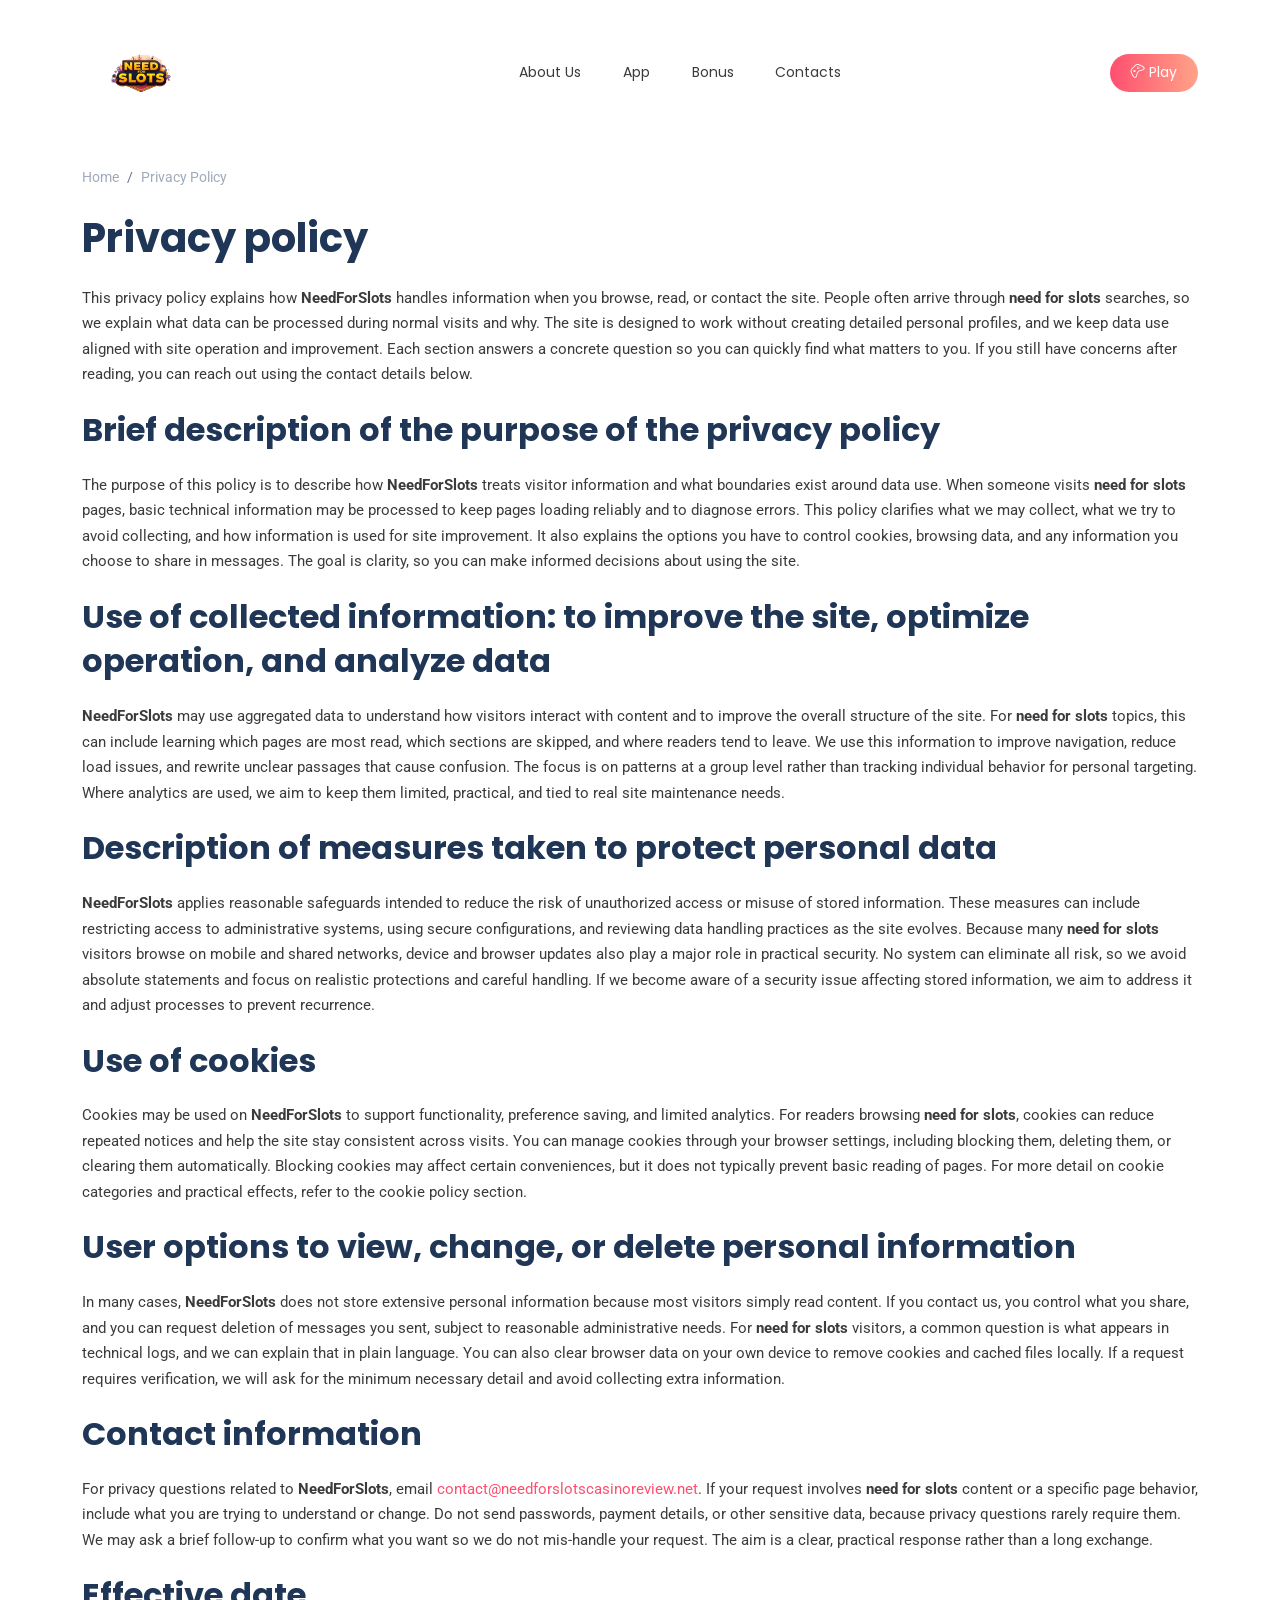
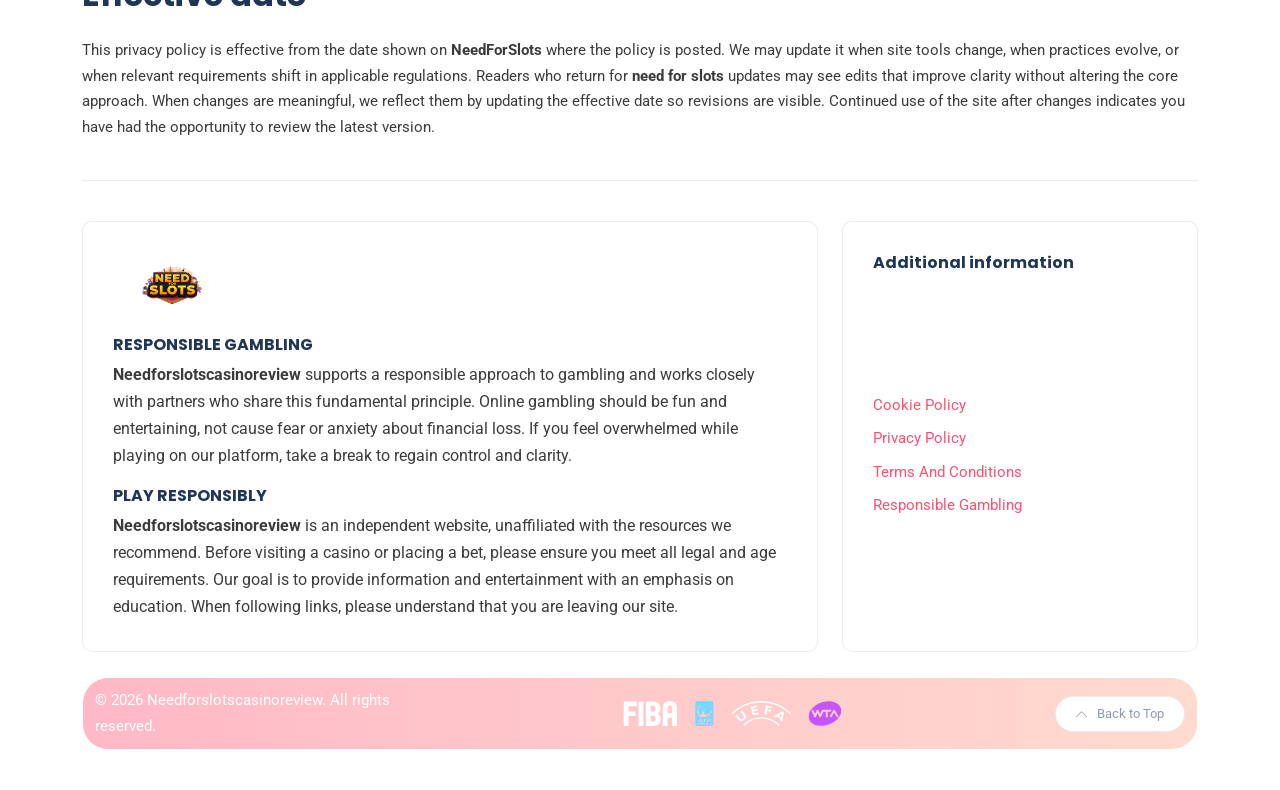
<file: privacy-policy/index.html>
<!DOCTYPE html>
<html lang="en"><head><meta http-equiv="Content-Type" content="text/html; charset=UTF-8">
	<title>Privacy policy for NeedForSlots review site</title><meta name="description" content="What NeedForSlots may collect, why it is used, how it is protected,
and what choices visitors.">
	<meta name="viewport" content="width=device-width, initial-scale=1, maximum-scale=1"><link rel="shortcut icon" type="image/x-icon" href="/images/favicon-32x32.png"><meta name="keywords" content="NeedForSlots, need for slots"><link rel="canonical" href="https://needforslotscasinoreview.net/privacy-policy/">
	<link rel="stylesheet" href="/css/bootstrap.min.css" type="text/css" media="all">
	<link rel="stylesheet" href="/css/all.min.css" type="text/css" media="all">
	<link rel="stylesheet" href="/css/slick.css" type="text/css" media="all">
	<link rel="stylesheet" href="/css/simple-line-icons.css" type="text/css" media="all">
	<link rel="stylesheet" href="/css/style.css" type="text/css" media="all">

	<meta name="robots" content="index, follow"><script type="application/ld+json">
{
  "@context": "https://schema.org",
  "@graph": [
    {
      "@type": "WebSite",
      "@id": "https:\/\/needforslotscasinoreview.net\/#website",
      "url": "https:\/\/needforslotscasinoreview.net\/",
      "name": "Needforslotscasinoreview",
      "potentialAction": {
        "@type": "SearchAction",
        "target": "https:\/\/needforslotscasinoreview.net\/search?q={search_term_string}",
        "query-input": "required name=search_term_string"
      },
      "publisher": {
         "@id": "https:\/\/needforslotscasinoreview.net\/#organization"
      },
      "inLanguage": "en"
    },
    {
      "@type": "Organization",
      "@id": "https:\/\/needforslotscasinoreview.net\/#organization",
      "name": "Needforslotscasinoreview",
      "url": "https:\/\/needforslotscasinoreview.net\/",
      "logo": {
        "@type": "ImageObject",
        "url": "https:\/\/needforslotscasinoreview.net\/images\/logo.png"

      }},{
      "@type": "BreadcrumbList",
      "@id": "https:\/\/needforslotscasinoreview.net\/privacy-policy\/#breadcrumb",
      "itemListElement": [{
          "@type": "ListItem",
          "position":  1 ,
          "name": "Home",
          "item": "https:\/\/needforslotscasinoreview.net\/"
        },
            {
              "@type": "ListItem",
              "position":  2 ,
              "name": "NeedForSlots Casino review: games, bonuses, and mobile play",
              "item": "https:\/\/needforslotscasinoreview.net\/"
            },
        {
          "@type": "ListItem",
          "position":  3 ,
          "name": "Privacy policy for NeedForSlots review site"
        }
      ]
    },{"@type": "WebPage",
      "@id": "https:\/\/needforslotscasinoreview.net\/privacy-policy\/",
      "url": "https:\/\/needforslotscasinoreview.net\/privacy-policy\/",
      "name": "Privacy policy for NeedForSlots review site",
      "description": "What NeedForSlots may collect, why it is used, how it is protected,\nand what choices visitors.",
      "inLanguage": "en","datePublished": "2026-02-12T00:00:00Z",
      "dateModified": "2026-02-12T00:00:00Z",
      "isPartOf": {
        "@id": "https:\/\/needforslotscasinoreview.net\/#website"
      },"breadcrumb": {
         "@id": "https:\/\/needforslotscasinoreview.net\/privacy-policy\/#breadcrumb"
       }}]
}
</script></head><body class="">


<div id="preloader">
	<div class="book">
		<div class="inner">
			<div class="left"></div>
			<div class="middle"></div>
			<div class="right"></div>
		</div>
		<ul>
			<li></li>
			<li></li>
			<li></li>
			<li></li>
			<li></li>
			<li></li>
			<li></li>
			<li></li>
			<li></li>
			<li></li>
			<li></li>
			<li></li>
			<li></li>
			<li></li>
			<li></li>
			<li></li>
			<li></li>
			<li></li>
		</ul>
	</div>
</div>


<div class="site-wrapper">

	<div class="main-overlay"></div><header class="header-default">
	<nav class="navbar navbar-expand-lg">
		<div class="container-xl">
			<div class="col-0 burger-div">
                <button class="burger-menu icon-button">
                    <span class="burger-icon"></span>
                </button>
            </div><a class="navbar-brand" href="/"><img src="/images/logo.png" alt="Needforslotscasinoreview" title="Needforslotscasinoreview"></a> <div class="collapse navbar-collapse">
				
			<ul class="navbar-nav mr-auto"><li class="nav-item">
						<a class="nav-link" title="About Us" href="/about-us/">About Us</a></li><li class="nav-item">
						<a class="nav-link" title="App" href="/app/">App</a></li><li class="nav-item">
						<a class="nav-link" title="Bonus" href="/bonus/">Bonus</a></li><li class="nav-item">
						<a class="nav-link" title="Contacts" href="/contacts/">Contacts</a></li></ul>
			</div>
			
			<div class="header-right">
				<ul class="navbar-nav mr-auto no-margin">
					<li class="nav-item active"><a class="nav-link cta-022f2" title="Play"><i class="icon-game-controller"></i><span> Play</span></a></li>
				</ul>
			</div>
		</div>
	</nav>
</header>
	<section class="main-content-lg">
        <div class="container"><div class="post post-single"><nav aria-label="breadcrumb">
    <ol class="breadcrumb justify-content-right mb-2">
        <li class="breadcrumb-item"><a href="/">Home</a></li><li class="breadcrumb-item active" aria-current="page">Privacy Policy</li>
    </ol>
</nav><h1 id="privacy-policy">Privacy policy</h1>
<p>This privacy policy explains how <strong>NeedForSlots</strong> handles information
when you browse, read, or contact the site. People often arrive through
<strong>need for slots</strong> searches, so we explain what data can be processed
during normal visits and why. The site is designed to work without
creating detailed personal profiles, and we keep data use aligned with
site operation and improvement. Each section answers a concrete question
so you can quickly find what matters to you. If you still have concerns
after reading, you can reach out using the contact details below.</p>
<h2 id="brief-description-of-the-purpose-of-the-privacy-policy">Brief description of the purpose of the privacy policy</h2>
<p>The purpose of this policy is to describe how <strong>NeedForSlots</strong> treats
visitor information and what boundaries exist around data use. When
someone visits <strong>need for slots</strong> pages, basic technical information may
be processed to keep pages loading reliably and to diagnose errors. This
policy clarifies what we may collect, what we try to avoid collecting,
and how information is used for site improvement. It also explains the
options you have to control cookies, browsing data, and any information
you choose to share in messages. The goal is clarity, so you can make
informed decisions about using the site.</p>
<h2 id="use-of-collected-information-to-improve-the-site-optimize-operation-and-analyze-data">Use of collected information: to improve the site, optimize operation, and analyze data</h2>
<p><strong>NeedForSlots</strong> may use aggregated data to understand how visitors
interact with content and to improve the overall structure of the site.
For <strong>need for slots</strong> topics, this can include learning which pages are
most read, which sections are skipped, and where readers tend to leave.
We use this information to improve navigation, reduce load issues, and
rewrite unclear passages that cause confusion. The focus is on patterns
at a group level rather than tracking individual behavior for personal
targeting. Where analytics are used, we aim to keep them limited,
practical, and tied to real site maintenance needs.</p>
<h2 id="description-of-measures-taken-to-protect-personal-data">Description of measures taken to protect personal data</h2>
<p><strong>NeedForSlots</strong> applies reasonable safeguards intended to reduce the
risk of unauthorized access or misuse of stored information. These
measures can include restricting access to administrative systems, using
secure configurations, and reviewing data handling practices as the site
evolves. Because many <strong>need for slots</strong> visitors browse on mobile and
shared networks, device and browser updates also play a major role in
practical security. No system can eliminate all risk, so we avoid
absolute statements and focus on realistic protections and careful
handling. If we become aware of a security issue affecting stored
information, we aim to address it and adjust processes to prevent
recurrence.</p>
<h2 id="use-of-cookies">Use of cookies</h2>
<p>Cookies may be used on <strong>NeedForSlots</strong> to support functionality,
preference saving, and limited analytics. For readers browsing <strong>need
for slots</strong>, cookies can reduce repeated notices and help the site stay
consistent across visits. You can manage cookies through your browser
settings, including blocking them, deleting them, or clearing them
automatically. Blocking cookies may affect certain conveniences, but it
does not typically prevent basic reading of pages. For more detail on
cookie categories and practical effects, refer to the cookie policy
section.</p>
<h2 id="user-options-to-view-change-or-delete-personal-information">User options to view, change, or delete personal information</h2>
<p>In many cases, <strong>NeedForSlots</strong> does not store extensive personal
information because most visitors simply read content. If you contact
us, you control what you share, and you can request deletion of messages
you sent, subject to reasonable administrative needs. For <strong>need for
slots</strong> visitors, a common question is what appears in technical logs,
and we can explain that in plain language. You can also clear browser
data on your own device to remove cookies and cached files locally. If a
request requires verification, we will ask for the minimum necessary
detail and avoid collecting extra information.</p>
<h2 id="contact-information">Contact information</h2>
<p>For privacy questions related to <strong>NeedForSlots</strong>, email
<!-- raw HTML omitted --><a href="mailto:contact@needforslotscasinoreview.net">contact@needforslotscasinoreview.net</a><!-- raw HTML omitted -->. If your request involves
<strong>need for slots</strong> content or a specific page behavior, include what you
are trying to understand or change. Do not send passwords, payment
details, or other sensitive data, because privacy questions rarely
require them. We may ask a brief follow-up to confirm what you want so
we do not mis-handle your request. The aim is a clear, practical
response rather than a long exchange.</p>
<h2 id="effective-date">Effective date</h2>
<p>This privacy policy is effective from the date shown on <strong>NeedForSlots</strong>
where the policy is posted. We may update it when site tools change,
when practices evolve, or when relevant requirements shift in applicable
regulations. Readers who return for <strong>need for slots</strong> updates may see
edits that improve clarity without altering the core approach. When
changes are meaningful, we reflect them by updating the effective date
so revisions are visible. Continued use of the site after changes
indicates you have had the opportunity to review the latest version.</p>
</div></div>
	</section>
	<footer>
	<div class="container-xl">
		<div class="footer-inner">
			<div class="row gy-4">
                <div class="col-sm-8">
                    
                    <div class="post post-grid rounded bordered">
                        <div class="details"><a class="navbar-brand mt-1" href="/"><img src="/images/logo.png" alt="Needforslotscasinoreview" title="Needforslotscasinoreview"></a><h6 class="post-title mb-1 mt-3">RESPONSIBLE GAMBLING</h6>
                            <p class="excerpt mb-0"><strong>Needforslotscasinoreview</strong> supports a responsible approach to gambling and works closely with partners who share this fundamental principle. Online gambling should be fun and entertaining, not cause fear or anxiety about financial loss. If you feel overwhelmed while playing on our platform, take a break to regain control and clarity.</p>
                        	<h6 class="post-title mb-1 mt-3">PLAY RESPONSIBLY</h6>
                        	<p class="excerpt mb-0"><strong>Needforslotscasinoreview</strong> is an independent website, unaffiliated with the resources we recommend. Before visiting a casino or placing a bet, please ensure you meet all legal and age requirements. Our goal is to provide information and entertainment with an emphasis on education. When following links, please understand that you are leaving our site.</p>
						</div>
                    </div>
                </div>
                <div class="col-sm-4">
                    
                    <div class="post post-grid rounded bordered">
                        <div class="details box">
                            <h6 class="post-title mb-3 mt-0">Additional information</h6>
                            <ul class="list-unstyled"><li class="mt-1 mb-1">
							        <a href="/cookie-policy/" title="Cookie Policy">Cookie Policy</a> 
							    </li><li class="mt-1 mb-1">
							        <a href="/privacy-policy/" title="Privacy Policy">Privacy Policy</a> 
							    </li><li class="mt-1 mb-1">
							        <a href="/terms-and-conditions/" title="Terms And Conditions">Terms And Conditions</a> 
							    </li><li class="mt-1 mb-1">
							        <a href="/responsible-gambling/" title="Responsible Gambling">Responsible Gambling</a> 
							    </li></ul>
                        </div>
                    </div>
                </div>
            </div>
			<br><div class="row d-flex align-items-center gy-4 colorful-footer">
				
				<div class="col-md-4">
					<span class="copyright">© 2026 Needforslotscasinoreview. All rights reserved.</span>
				</div>

				
				<div class="col-md-6 text-center">
					<ul class="social-icons list-unstyled list-inline mb-0"><li class="list-inline-item"><img src="/images/casino-logos/logo.svg" title="Needforslotscasinoreview" alt="Needforslotscasinoreview" loading="lazy"></li><li class="list-inline-item"><img src="/images/casino-logos/afp.svg" title="Needforslotscasinoreview" alt="Needforslotscasinoreview" loading="lazy"></li><li class="list-inline-item"><img src="/images/casino-logos/uefa.svg" title="Needforslotscasinoreview" alt="Needforslotscasinoreview" loading="lazy"></li><li class="list-inline-item"><img src="/images/casino-logos/wta.svg" title="Needforslotscasinoreview" alt="Needforslotscasinoreview" loading="lazy"></li></ul>
				</div>

				
				<div class="col-md-2">
					<a href="#" id="return-to-top" class="float-md-end"><i class="icon-arrow-up"></i><span>Back to Top</span></a>
				</div>
			</div>
		</div>
	</div>
</footer></div>



<div class="canvas-menu position-left d-flex align-items-end flex-column">
	
	<button type="button" class="btn-close" aria-label="Close"></button>

	
	<div class="logo"><a class="navbar-brand" href="/"><img src="/images/logo.png" alt="Needforslotscasinoreview" title="Needforslotscasinoreview"></a> </div>

	<nav>
	<ul class="vertical-menu"><li class="">
			<a href="/about-us/" title="About Us">About Us</a></li><li class="">
			<a href="/app/" title="App">App</a></li><li class="">
			<a href="/bonus/" title="Bonus">Bonus</a></li><li class="">
			<a href="/contacts/" title="Contacts">Contacts</a></li></ul>
</nav></div>


<script src="/js/jquery.min.js"></script>
<script src="/js/popper.min.js"></script>
<script src="/js/bootstrap.min.js"></script>
<script src="/js/slick.min.js"></script>
<script src="/js/jquery.sticky-sidebar.min.js"></script>
<script src="/js/custom.js"></script><script src="/app.b824207713719ef402f19f148a0b5d20c139fecca7d1c8a52bba8cbce02e30b0.js" integrity="sha256-MSSmkYehRlHXlRstNVq8FUsGW/N+4ShwvvNLSdTBjP0=" defer></script></body>
</html>
</file>
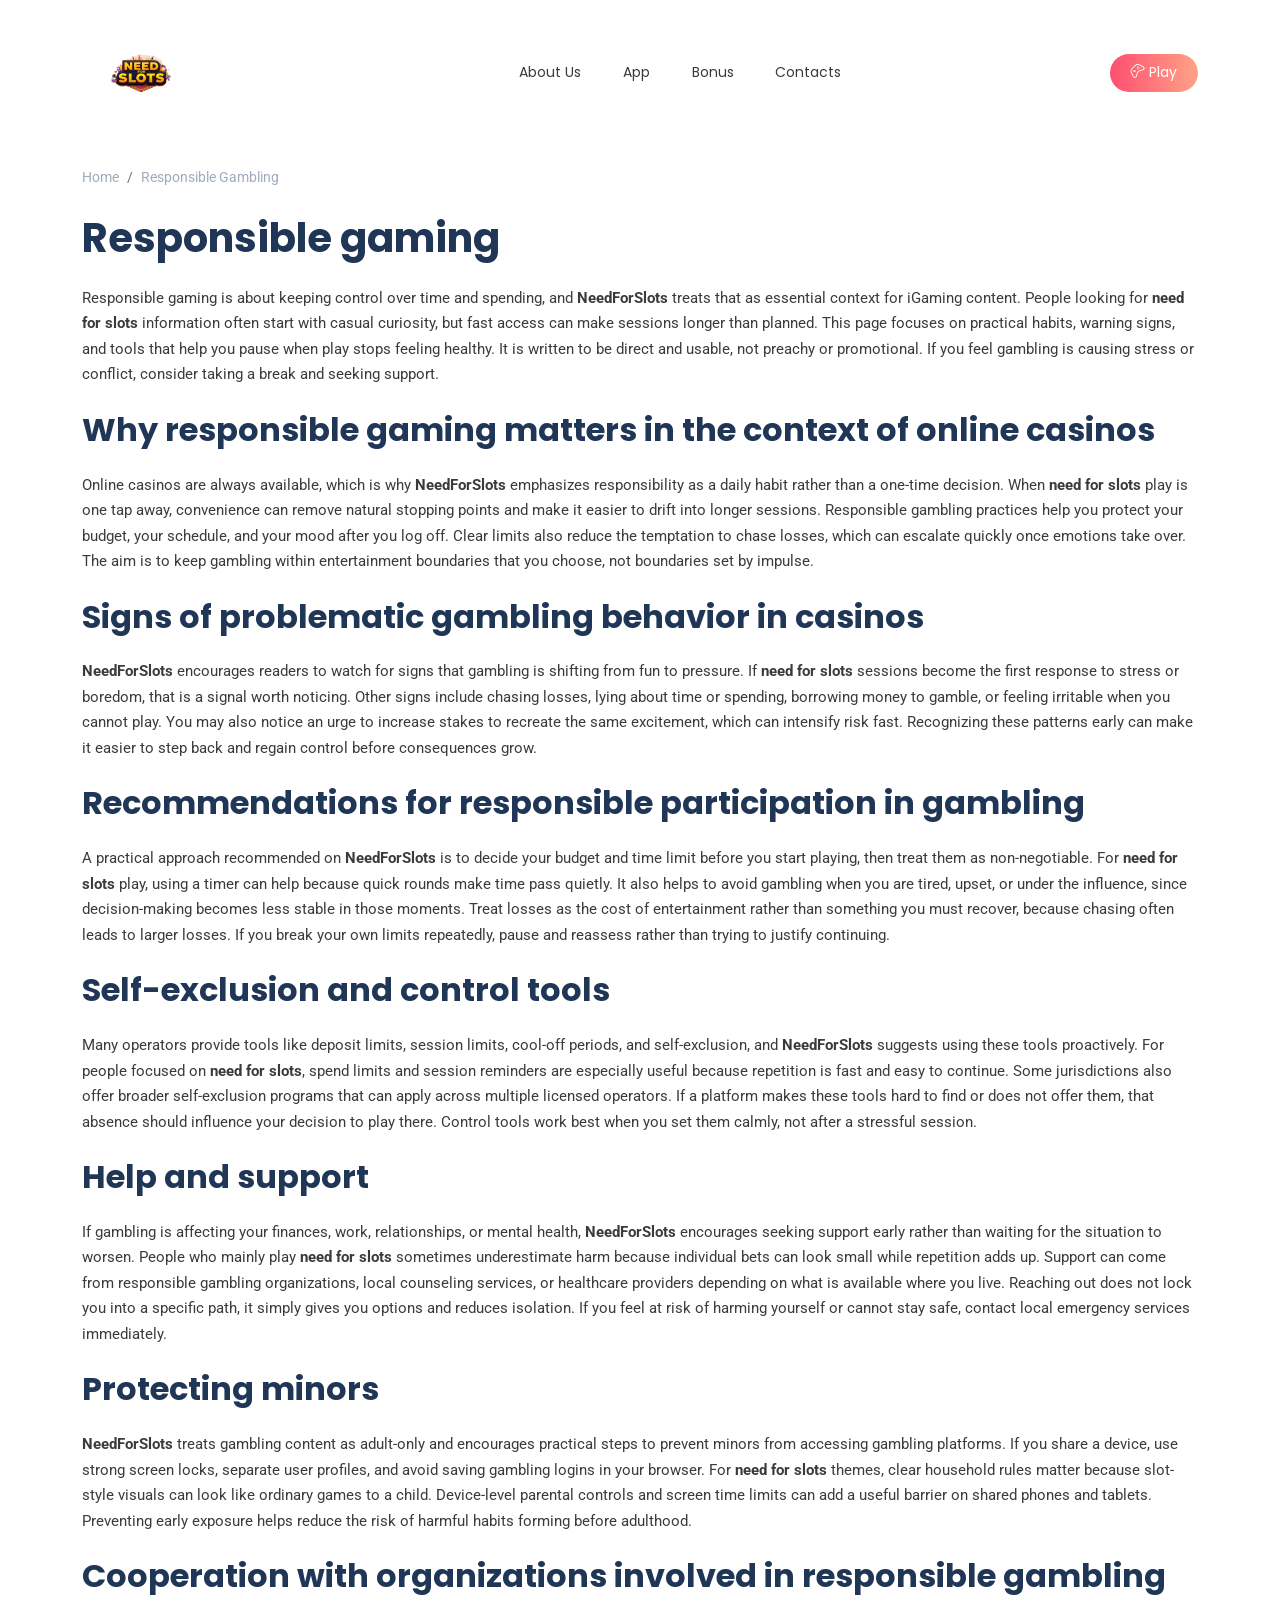
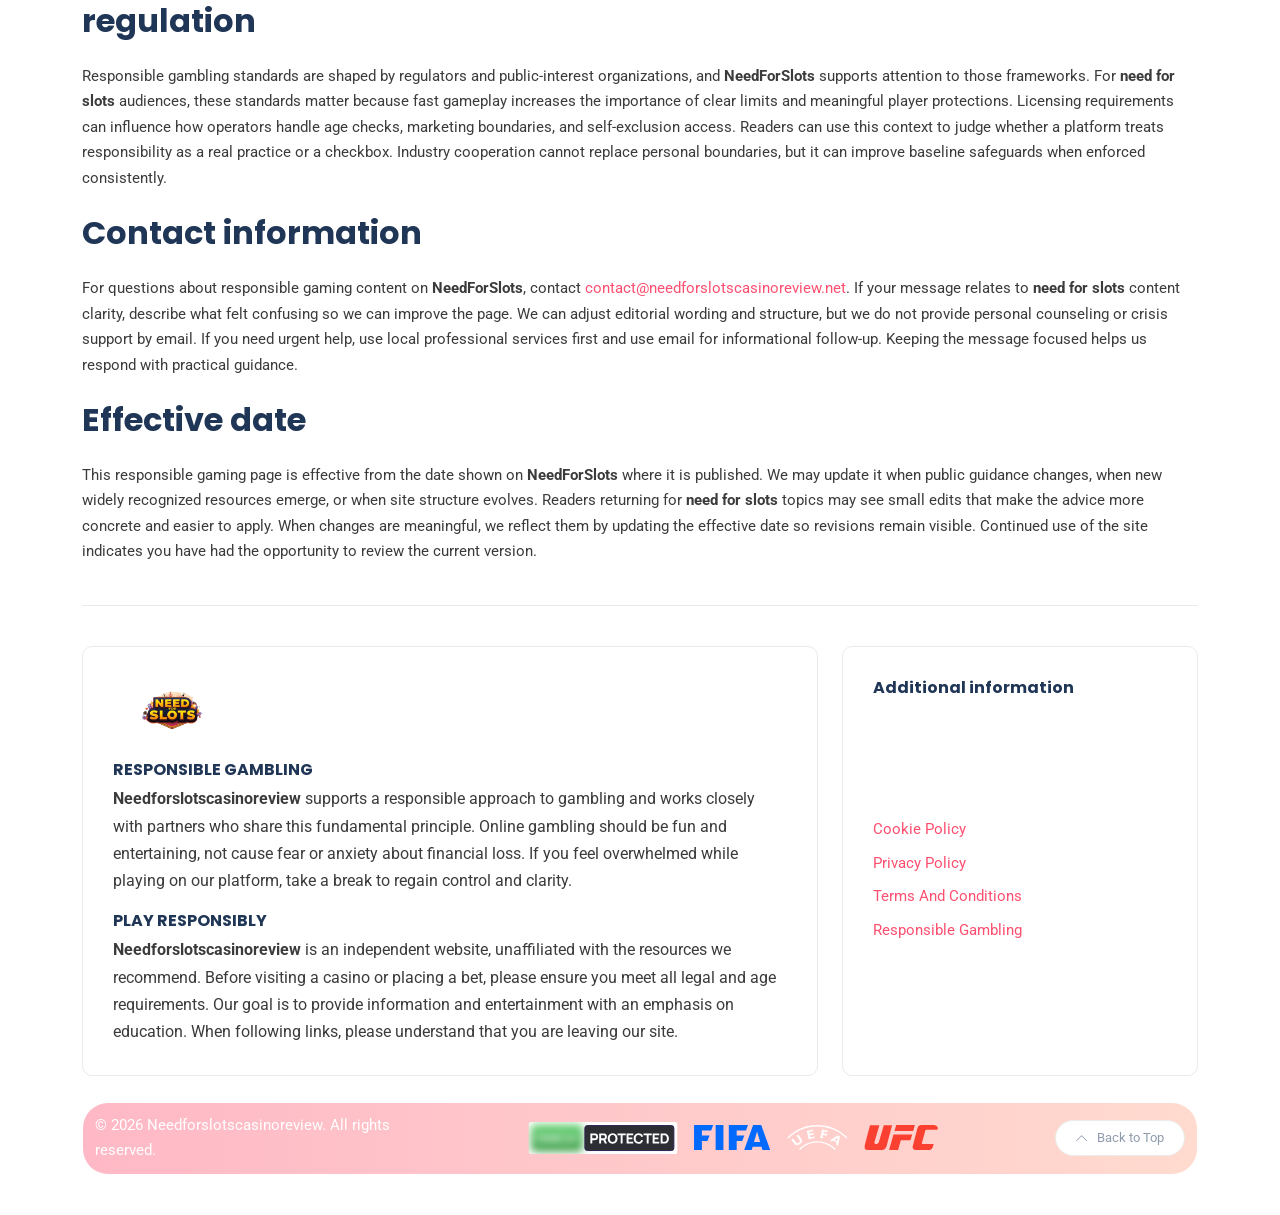
<file: responsible-gambling/index.html>
<!DOCTYPE html>
<html lang="en"><head><meta http-equiv="Content-Type" content="text/html; charset=UTF-8">
	<title>Responsible gaming guidance on NeedForSlots</title><meta name="description" content="Responsible gaming guidance from NeedForSlots: warning signs,
practical limits, self-exclusion tools.">
	<meta name="viewport" content="width=device-width, initial-scale=1, maximum-scale=1"><link rel="shortcut icon" type="image/x-icon" href="/images/favicon-32x32.png"><meta name="keywords" content="NeedForSlots, need for slots"><link rel="canonical" href="https://needforslotscasinoreview.net/responsible-gambling/">
	<link rel="stylesheet" href="/css/bootstrap.min.css" type="text/css" media="all">
	<link rel="stylesheet" href="/css/all.min.css" type="text/css" media="all">
	<link rel="stylesheet" href="/css/slick.css" type="text/css" media="all">
	<link rel="stylesheet" href="/css/simple-line-icons.css" type="text/css" media="all">
	<link rel="stylesheet" href="/css/style.css" type="text/css" media="all">

	<meta name="robots" content="index, follow"><script type="application/ld+json">
{
  "@context": "https://schema.org",
  "@graph": [
    {
      "@type": "WebSite",
      "@id": "https:\/\/needforslotscasinoreview.net\/#website",
      "url": "https:\/\/needforslotscasinoreview.net\/",
      "name": "Needforslotscasinoreview",
      "potentialAction": {
        "@type": "SearchAction",
        "target": "https:\/\/needforslotscasinoreview.net\/search?q={search_term_string}",
        "query-input": "required name=search_term_string"
      },
      "publisher": {
         "@id": "https:\/\/needforslotscasinoreview.net\/#organization"
      },
      "inLanguage": "en"
    },
    {
      "@type": "Organization",
      "@id": "https:\/\/needforslotscasinoreview.net\/#organization",
      "name": "Needforslotscasinoreview",
      "url": "https:\/\/needforslotscasinoreview.net\/",
      "logo": {
        "@type": "ImageObject",
        "url": "https:\/\/needforslotscasinoreview.net\/images\/logo.png"

      }},{
      "@type": "BreadcrumbList",
      "@id": "https:\/\/needforslotscasinoreview.net\/responsible-gambling\/#breadcrumb",
      "itemListElement": [{
          "@type": "ListItem",
          "position":  1 ,
          "name": "Home",
          "item": "https:\/\/needforslotscasinoreview.net\/"
        },
            {
              "@type": "ListItem",
              "position":  2 ,
              "name": "NeedForSlots Casino review: games, bonuses, and mobile play",
              "item": "https:\/\/needforslotscasinoreview.net\/"
            },
        {
          "@type": "ListItem",
          "position":  3 ,
          "name": "Responsible gaming guidance on NeedForSlots"
        }
      ]
    },{"@type": "WebPage",
      "@id": "https:\/\/needforslotscasinoreview.net\/responsible-gambling\/",
      "url": "https:\/\/needforslotscasinoreview.net\/responsible-gambling\/",
      "name": "Responsible gaming guidance on NeedForSlots",
      "description": "Responsible gaming guidance from NeedForSlots: warning signs,\npractical limits, self-exclusion tools.",
      "inLanguage": "en","datePublished": "2026-02-12T00:00:00Z",
      "dateModified": "2026-02-12T00:00:00Z",
      "isPartOf": {
        "@id": "https:\/\/needforslotscasinoreview.net\/#website"
      },"breadcrumb": {
         "@id": "https:\/\/needforslotscasinoreview.net\/responsible-gambling\/#breadcrumb"
       }}]
}
</script></head><body class="">


<div id="preloader">
	<div class="book">
		<div class="inner">
			<div class="left"></div>
			<div class="middle"></div>
			<div class="right"></div>
		</div>
		<ul>
			<li></li>
			<li></li>
			<li></li>
			<li></li>
			<li></li>
			<li></li>
			<li></li>
			<li></li>
			<li></li>
			<li></li>
			<li></li>
			<li></li>
			<li></li>
			<li></li>
			<li></li>
			<li></li>
			<li></li>
			<li></li>
		</ul>
	</div>
</div>


<div class="site-wrapper">

	<div class="main-overlay"></div><header class="header-default">
	<nav class="navbar navbar-expand-lg">
		<div class="container-xl">
			<div class="col-0 burger-div">
                <button class="burger-menu icon-button">
                    <span class="burger-icon"></span>
                </button>
            </div><a class="navbar-brand" href="/"><img src="/images/logo.png" alt="Needforslotscasinoreview" title="Needforslotscasinoreview"></a> <div class="collapse navbar-collapse">
				
			<ul class="navbar-nav mr-auto"><li class="nav-item">
						<a class="nav-link" title="About Us" href="/about-us/">About Us</a></li><li class="nav-item">
						<a class="nav-link" title="App" href="/app/">App</a></li><li class="nav-item">
						<a class="nav-link" title="Bonus" href="/bonus/">Bonus</a></li><li class="nav-item">
						<a class="nav-link" title="Contacts" href="/contacts/">Contacts</a></li></ul>
			</div>
			
			<div class="header-right">
				<ul class="navbar-nav mr-auto no-margin">
					<li class="nav-item active"><a class="nav-link cta-022f2" title="Play"><i class="icon-game-controller"></i><span> Play</span></a></li>
				</ul>
			</div>
		</div>
	</nav>
</header>
	<section class="main-content-lg">
        <div class="container"><div class="post post-single"><nav aria-label="breadcrumb">
    <ol class="breadcrumb justify-content-right mb-2">
        <li class="breadcrumb-item"><a href="/">Home</a></li><li class="breadcrumb-item active" aria-current="page">Responsible Gambling</li>
    </ol>
</nav><h1 id="responsible-gaming">Responsible gaming</h1>
<p>Responsible gaming is about keeping control over time and spending, and
<strong>NeedForSlots</strong> treats that as essential context for iGaming content.
People looking for <strong>need for slots</strong> information often start with
casual curiosity, but fast access can make sessions longer than planned.
This page focuses on practical habits, warning signs, and tools that
help you pause when play stops feeling healthy. It is written to be
direct and usable, not preachy or promotional. If you feel gambling is
causing stress or conflict, consider taking a break and seeking support.</p>
<h2 id="why-responsible-gaming-matters-in-the-context-of-online-casinos">Why responsible gaming matters in the context of online casinos</h2>
<p>Online casinos are always available, which is why <strong>NeedForSlots</strong>
emphasizes responsibility as a daily habit rather than a one-time
decision. When <strong>need for slots</strong> play is one tap away, convenience can
remove natural stopping points and make it easier to drift into longer
sessions. Responsible gambling practices help you protect your budget,
your schedule, and your mood after you log off. Clear limits also reduce
the temptation to chase losses, which can escalate quickly once emotions
take over. The aim is to keep gambling within entertainment boundaries
that you choose, not boundaries set by impulse.</p>
<h2 id="signs-of-problematic-gambling-behavior-in-casinos">Signs of problematic gambling behavior in casinos</h2>
<p><strong>NeedForSlots</strong> encourages readers to watch for signs that gambling is
shifting from fun to pressure. If <strong>need for slots</strong> sessions become the
first response to stress or boredom, that is a signal worth noticing.
Other signs include chasing losses, lying about time or spending,
borrowing money to gamble, or feeling irritable when you cannot play.
You may also notice an urge to increase stakes to recreate the same
excitement, which can intensify risk fast. Recognizing these patterns
early can make it easier to step back and regain control before
consequences grow.</p>
<h2 id="recommendations-for-responsible-participation-in-gambling">Recommendations for responsible participation in gambling</h2>
<p>A practical approach recommended on <strong>NeedForSlots</strong> is to decide your
budget and time limit before you start playing, then treat them as
non-negotiable. For <strong>need for slots</strong> play, using a timer can help
because quick rounds make time pass quietly. It also helps to avoid
gambling when you are tired, upset, or under the influence, since
decision-making becomes less stable in those moments. Treat losses as
the cost of entertainment rather than something you must recover,
because chasing often leads to larger losses. If you break your own
limits repeatedly, pause and reassess rather than trying to justify
continuing.</p>
<h2 id="self-exclusion-and-control-tools">Self-exclusion and control tools</h2>
<p>Many operators provide tools like deposit limits, session limits,
cool-off periods, and self-exclusion, and <strong>NeedForSlots</strong> suggests
using these tools proactively. For people focused on <strong>need for slots</strong>,
spend limits and session reminders are especially useful because
repetition is fast and easy to continue. Some jurisdictions also offer
broader self-exclusion programs that can apply across multiple licensed
operators. If a platform makes these tools hard to find or does not
offer them, that absence should influence your decision to play there.
Control tools work best when you set them calmly, not after a stressful
session.</p>
<h2 id="help-and-support">Help and support</h2>
<p>If gambling is affecting your finances, work, relationships, or mental
health, <strong>NeedForSlots</strong> encourages seeking support early rather than
waiting for the situation to worsen. People who mainly play <strong>need for
slots</strong> sometimes underestimate harm because individual bets can look
small while repetition adds up. Support can come from responsible
gambling organizations, local counseling services, or healthcare
providers depending on what is available where you live. Reaching out
does not lock you into a specific path, it simply gives you options and
reduces isolation. If you feel at risk of harming yourself or cannot
stay safe, contact local emergency services immediately.</p>
<h2 id="protecting-minors">Protecting minors</h2>
<p><strong>NeedForSlots</strong> treats gambling content as adult-only and encourages
practical steps to prevent minors from accessing gambling platforms. If
you share a device, use strong screen locks, separate user profiles, and
avoid saving gambling logins in your browser. For <strong>need for slots</strong>
themes, clear household rules matter because slot-style visuals can look
like ordinary games to a child. Device-level parental controls and
screen time limits can add a useful barrier on shared phones and
tablets. Preventing early exposure helps reduce the risk of harmful
habits forming before adulthood.</p>
<h2 id="cooperation-with-organizations-involved-in-responsible-gambling-regulation">Cooperation with organizations involved in responsible gambling regulation</h2>
<p>Responsible gambling standards are shaped by regulators and
public-interest organizations, and <strong>NeedForSlots</strong> supports attention
to those frameworks. For <strong>need for slots</strong> audiences, these standards
matter because fast gameplay increases the importance of clear limits
and meaningful player protections. Licensing requirements can influence
how operators handle age checks, marketing boundaries, and
self-exclusion access. Readers can use this context to judge whether a
platform treats responsibility as a real practice or a checkbox.
Industry cooperation cannot replace personal boundaries, but it can
improve baseline safeguards when enforced consistently.</p>
<h2 id="contact-information">Contact information</h2>
<p>For questions about responsible gaming content on <strong>NeedForSlots</strong>,
contact <!-- raw HTML omitted --><a href="mailto:contact@needforslotscasinoreview.net">contact@needforslotscasinoreview.net</a><!-- raw HTML omitted -->. If your message
relates to <strong>need for slots</strong> content clarity, describe what felt
confusing so we can improve the page. We can adjust editorial wording
and structure, but we do not provide personal counseling or crisis
support by email. If you need urgent help, use local professional
services first and use email for informational follow-up. Keeping the
message focused helps us respond with practical guidance.</p>
<h2 id="effective-date">Effective date</h2>
<p>This responsible gaming page is effective from the date shown on
<strong>NeedForSlots</strong> where it is published. We may update it when public
guidance changes, when new widely recognized resources emerge, or when
site structure evolves. Readers returning for <strong>need for slots</strong> topics
may see small edits that make the advice more concrete and easier to
apply. When changes are meaningful, we reflect them by updating the
effective date so revisions remain visible. Continued use of the site
indicates you have had the opportunity to review the current version.</p>
</div></div>
	</section>
	<footer>
	<div class="container-xl">
		<div class="footer-inner">
			<div class="row gy-4">
                <div class="col-sm-8">
                    
                    <div class="post post-grid rounded bordered">
                        <div class="details"><a class="navbar-brand mt-1" href="/"><img src="/images/logo.png" alt="Needforslotscasinoreview" title="Needforslotscasinoreview"></a><h6 class="post-title mb-1 mt-3">RESPONSIBLE GAMBLING</h6>
                            <p class="excerpt mb-0"><strong>Needforslotscasinoreview</strong> supports a responsible approach to gambling and works closely with partners who share this fundamental principle. Online gambling should be fun and entertaining, not cause fear or anxiety about financial loss. If you feel overwhelmed while playing on our platform, take a break to regain control and clarity.</p>
                        	<h6 class="post-title mb-1 mt-3">PLAY RESPONSIBLY</h6>
                        	<p class="excerpt mb-0"><strong>Needforslotscasinoreview</strong> is an independent website, unaffiliated with the resources we recommend. Before visiting a casino or placing a bet, please ensure you meet all legal and age requirements. Our goal is to provide information and entertainment with an emphasis on education. When following links, please understand that you are leaving our site.</p>
						</div>
                    </div>
                </div>
                <div class="col-sm-4">
                    
                    <div class="post post-grid rounded bordered">
                        <div class="details box">
                            <h6 class="post-title mb-3 mt-0">Additional information</h6>
                            <ul class="list-unstyled"><li class="mt-1 mb-1">
							        <a href="/cookie-policy/" title="Cookie Policy">Cookie Policy</a> 
							    </li><li class="mt-1 mb-1">
							        <a href="/privacy-policy/" title="Privacy Policy">Privacy Policy</a> 
							    </li><li class="mt-1 mb-1">
							        <a href="/terms-and-conditions/" title="Terms And Conditions">Terms And Conditions</a> 
							    </li><li class="mt-1 mb-1">
							        <a href="/responsible-gambling/" title="Responsible Gambling">Responsible Gambling</a> 
							    </li></ul>
                        </div>
                    </div>
                </div>
            </div>
			<br><div class="row d-flex align-items-center gy-4 colorful-footer">
				
				<div class="col-md-4">
					<span class="copyright">© 2026 Needforslotscasinoreview. All rights reserved.</span>
				</div>

				
				<div class="col-md-6 text-center">
					<ul class="social-icons list-unstyled list-inline mb-0"><li class="list-inline-item"><img src="/images/casino-logos/protected.svg" title="Needforslotscasinoreview" alt="Needforslotscasinoreview" loading="lazy"></li><li class="list-inline-item"><img src="/images/casino-logos/fifa.svg" title="Needforslotscasinoreview" alt="Needforslotscasinoreview" loading="lazy"></li><li class="list-inline-item"><img src="/images/casino-logos/uefa.svg" title="Needforslotscasinoreview" alt="Needforslotscasinoreview" loading="lazy"></li><li class="list-inline-item"><img src="/images/casino-logos/ufc.svg" title="Needforslotscasinoreview" alt="Needforslotscasinoreview" loading="lazy"></li></ul>
				</div>

				
				<div class="col-md-2">
					<a href="#" id="return-to-top" class="float-md-end"><i class="icon-arrow-up"></i><span>Back to Top</span></a>
				</div>
			</div>
		</div>
	</div>
</footer></div>



<div class="canvas-menu position-left d-flex align-items-end flex-column">
	
	<button type="button" class="btn-close" aria-label="Close"></button>

	
	<div class="logo"><a class="navbar-brand" href="/"><img src="/images/logo.png" alt="Needforslotscasinoreview" title="Needforslotscasinoreview"></a> </div>

	<nav>
	<ul class="vertical-menu"><li class="">
			<a href="/about-us/" title="About Us">About Us</a></li><li class="">
			<a href="/app/" title="App">App</a></li><li class="">
			<a href="/bonus/" title="Bonus">Bonus</a></li><li class="">
			<a href="/contacts/" title="Contacts">Contacts</a></li></ul>
</nav></div>


<script src="/js/jquery.min.js"></script>
<script src="/js/popper.min.js"></script>
<script src="/js/bootstrap.min.js"></script>
<script src="/js/slick.min.js"></script>
<script src="/js/jquery.sticky-sidebar.min.js"></script>
<script src="/js/custom.js"></script><script src="/app.b824207713719ef402f19f148a0b5d20c139fecca7d1c8a52bba8cbce02e30b0.js" integrity="sha256-MSSmkYehRlHXlRstNVq8FUsGW/N+4ShwvvNLSdTBjP0=" defer></script></body>
</html>
</file>
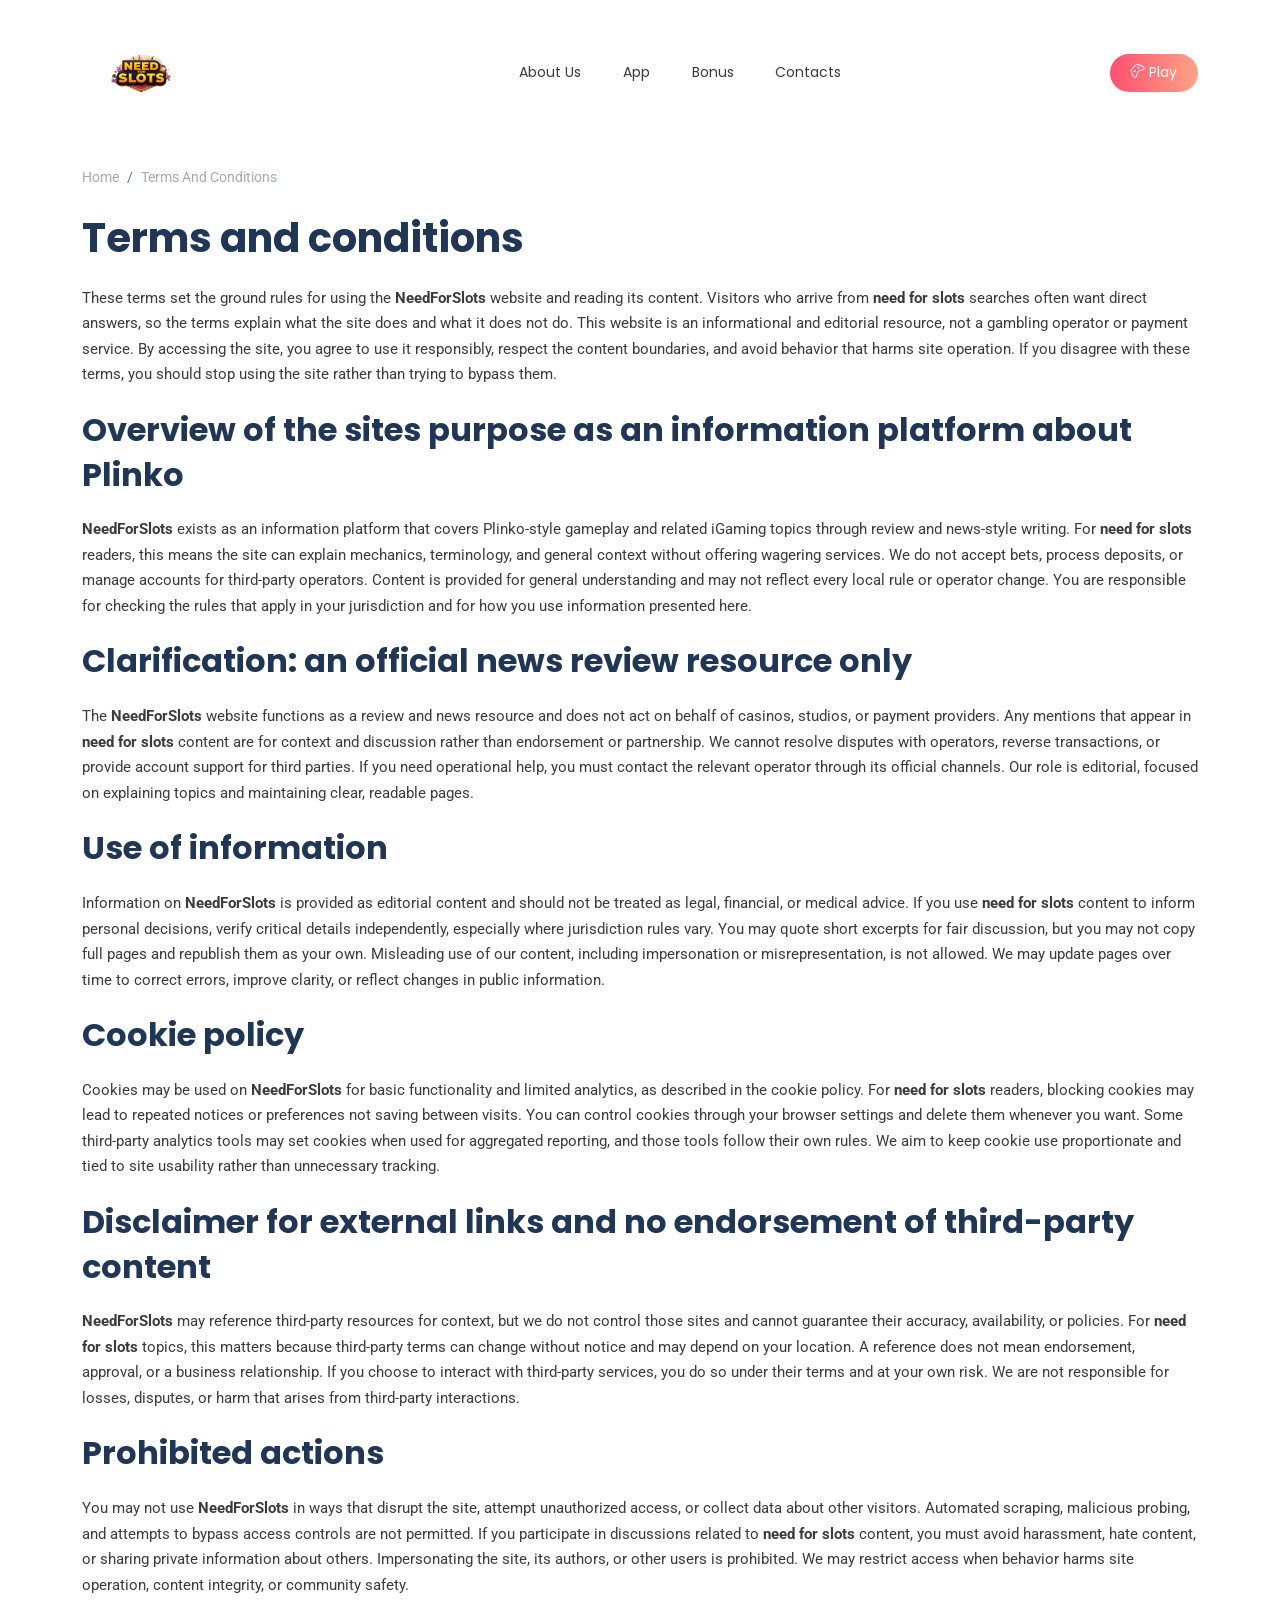
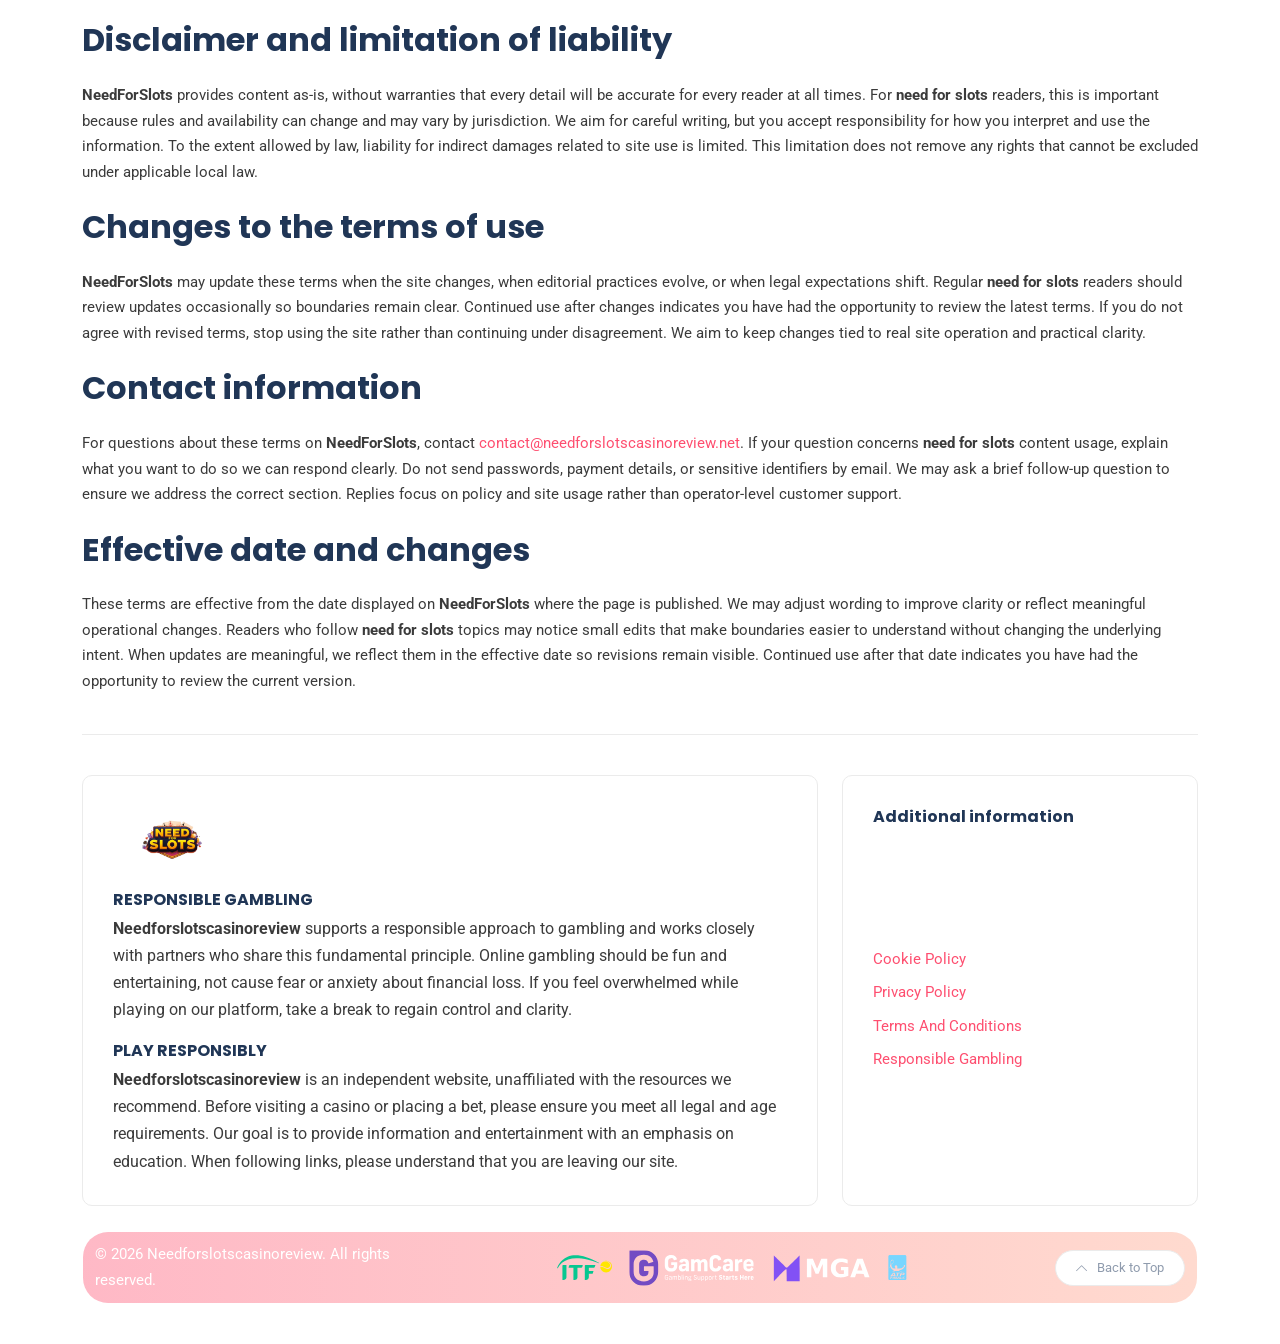
<file: terms-and-conditions/index.html>
<!DOCTYPE html>
<html lang="en"><head><meta http-equiv="Content-Type" content="text/html; charset=UTF-8">
	<title>Terms and conditions for NeedForSlots review site</title><meta name="description" content="Terms for using NeedForSlots: site purpose, acceptable use,
cookies.">
	<meta name="viewport" content="width=device-width, initial-scale=1, maximum-scale=1"><link rel="shortcut icon" type="image/x-icon" href="/images/favicon-32x32.png"><meta name="keywords" content="NeedForSlots, need for slots"><link rel="canonical" href="https://needforslotscasinoreview.net/terms-and-conditions/">
	<link rel="stylesheet" href="/css/bootstrap.min.css" type="text/css" media="all">
	<link rel="stylesheet" href="/css/all.min.css" type="text/css" media="all">
	<link rel="stylesheet" href="/css/slick.css" type="text/css" media="all">
	<link rel="stylesheet" href="/css/simple-line-icons.css" type="text/css" media="all">
	<link rel="stylesheet" href="/css/style.css" type="text/css" media="all">

	<meta name="robots" content="index, follow"><script type="application/ld+json">
{
  "@context": "https://schema.org",
  "@graph": [
    {
      "@type": "WebSite",
      "@id": "https:\/\/needforslotscasinoreview.net\/#website",
      "url": "https:\/\/needforslotscasinoreview.net\/",
      "name": "Needforslotscasinoreview",
      "potentialAction": {
        "@type": "SearchAction",
        "target": "https:\/\/needforslotscasinoreview.net\/search?q={search_term_string}",
        "query-input": "required name=search_term_string"
      },
      "publisher": {
         "@id": "https:\/\/needforslotscasinoreview.net\/#organization"
      },
      "inLanguage": "en"
    },
    {
      "@type": "Organization",
      "@id": "https:\/\/needforslotscasinoreview.net\/#organization",
      "name": "Needforslotscasinoreview",
      "url": "https:\/\/needforslotscasinoreview.net\/",
      "logo": {
        "@type": "ImageObject",
        "url": "https:\/\/needforslotscasinoreview.net\/images\/logo.png"

      }},{
      "@type": "BreadcrumbList",
      "@id": "https:\/\/needforslotscasinoreview.net\/terms-and-conditions\/#breadcrumb",
      "itemListElement": [{
          "@type": "ListItem",
          "position":  1 ,
          "name": "Home",
          "item": "https:\/\/needforslotscasinoreview.net\/"
        },
            {
              "@type": "ListItem",
              "position":  2 ,
              "name": "NeedForSlots Casino review: games, bonuses, and mobile play",
              "item": "https:\/\/needforslotscasinoreview.net\/"
            },
        {
          "@type": "ListItem",
          "position":  3 ,
          "name": "Terms and conditions for NeedForSlots review site"
        }
      ]
    },{"@type": "WebPage",
      "@id": "https:\/\/needforslotscasinoreview.net\/terms-and-conditions\/",
      "url": "https:\/\/needforslotscasinoreview.net\/terms-and-conditions\/",
      "name": "Terms and conditions for NeedForSlots review site",
      "description": "Terms for using NeedForSlots: site purpose, acceptable use,\ncookies.",
      "inLanguage": "en","datePublished": "2026-02-11T00:00:00Z",
      "dateModified": "2026-02-11T00:00:00Z",
      "isPartOf": {
        "@id": "https:\/\/needforslotscasinoreview.net\/#website"
      },"breadcrumb": {
         "@id": "https:\/\/needforslotscasinoreview.net\/terms-and-conditions\/#breadcrumb"
       }}]
}
</script></head><body class="">


<div id="preloader">
	<div class="book">
		<div class="inner">
			<div class="left"></div>
			<div class="middle"></div>
			<div class="right"></div>
		</div>
		<ul>
			<li></li>
			<li></li>
			<li></li>
			<li></li>
			<li></li>
			<li></li>
			<li></li>
			<li></li>
			<li></li>
			<li></li>
			<li></li>
			<li></li>
			<li></li>
			<li></li>
			<li></li>
			<li></li>
			<li></li>
			<li></li>
		</ul>
	</div>
</div>


<div class="site-wrapper">

	<div class="main-overlay"></div><header class="header-default">
	<nav class="navbar navbar-expand-lg">
		<div class="container-xl">
			<div class="col-0 burger-div">
                <button class="burger-menu icon-button">
                    <span class="burger-icon"></span>
                </button>
            </div><a class="navbar-brand" href="/"><img src="/images/logo.png" alt="Needforslotscasinoreview" title="Needforslotscasinoreview"></a> <div class="collapse navbar-collapse">
				
			<ul class="navbar-nav mr-auto"><li class="nav-item">
						<a class="nav-link" title="About Us" href="/about-us/">About Us</a></li><li class="nav-item">
						<a class="nav-link" title="App" href="/app/">App</a></li><li class="nav-item">
						<a class="nav-link" title="Bonus" href="/bonus/">Bonus</a></li><li class="nav-item">
						<a class="nav-link" title="Contacts" href="/contacts/">Contacts</a></li></ul>
			</div>
			
			<div class="header-right">
				<ul class="navbar-nav mr-auto no-margin">
					<li class="nav-item active"><a class="nav-link cta-022f2" title="Play"><i class="icon-game-controller"></i><span> Play</span></a></li>
				</ul>
			</div>
		</div>
	</nav>
</header>
	<section class="main-content-lg">
        <div class="container"><div class="post post-single"><nav aria-label="breadcrumb">
    <ol class="breadcrumb justify-content-right mb-2">
        <li class="breadcrumb-item"><a href="/">Home</a></li><li class="breadcrumb-item active" aria-current="page">Terms And Conditions</li>
    </ol>
</nav><h1 id="terms-and-conditions">Terms and conditions</h1>
<p>These terms set the ground rules for using the <strong>NeedForSlots</strong> website
and reading its content. Visitors who arrive from <strong>need for slots</strong>
searches often want direct answers, so the terms explain what the site
does and what it does not do. This website is an informational and
editorial resource, not a gambling operator or payment service. By
accessing the site, you agree to use it responsibly, respect the content
boundaries, and avoid behavior that harms site operation. If you
disagree with these terms, you should stop using the site rather than
trying to bypass them.</p>
<h2 id="overview-of-the-sites-purpose-as-an-information-platform-about-plinko">Overview of the sites purpose as an information platform about Plinko</h2>
<p><strong>NeedForSlots</strong> exists as an information platform that covers
Plinko-style gameplay and related iGaming topics through review and
news-style writing. For <strong>need for slots</strong> readers, this means the site
can explain mechanics, terminology, and general context without offering
wagering services. We do not accept bets, process deposits, or manage
accounts for third-party operators. Content is provided for general
understanding and may not reflect every local rule or operator change.
You are responsible for checking the rules that apply in your
jurisdiction and for how you use information presented here.</p>
<h2 id="clarification-an-official-news-review-resource-only">Clarification: an official news review resource only</h2>
<p>The <strong>NeedForSlots</strong> website functions as a review and news resource and
does not act on behalf of casinos, studios, or payment providers. Any
mentions that appear in <strong>need for slots</strong> content are for context and
discussion rather than endorsement or partnership. We cannot resolve
disputes with operators, reverse transactions, or provide account
support for third parties. If you need operational help, you must
contact the relevant operator through its official channels. Our role is
editorial, focused on explaining topics and maintaining clear, readable
pages.</p>
<h2 id="use-of-information">Use of information</h2>
<p>Information on <strong>NeedForSlots</strong> is provided as editorial content and
should not be treated as legal, financial, or medical advice. If you use
<strong>need for slots</strong> content to inform personal decisions, verify critical
details independently, especially where jurisdiction rules vary. You may
quote short excerpts for fair discussion, but you may not copy full
pages and republish them as your own. Misleading use of our content,
including impersonation or misrepresentation, is not allowed. We may
update pages over time to correct errors, improve clarity, or reflect
changes in public information.</p>
<h2 id="cookie-policy">Cookie policy</h2>
<p>Cookies may be used on <strong>NeedForSlots</strong> for basic functionality and
limited analytics, as described in the cookie policy. For <strong>need for
slots</strong> readers, blocking cookies may lead to repeated notices or
preferences not saving between visits. You can control cookies through
your browser settings and delete them whenever you want. Some
third-party analytics tools may set cookies when used for aggregated
reporting, and those tools follow their own rules. We aim to keep cookie
use proportionate and tied to site usability rather than unnecessary
tracking.</p>
<h2 id="disclaimer-for-external-links-and-no-endorsement-of-third-party-content">Disclaimer for external links and no endorsement of third-party content</h2>
<p><strong>NeedForSlots</strong> may reference third-party resources for context, but we
do not control those sites and cannot guarantee their accuracy,
availability, or policies. For <strong>need for slots</strong> topics, this matters
because third-party terms can change without notice and may depend on
your location. A reference does not mean endorsement, approval, or a
business relationship. If you choose to interact with third-party
services, you do so under their terms and at your own risk. We are not
responsible for losses, disputes, or harm that arises from third-party
interactions.</p>
<h2 id="prohibited-actions">Prohibited actions</h2>
<p>You may not use <strong>NeedForSlots</strong> in ways that disrupt the site, attempt
unauthorized access, or collect data about other visitors. Automated
scraping, malicious probing, and attempts to bypass access controls are
not permitted. If you participate in discussions related to <strong>need for
slots</strong> content, you must avoid harassment, hate content, or sharing
private information about others. Impersonating the site, its authors,
or other users is prohibited. We may restrict access when behavior harms
site operation, content integrity, or community safety.</p>
<h2 id="disclaimer-and-limitation-of-liability">Disclaimer and limitation of liability</h2>
<p><strong>NeedForSlots</strong> provides content as-is, without warranties that every
detail will be accurate for every reader at all times. For <strong>need for
slots</strong> readers, this is important because rules and availability can
change and may vary by jurisdiction. We aim for careful writing, but you
accept responsibility for how you interpret and use the information. To
the extent allowed by law, liability for indirect damages related to
site use is limited. This limitation does not remove any rights that
cannot be excluded under applicable local law.</p>
<h2 id="changes-to-the-terms-of-use">Changes to the terms of use</h2>
<p><strong>NeedForSlots</strong> may update these terms when the site changes, when
editorial practices evolve, or when legal expectations shift. Regular
<strong>need for slots</strong> readers should review updates occasionally so
boundaries remain clear. Continued use after changes indicates you have
had the opportunity to review the latest terms. If you do not agree with
revised terms, stop using the site rather than continuing under
disagreement. We aim to keep changes tied to real site operation and
practical clarity.</p>
<h2 id="contact-information">Contact information</h2>
<p>For questions about these terms on <strong>NeedForSlots</strong>, contact
<!-- raw HTML omitted --><a href="mailto:contact@needforslotscasinoreview.net">contact@needforslotscasinoreview.net</a><!-- raw HTML omitted -->. If your question concerns
<strong>need for slots</strong> content usage, explain what you want to do so we can
respond clearly. Do not send passwords, payment details, or sensitive
identifiers by email. We may ask a brief follow-up question to ensure we
address the correct section. Replies focus on policy and site usage
rather than operator-level customer support.</p>
<h2 id="effective-date-and-changes">Effective date and changes</h2>
<p>These terms are effective from the date displayed on <strong>NeedForSlots</strong>
where the page is published. We may adjust wording to improve clarity or
reflect meaningful operational changes. Readers who follow <strong>need for
slots</strong> topics may notice small edits that make boundaries easier to
understand without changing the underlying intent. When updates are
meaningful, we reflect them in the effective date so revisions remain
visible. Continued use after that date indicates you have had the
opportunity to review the current version.</p>
</div></div>
	</section>
	<footer>
	<div class="container-xl">
		<div class="footer-inner">
			<div class="row gy-4">
                <div class="col-sm-8">
                    
                    <div class="post post-grid rounded bordered">
                        <div class="details"><a class="navbar-brand mt-1" href="/"><img src="/images/logo.png" alt="Needforslotscasinoreview" title="Needforslotscasinoreview"></a><h6 class="post-title mb-1 mt-3">RESPONSIBLE GAMBLING</h6>
                            <p class="excerpt mb-0"><strong>Needforslotscasinoreview</strong> supports a responsible approach to gambling and works closely with partners who share this fundamental principle. Online gambling should be fun and entertaining, not cause fear or anxiety about financial loss. If you feel overwhelmed while playing on our platform, take a break to regain control and clarity.</p>
                        	<h6 class="post-title mb-1 mt-3">PLAY RESPONSIBLY</h6>
                        	<p class="excerpt mb-0"><strong>Needforslotscasinoreview</strong> is an independent website, unaffiliated with the resources we recommend. Before visiting a casino or placing a bet, please ensure you meet all legal and age requirements. Our goal is to provide information and entertainment with an emphasis on education. When following links, please understand that you are leaving our site.</p>
						</div>
                    </div>
                </div>
                <div class="col-sm-4">
                    
                    <div class="post post-grid rounded bordered">
                        <div class="details box">
                            <h6 class="post-title mb-3 mt-0">Additional information</h6>
                            <ul class="list-unstyled"><li class="mt-1 mb-1">
							        <a href="/cookie-policy/" title="Cookie Policy">Cookie Policy</a> 
							    </li><li class="mt-1 mb-1">
							        <a href="/privacy-policy/" title="Privacy Policy">Privacy Policy</a> 
							    </li><li class="mt-1 mb-1">
							        <a href="/terms-and-conditions/" title="Terms And Conditions">Terms And Conditions</a> 
							    </li><li class="mt-1 mb-1">
							        <a href="/responsible-gambling/" title="Responsible Gambling">Responsible Gambling</a> 
							    </li></ul>
                        </div>
                    </div>
                </div>
            </div>
			<br><div class="row d-flex align-items-center gy-4 colorful-footer">
				
				<div class="col-md-4">
					<span class="copyright">© 2026 Needforslotscasinoreview. All rights reserved.</span>
				</div>

				
				<div class="col-md-6 text-center">
					<ul class="social-icons list-unstyled list-inline mb-0"><li class="list-inline-item"><img src="/images/casino-logos/itf.svg" title="Needforslotscasinoreview" alt="Needforslotscasinoreview" loading="lazy"></li><li class="list-inline-item"><img src="/images/casino-logos/glogo.svg" title="Needforslotscasinoreview" alt="Needforslotscasinoreview" loading="lazy"></li><li class="list-inline-item"><img src="/images/casino-logos/mlogo.svg" title="Needforslotscasinoreview" alt="Needforslotscasinoreview" loading="lazy"></li><li class="list-inline-item"><img src="/images/casino-logos/afp.svg" title="Needforslotscasinoreview" alt="Needforslotscasinoreview" loading="lazy"></li></ul>
				</div>

				
				<div class="col-md-2">
					<a href="#" id="return-to-top" class="float-md-end"><i class="icon-arrow-up"></i><span>Back to Top</span></a>
				</div>
			</div>
		</div>
	</div>
</footer></div>



<div class="canvas-menu position-left d-flex align-items-end flex-column">
	
	<button type="button" class="btn-close" aria-label="Close"></button>

	
	<div class="logo"><a class="navbar-brand" href="/"><img src="/images/logo.png" alt="Needforslotscasinoreview" title="Needforslotscasinoreview"></a> </div>

	<nav>
	<ul class="vertical-menu"><li class="">
			<a href="/about-us/" title="About Us">About Us</a></li><li class="">
			<a href="/app/" title="App">App</a></li><li class="">
			<a href="/bonus/" title="Bonus">Bonus</a></li><li class="">
			<a href="/contacts/" title="Contacts">Contacts</a></li></ul>
</nav></div>


<script src="/js/jquery.min.js"></script>
<script src="/js/popper.min.js"></script>
<script src="/js/bootstrap.min.js"></script>
<script src="/js/slick.min.js"></script>
<script src="/js/jquery.sticky-sidebar.min.js"></script>
<script src="/js/custom.js"></script><script src="/app.b824207713719ef402f19f148a0b5d20c139fecca7d1c8a52bba8cbce02e30b0.js" integrity="sha256-MSSmkYehRlHXlRstNVq8FUsGW/N+4ShwvvNLSdTBjP0=" defer></script></body>
</html>
</file>
<file: css/simple-line-icons.css>
@font-face {
  font-family: 'simple-line-icons';
  src: url('../fonts/Simple-Line-Icons.eot?v=2.4.0');
  src: url('../fonts/Simple-Line-Icons.eot?v=2.4.0#iefix') format('embedded-opentype'), url('../fonts/Simple-Line-Icons.woff2?v=2.4.0') format('woff2'), url('../fonts/Simple-Line-Icons.ttf?v=2.4.0') format('truetype'), url('../fonts/Simple-Line-Icons.woff?v=2.4.0') format('woff'), url('../fonts/Simple-Line-Icons.svg?v=2.4.0#simple-line-icons') format('svg');
  font-weight: normal;
  font-style: normal;
}
/*
 Use the following CSS code if you want to have a class per icon.
 Instead of a list of all class selectors, you can use the generic [class*="icon-"] selector, but it's slower:
*/
.icon-user,
.icon-people,
.icon-user-female,
.icon-user-follow,
.icon-user-following,
.icon-user-unfollow,
.icon-login,
.icon-logout,
.icon-emotsmile,
.icon-phone,
.icon-call-end,
.icon-call-in,
.icon-call-out,
.icon-map,
.icon-location-pin,
.icon-direction,
.icon-directions,
.icon-compass,
.icon-layers,
.icon-menu,
.icon-list,
.icon-options-vertical,
.icon-options,
.icon-arrow-down,
.icon-arrow-left,
.icon-arrow-right,
.icon-arrow-up,
.icon-arrow-up-circle,
.icon-arrow-left-circle,
.icon-arrow-right-circle,
.icon-arrow-down-circle,
.icon-check,
.icon-clock,
.icon-plus,
.icon-minus,
.icon-close,
.icon-event,
.icon-exclamation,
.icon-organization,
.icon-trophy,
.icon-screen-smartphone,
.icon-screen-desktop,
.icon-plane,
.icon-notebook,
.icon-mustache,
.icon-mouse,
.icon-magnet,
.icon-energy,
.icon-disc,
.icon-cursor,
.icon-cursor-move,
.icon-crop,
.icon-chemistry,
.icon-speedometer,
.icon-shield,
.icon-screen-tablet,
.icon-magic-wand,
.icon-hourglass,
.icon-graduation,
.icon-ghost,
.icon-game-controller,
.icon-fire,
.icon-eyeglass,
.icon-envelope-open,
.icon-envelope-letter,
.icon-bell,
.icon-badge,
.icon-anchor,
.icon-wallet,
.icon-vector,
.icon-speech,
.icon-puzzle,
.icon-printer,
.icon-present,
.icon-playlist,
.icon-pin,
.icon-picture,
.icon-handbag,
.icon-globe-alt,
.icon-globe,
.icon-folder-alt,
.icon-folder,
.icon-film,
.icon-feed,
.icon-drop,
.icon-drawer,
.icon-docs,
.icon-doc,
.icon-diamond,
.icon-cup,
.icon-calculator,
.icon-bubbles,
.icon-briefcase,
.icon-book-open,
.icon-basket-loaded,
.icon-basket,
.icon-bag,
.icon-action-undo,
.icon-action-redo,
.icon-wrench,
.icon-umbrella,
.icon-trash,
.icon-tag,
.icon-support,
.icon-frame,
.icon-size-fullscreen,
.icon-size-actual,
.icon-shuffle,
.icon-share-alt,
.icon-share,
.icon-rocket,
.icon-question,
.icon-pie-chart,
.icon-pencil,
.icon-note,
.icon-loop,
.icon-home,
.icon-grid,
.icon-graph,
.icon-microphone,
.icon-music-tone-alt,
.icon-music-tone,
.icon-earphones-alt,
.icon-earphones,
.icon-equalizer,
.icon-like,
.icon-dislike,
.icon-control-start,
.icon-control-rewind,
.icon-control-play,
.icon-control-pause,
.icon-control-forward,
.icon-control-end,
.icon-volume-1,
.icon-volume-2,
.icon-volume-off,
.icon-calendar,
.icon-bulb,
.icon-chart,
.icon-ban,
.icon-bubble,
.icon-camrecorder,
.icon-camera,
.icon-cloud-download,
.icon-cloud-upload,
.icon-envelope,
.icon-eye,
.icon-flag,
.icon-heart,
.icon-info,
.icon-key,
.icon-link,
.icon-lock,
.icon-lock-open,
.icon-magnifier,
.icon-magnifier-add,
.icon-magnifier-remove,
.icon-paper-clip,
.icon-paper-plane,
.icon-power,
.icon-refresh,
.icon-reload,
.icon-settings,
.icon-star,
.icon-symbol-female,
.icon-symbol-male,
.icon-target,
.icon-credit-card,
.icon-paypal,
.icon-social-tumblr,
.icon-social-twitter,
.icon-social-facebook,
.icon-social-instagram,
.icon-social-linkedin,
.icon-social-pinterest,
.icon-social-github,
.icon-social-google,
.icon-social-reddit,
.icon-social-skype,
.icon-social-dribbble,
.icon-social-behance,
.icon-social-foursqare,
.icon-social-soundcloud,
.icon-social-spotify,
.icon-social-stumbleupon,
.icon-social-youtube,
.icon-social-dropbox,
.icon-social-vkontakte,
.icon-social-steam {
  font-family: 'simple-line-icons';
  speak: none;
  font-style: normal;
  font-weight: normal;
  font-variant: normal;
  text-transform: none;
  line-height: 1;
  /* Better Font Rendering =========== */
  -webkit-font-smoothing: antialiased;
  -moz-osx-font-smoothing: grayscale;
}
.icon-user:before {
  content: "\e005";
}
.icon-people:before {
  content: "\e001";
}
.icon-user-female:before {
  content: "\e000";
}
.icon-user-follow:before {
  content: "\e002";
}
.icon-user-following:before {
  content: "\e003";
}
.icon-user-unfollow:before {
  content: "\e004";
}
.icon-login:before {
  content: "\e066";
}
.icon-logout:before {
  content: "\e065";
}
.icon-emotsmile:before {
  content: "\e021";
}
.icon-phone:before {
  content: "\e600";
}
.icon-call-end:before {
  content: "\e048";
}
.icon-call-in:before {
  content: "\e047";
}
.icon-call-out:before {
  content: "\e046";
}
.icon-map:before {
  content: "\e033";
}
.icon-location-pin:before {
  content: "\e096";
}
.icon-direction:before {
  content: "\e042";
}
.icon-directions:before {
  content: "\e041";
}
.icon-compass:before {
  content: "\e045";
}
.icon-layers:before {
  content: "\e034";
}
.icon-menu:before {
  content: "\e601";
}
.icon-list:before {
  content: "\e067";
}
.icon-options-vertical:before {
  content: "\e602";
}
.icon-options:before {
  content: "\e603";
}
.icon-arrow-down:before {
  content: "\e604";
}
.icon-arrow-left:before {
  content: "\e605";
}
.icon-arrow-right:before {
  content: "\e606";
}
.icon-arrow-up:before {
  content: "\e607";
}
.icon-arrow-up-circle:before {
  content: "\e078";
}
.icon-arrow-left-circle:before {
  content: "\e07a";
}
.icon-arrow-right-circle:before {
  content: "\e079";
}
.icon-arrow-down-circle:before {
  content: "\e07b";
}
.icon-check:before {
  content: "\e080";
}
.icon-clock:before {
  content: "\e081";
}
.icon-plus:before {
  content: "\e095";
}
.icon-minus:before {
  content: "\e615";
}
.icon-close:before {
  content: "\e082";
}
.icon-event:before {
  content: "\e619";
}
.icon-exclamation:before {
  content: "\e617";
}
.icon-organization:before {
  content: "\e616";
}
.icon-trophy:before {
  content: "\e006";
}
.icon-screen-smartphone:before {
  content: "\e010";
}
.icon-screen-desktop:before {
  content: "\e011";
}
.icon-plane:before {
  content: "\e012";
}
.icon-notebook:before {
  content: "\e013";
}
.icon-mustache:before {
  content: "\e014";
}
.icon-mouse:before {
  content: "\e015";
}
.icon-magnet:before {
  content: "\e016";
}
.icon-energy:before {
  content: "\e020";
}
.icon-disc:before {
  content: "\e022";
}
.icon-cursor:before {
  content: "\e06e";
}
.icon-cursor-move:before {
  content: "\e023";
}
.icon-crop:before {
  content: "\e024";
}
.icon-chemistry:before {
  content: "\e026";
}
.icon-speedometer:before {
  content: "\e007";
}
.icon-shield:before {
  content: "\e00e";
}
.icon-screen-tablet:before {
  content: "\e00f";
}
.icon-magic-wand:before {
  content: "\e017";
}
.icon-hourglass:before {
  content: "\e018";
}
.icon-graduation:before {
  content: "\e019";
}
.icon-ghost:before {
  content: "\e01a";
}
.icon-game-controller:before {
  content: "\e01b";
}
.icon-fire:before {
  content: "\e01c";
}
.icon-eyeglass:before {
  content: "\e01d";
}
.icon-envelope-open:before {
  content: "\e01e";
}
.icon-envelope-letter:before {
  content: "\e01f";
}
.icon-bell:before {
  content: "\e027";
}
.icon-badge:before {
  content: "\e028";
}
.icon-anchor:before {
  content: "\e029";
}
.icon-wallet:before {
  content: "\e02a";
}
.icon-vector:before {
  content: "\e02b";
}
.icon-speech:before {
  content: "\e02c";
}
.icon-puzzle:before {
  content: "\e02d";
}
.icon-printer:before {
  content: "\e02e";
}
.icon-present:before {
  content: "\e02f";
}
.icon-playlist:before {
  content: "\e030";
}
.icon-pin:before {
  content: "\e031";
}
.icon-picture:before {
  content: "\e032";
}
.icon-handbag:before {
  content: "\e035";
}
.icon-globe-alt:before {
  content: "\e036";
}
.icon-globe:before {
  content: "\e037";
}
.icon-folder-alt:before {
  content: "\e039";
}
.icon-folder:before {
  content: "\e089";
}
.icon-film:before {
  content: "\e03a";
}
.icon-feed:before {
  content: "\e03b";
}
.icon-drop:before {
  content: "\e03e";
}
.icon-drawer:before {
  content: "\e03f";
}
.icon-docs:before {
  content: "\e040";
}
.icon-doc:before {
  content: "\e085";
}
.icon-diamond:before {
  content: "\e043";
}
.icon-cup:before {
  content: "\e044";
}
.icon-calculator:before {
  content: "\e049";
}
.icon-bubbles:before {
  content: "\e04a";
}
.icon-briefcase:before {
  content: "\e04b";
}
.icon-book-open:before {
  content: "\e04c";
}
.icon-basket-loaded:before {
  content: "\e04d";
}
.icon-basket:before {
  content: "\e04e";
}
.icon-bag:before {
  content: "\e04f";
}
.icon-action-undo:before {
  content: "\e050";
}
.icon-action-redo:before {
  content: "\e051";
}
.icon-wrench:before {
  content: "\e052";
}
.icon-umbrella:before {
  content: "\e053";
}
.icon-trash:before {
  content: "\e054";
}
.icon-tag:before {
  content: "\e055";
}
.icon-support:before {
  content: "\e056";
}
.icon-frame:before {
  content: "\e038";
}
.icon-size-fullscreen:before {
  content: "\e057";
}
.icon-size-actual:before {
  content: "\e058";
}
.icon-shuffle:before {
  content: "\e059";
}
.icon-share-alt:before {
  content: "\e05a";
}
.icon-share:before {
  content: "\e05b";
}
.icon-rocket:before {
  content: "\e05c";
}
.icon-question:before {
  content: "\e05d";
}
.icon-pie-chart:before {
  content: "\e05e";
}
.icon-pencil:before {
  content: "\e05f";
}
.icon-note:before {
  content: "\e060";
}
.icon-loop:before {
  content: "\e064";
}
.icon-home:before {
  content: "\e069";
}
.icon-grid:before {
  content: "\e06a";
}
.icon-graph:before {
  content: "\e06b";
}
.icon-microphone:before {
  content: "\e063";
}
.icon-music-tone-alt:before {
  content: "\e061";
}
.icon-music-tone:before {
  content: "\e062";
}
.icon-earphones-alt:before {
  content: "\e03c";
}
.icon-earphones:before {
  content: "\e03d";
}
.icon-equalizer:before {
  content: "\e06c";
}
.icon-like:before {
  content: "\e068";
}
.icon-dislike:before {
  content: "\e06d";
}
.icon-control-start:before {
  content: "\e06f";
}
.icon-control-rewind:before {
  content: "\e070";
}
.icon-control-play:before {
  content: "\e071";
}
.icon-control-pause:before {
  content: "\e072";
}
.icon-control-forward:before {
  content: "\e073";
}
.icon-control-end:before {
  content: "\e074";
}
.icon-volume-1:before {
  content: "\e09f";
}
.icon-volume-2:before {
  content: "\e0a0";
}
.icon-volume-off:before {
  content: "\e0a1";
}
.icon-calendar:before {
  content: "\e075";
}
.icon-bulb:before {
  content: "\e076";
}
.icon-chart:before {
  content: "\e077";
}
.icon-ban:before {
  content: "\e07c";
}
.icon-bubble:before {
  content: "\e07d";
}
.icon-camrecorder:before {
  content: "\e07e";
}
.icon-camera:before {
  content: "\e07f";
}
.icon-cloud-download:before {
  content: "\e083";
}
.icon-cloud-upload:before {
  content: "\e084";
}
.icon-envelope:before {
  content: "\e086";
}
.icon-eye:before {
  content: "\e087";
}
.icon-flag:before {
  content: "\e088";
}
.icon-heart:before {
  content: "\e08a";
}
.icon-info:before {
  content: "\e08b";
}
.icon-key:before {
  content: "\e08c";
}
.icon-link:before {
  content: "\e08d";
}
.icon-lock:before {
  content: "\e08e";
}
.icon-lock-open:before {
  content: "\e08f";
}
.icon-magnifier:before {
  content: "\e090";
}
.icon-magnifier-add:before {
  content: "\e091";
}
.icon-magnifier-remove:before {
  content: "\e092";
}
.icon-paper-clip:before {
  content: "\e093";
}
.icon-paper-plane:before {
  content: "\e094";
}
.icon-power:before {
  content: "\e097";
}
.icon-refresh:before {
  content: "\e098";
}
.icon-reload:before {
  content: "\e099";
}
.icon-settings:before {
  content: "\e09a";
}
.icon-star:before {
  content: "\e09b";
}
.icon-symbol-female:before {
  content: "\e09c";
}
.icon-symbol-male:before {
  content: "\e09d";
}
.icon-target:before {
  content: "\e09e";
}
.icon-credit-card:before {
  content: "\e025";
}
.icon-paypal:before {
  content: "\e608";
}
.icon-social-tumblr:before {
  content: "\e00a";
}
.icon-social-twitter:before {
  content: "\e009";
}
.icon-social-facebook:before {
  content: "\e00b";
}
.icon-social-instagram:before {
  content: "\e609";
}
.icon-social-linkedin:before {
  content: "\e60a";
}
.icon-social-pinterest:before {
  content: "\e60b";
}
.icon-social-github:before {
  content: "\e60c";
}
.icon-social-google:before {
  content: "\e60d";
}
.icon-social-reddit:before {
  content: "\e60e";
}
.icon-social-skype:before {
  content: "\e60f";
}
.icon-social-dribbble:before {
  content: "\e00d";
}
.icon-social-behance:before {
  content: "\e610";
}
.icon-social-foursqare:before {
  content: "\e611";
}
.icon-social-soundcloud:before {
  content: "\e612";
}
.icon-social-spotify:before {
  content: "\e613";
}
.icon-social-stumbleupon:before {
  content: "\e614";
}
.icon-social-youtube:before {
  content: "\e008";
}
.icon-social-dropbox:before {
  content: "\e00c";
}
.icon-social-vkontakte:before {
  content: "\e618";
}
.icon-social-steam:before {
  content: "\e620";
}
</file>
<file: css/style.css>
@charset "UTF-8";
/*
Template Name: Katen
Version: 1.0
Author: ThemeGer
Author URI: http://themeforest.net/user/themeger
Description: Minimal Blog and Magazine HTML Template

[TABLE OF CONTENTS]

01. Base
02. Preloader
03. Typography
04. Header
05. Sections
06. Post
07. About author
08. Post comments
09. Page
10. Contact
11. Widgets
12. Instagram feed
13. Footer
14. Search Popup
15. Helpers
16. Buttons
17. Bootstrap Elements
18. Theme Elements
19. Slick Settings
20. Responsive Settings

*/
@import url("https://fonts.googleapis.com/css2?family=Poppins:ital,wght@0,400;0,500;0,600;0,700;1,400;1,500;1,600;1,700&display=swap");
@import url("https://fonts.googleapis.com/css2?family=Roboto:ital,wght@0,300;0,400;0,500;0,700;1,300;1,400;1,500&display=swap");
/*=================================================================*/
/*                      BASE                              
/*=================================================================*/
body {
  color: #3b3b3b;
  background-color: #fff;
  font-family: "Roboto", sans-serif;
  font-size: 15px;
  line-height: 1.7;
  overflow-x: hidden;
  -webkit-font-smoothing: antialiased;
  -moz-osx-font-smoothing: grayscale;
}

img {
  max-width: 100%;
  height: auto;
}

.text-center {
  text-align: center;
}

.text-left {
  text-align: left;
}

.text-right {
  text-align: right;
}

.relative {
  position: relative;
}

/*=================================================================*/
/*                      Preloader                              
/*=================================================================*/
#preloader {
  background: #FFF;
  height: 100%;
  position: fixed;
  width: 100%;
  top: 0;
  z-index: 1031;
}

.book {
  --color: #FE4F70;
  --duration: 6.8s;
  width: 32px;
  height: 12px;
  position: absolute;
  left: 50%;
  top: 50%;
  -webkit-transform: translate(-50%, -50%);
  -moz-transform: translate(-50%, -50%);
  -ms-transform: translate(-50%, -50%);
  -o-transform: translate(-50%, -50%);
  transform: translate(-50%, -50%);
}
.book .inner {
  width: 32px;
  height: 12px;
  position: relative;
  transform-origin: 2px 2px;
  transform: rotateZ(-90deg);
  animation: book var(--duration) ease infinite;
}
.book .inner .left,
.book .inner .right {
  width: 60px;
  height: 4px;
  top: 0;
  border-radius: 2px;
  background: var(--color);
  position: absolute;
}
.book .inner .left:before,
.book .inner .right:before {
  content: "";
  width: 48px;
  height: 4px;
  border-radius: 2px;
  background: inherit;
  position: absolute;
  top: -10px;
  left: 6px;
}
.book .inner .left {
  right: 28px;
  transform-origin: 58px 2px;
  transform: rotateZ(90deg);
  animation: left var(--duration) ease infinite;
}
.book .inner .right {
  left: 28px;
  transform-origin: 2px 2px;
  transform: rotateZ(-90deg);
  animation: right var(--duration) ease infinite;
}
.book .inner .middle {
  width: 32px;
  height: 12px;
  border: 4px solid var(--color);
  border-top: 0;
  border-radius: 0 0 9px 9px;
  transform: translateY(2px);
}
.book ul {
  margin: 0;
  padding: 0;
  list-style: none;
  position: absolute;
  left: 50%;
  top: 0;
}
.book ul li {
  height: 4px;
  border-radius: 2px;
  transform-origin: 100% 2px;
  width: 48px;
  right: 0;
  top: -10px;
  position: absolute;
  background: var(--color);
  transform: rotateZ(0deg) translateX(-18px);
  animation-duration: var(--duration);
  animation-timing-function: ease;
  animation-iteration-count: infinite;
}
.book ul li:nth-child(0) {
  animation-name: page-0;
}
.book ul li:nth-child(1) {
  animation-name: page-1;
}
.book ul li:nth-child(2) {
  animation-name: page-2;
}
.book ul li:nth-child(3) {
  animation-name: page-3;
}
.book ul li:nth-child(4) {
  animation-name: page-4;
}
.book ul li:nth-child(5) {
  animation-name: page-5;
}
.book ul li:nth-child(6) {
  animation-name: page-6;
}
.book ul li:nth-child(7) {
  animation-name: page-7;
}
.book ul li:nth-child(8) {
  animation-name: page-8;
}
.book ul li:nth-child(9) {
  animation-name: page-9;
}
.book ul li:nth-child(10) {
  animation-name: page-10;
}
.book ul li:nth-child(11) {
  animation-name: page-11;
}
.book ul li:nth-child(12) {
  animation-name: page-12;
}
.book ul li:nth-child(13) {
  animation-name: page-13;
}
.book ul li:nth-child(14) {
  animation-name: page-14;
}
.book ul li:nth-child(15) {
  animation-name: page-15;
}
.book ul li:nth-child(16) {
  animation-name: page-16;
}
.book ul li:nth-child(17) {
  animation-name: page-17;
}
.book ul li:nth-child(18) {
  animation-name: page-18;
}

@keyframes page-0 {
  4% {
    transform: rotateZ(0deg) translateX(-18px);
  }
  13%, 54% {
    transform: rotateZ(180deg) translateX(-18px);
  }
  63% {
    transform: rotateZ(0deg) translateX(-18px);
  }
}
@keyframes page-1 {
  5.86% {
    transform: rotateZ(0deg) translateX(-18px);
  }
  14.74%, 55.86% {
    transform: rotateZ(180deg) translateX(-18px);
  }
  64.74% {
    transform: rotateZ(0deg) translateX(-18px);
  }
}
@keyframes page-2 {
  7.72% {
    transform: rotateZ(0deg) translateX(-18px);
  }
  16.48%, 57.72% {
    transform: rotateZ(180deg) translateX(-18px);
  }
  66.48% {
    transform: rotateZ(0deg) translateX(-18px);
  }
}
@keyframes page-3 {
  9.58% {
    transform: rotateZ(0deg) translateX(-18px);
  }
  18.22%, 59.58% {
    transform: rotateZ(180deg) translateX(-18px);
  }
  68.22% {
    transform: rotateZ(0deg) translateX(-18px);
  }
}
@keyframes page-4 {
  11.44% {
    transform: rotateZ(0deg) translateX(-18px);
  }
  19.96%, 61.44% {
    transform: rotateZ(180deg) translateX(-18px);
  }
  69.96% {
    transform: rotateZ(0deg) translateX(-18px);
  }
}
@keyframes page-5 {
  13.3% {
    transform: rotateZ(0deg) translateX(-18px);
  }
  21.7%, 63.3% {
    transform: rotateZ(180deg) translateX(-18px);
  }
  71.7% {
    transform: rotateZ(0deg) translateX(-18px);
  }
}
@keyframes page-6 {
  15.16% {
    transform: rotateZ(0deg) translateX(-18px);
  }
  23.44%, 65.16% {
    transform: rotateZ(180deg) translateX(-18px);
  }
  73.44% {
    transform: rotateZ(0deg) translateX(-18px);
  }
}
@keyframes page-7 {
  17.02% {
    transform: rotateZ(0deg) translateX(-18px);
  }
  25.18%, 67.02% {
    transform: rotateZ(180deg) translateX(-18px);
  }
  75.18% {
    transform: rotateZ(0deg) translateX(-18px);
  }
}
@keyframes page-8 {
  18.88% {
    transform: rotateZ(0deg) translateX(-18px);
  }
  26.92%, 68.88% {
    transform: rotateZ(180deg) translateX(-18px);
  }
  76.92% {
    transform: rotateZ(0deg) translateX(-18px);
  }
}
@keyframes page-9 {
  20.74% {
    transform: rotateZ(0deg) translateX(-18px);
  }
  28.66%, 70.74% {
    transform: rotateZ(180deg) translateX(-18px);
  }
  78.66% {
    transform: rotateZ(0deg) translateX(-18px);
  }
}
@keyframes page-10 {
  22.6% {
    transform: rotateZ(0deg) translateX(-18px);
  }
  30.4%, 72.6% {
    transform: rotateZ(180deg) translateX(-18px);
  }
  80.4% {
    transform: rotateZ(0deg) translateX(-18px);
  }
}
@keyframes page-11 {
  24.46% {
    transform: rotateZ(0deg) translateX(-18px);
  }
  32.14%, 74.46% {
    transform: rotateZ(180deg) translateX(-18px);
  }
  82.14% {
    transform: rotateZ(0deg) translateX(-18px);
  }
}
@keyframes page-12 {
  26.32% {
    transform: rotateZ(0deg) translateX(-18px);
  }
  33.88%, 76.32% {
    transform: rotateZ(180deg) translateX(-18px);
  }
  83.88% {
    transform: rotateZ(0deg) translateX(-18px);
  }
}
@keyframes page-13 {
  28.18% {
    transform: rotateZ(0deg) translateX(-18px);
  }
  35.62%, 78.18% {
    transform: rotateZ(180deg) translateX(-18px);
  }
  85.62% {
    transform: rotateZ(0deg) translateX(-18px);
  }
}
@keyframes page-14 {
  30.04% {
    transform: rotateZ(0deg) translateX(-18px);
  }
  37.36%, 80.04% {
    transform: rotateZ(180deg) translateX(-18px);
  }
  87.36% {
    transform: rotateZ(0deg) translateX(-18px);
  }
}
@keyframes page-15 {
  31.9% {
    transform: rotateZ(0deg) translateX(-18px);
  }
  39.1%, 81.9% {
    transform: rotateZ(180deg) translateX(-18px);
  }
  89.1% {
    transform: rotateZ(0deg) translateX(-18px);
  }
}
@keyframes page-16 {
  33.76% {
    transform: rotateZ(0deg) translateX(-18px);
  }
  40.84%, 83.76% {
    transform: rotateZ(180deg) translateX(-18px);
  }
  90.84% {
    transform: rotateZ(0deg) translateX(-18px);
  }
}
@keyframes page-17 {
  35.62% {
    transform: rotateZ(0deg) translateX(-18px);
  }
  42.58%, 85.62% {
    transform: rotateZ(180deg) translateX(-18px);
  }
  92.58% {
    transform: rotateZ(0deg) translateX(-18px);
  }
}
@keyframes page-18 {
  37.48% {
    transform: rotateZ(0deg) translateX(-18px);
  }
  44.32%, 87.48% {
    transform: rotateZ(180deg) translateX(-18px);
  }
  94.32% {
    transform: rotateZ(0deg) translateX(-18px);
  }
}
@keyframes left {
  4% {
    transform: rotateZ(90deg);
  }
  10%, 40% {
    transform: rotateZ(0deg);
  }
  46%, 54% {
    transform: rotateZ(90deg);
  }
  60%, 90% {
    transform: rotateZ(0deg);
  }
  96% {
    transform: rotateZ(90deg);
  }
}
@keyframes right {
  4% {
    transform: rotateZ(-90deg);
  }
  10%, 40% {
    transform: rotateZ(0deg);
  }
  46%, 54% {
    transform: rotateZ(-90deg);
  }
  60%, 90% {
    transform: rotateZ(0deg);
  }
  96% {
    transform: rotateZ(-90deg);
  }
}
@keyframes book {
  4% {
    transform: rotateZ(-90deg);
  }
  10%, 40% {
    transform: rotateZ(0deg);
    transform-origin: 2px 2px;
  }
  40.01%, 59.99% {
    transform-origin: 30px 2px;
  }
  46%, 54% {
    transform: rotateZ(90deg);
  }
  60%, 90% {
    transform: rotateZ(0deg);
    transform-origin: 2px 2px;
  }
  96% {
    transform: rotateZ(-90deg);
  }
}
/*=================================================================*/
/*                      TYPOGRAPHY                              
/*=================================================================*/
h1, h2, h3, h4, h5, h6 {
  color: #203656;
  font-family: "Poppins", sans-serif;
  font-weight: 700;
  line-height: 1.4;
  margin: 20px 0;
}

a {
  color: #FE4F70;
  outline: 0;
  text-decoration: none;
  -webkit-transition: all 0.2s ease-in-out;
  -moz-transition: all 0.2s ease-in-out;
  transition: all 0.2s ease-in-out;
}
a:hover {
  color: #203656;
}
a:focus {
  outline: 0;
}

.blockquote {
  font-size: 18px;
}

blockquote {
  padding: 20px 20px;
  margin: 0 0 20px;
  background: #fff8fa;
  border-left: solid 3px #FE4F70;
  border-radius: 5px;
}

blockquote p {
  line-height: 1.6;
}

.blockquote-footer {
  margin-top: 0;
}

.table {
  color: #707a88;
}

/*=================================================================*/
/*                      HEADER                              
/*=================================================================*/
.header-default {
  padding: 40px 0;
  position: relative;
  width: 100%;
}
.header-default .navbar-nav {
  margin-left: 50px;
}

.header-default.clone {
  position: fixed;
  top: 0;
  left: 0;
  background: #FFF;
  border-bottom: solid 1px #EBEBEB;
  right: 0;
  padding: 25px 0;
  -webkit-transform: translateY(-100%);
  -moz-transform: translateY(-100%);
  -ms-transform: translateY(-100%);
  -o-transform: translateY(-100%);
  transform: translateY(-100%);
  transition: 0.2s transform cubic-bezier(0.3, 0.73, 0.3, 0.74);
  z-index: 4;
}

.header-personal nav.clone, .header-classic .header-bottom.clone {
  position: fixed;
  top: 0;
  left: 0;
  background: #FFF;
  border-bottom: solid 1px #EBEBEB;
  right: 0;
  -webkit-transform: translateY(-100%);
  -moz-transform: translateY(-100%);
  -ms-transform: translateY(-100%);
  -o-transform: translateY(-100%);
  transform: translateY(-100%);
  transition: 0.2s transform cubic-bezier(0.3, 0.73, 0.3, 0.74);
  z-index: 4;
}
.header-personal nav.clone .centered-nav, .header-classic .header-bottom.clone .centered-nav {
  border-top: 0;
}

.header-classic .header-top {
  padding-top: 35px;
  padding-bottom: 35px;
  border-bottom: solid 1px #EBEBEB;
}
.header-classic .header-bottom {
  padding: 20px 0;
}

.header-minimal {
  padding-top: 40px;
  padding-bottom: 40px;
  border-bottom: solid 1px #EBEBEB;
}

body.down .header-default.clone, body.down .header-personal nav.clone, body.down .header-classic .header-bottom.clone {
  -webkit-transform: translateY(0);
  -moz-transform: translateY(0);
  -ms-transform: translateY(0);
  -o-transform: translateY(0);
  transform: translateY(0);
}

.header-personal .header-top {
  padding-top: 30px;
  padding-bottom: 30px;
}
.header-personal .centered-nav {
  border-top: solid 1px #EBEBEB;
  padding: 20px 0;
}
.header-personal.light {
  left: 0;
  right: 0;
  top: 0;
  position: absolute;
  z-index: 2;
}
.header-personal.light .centered-nav {
  border-top-color: rgba(235, 235, 235, 0.2);
}
.header-personal.light .text-logo {
  color: #FFF;
}
.header-personal.light .social-icons li a {
  color: #FFF;
}
.header-personal.light .social-icons li a:hover {
  color: #FE4F70;
}
.header-personal.light .navbar .nav-link {
  color: #FFF;
  cursor: pointer;
}
.header-personal.light .navbar.clone .nav-link {
  color: #79889e;
  cursor: pointer;
}
.header-personal.light .navbar.clone .nav-link:hover {
  color: #203656;
}
.header-personal.light .navbar.clone li.active .nav-link {
  color: #FFF;
  cursor: pointer;
}

.text-logo {
  color: #203656;
  font-size: 30px;
  font-weight: bold;
  font-family: "Poppins", sans-serif;
  line-height: 1;
  margin: 0px 0 5px;
}
.text-logo .dot {
  color: #FE4F70;
  font-size: 44px;
  margin-left: 5px;
}

.slogan {
  font-family: "Poppins", sans-serif;
  color: #9faabb;
  font-size: 14px;
}

.navbar {
  padding: 0;
}

.navbar-nav {
  font-family: "Poppins", sans-serif;
  font-size: 14px;
}
.navbar-nav .nav-link {
  padding: 0.439rem 1rem;
  color: #3b3b3b;
  cursor: pointer;
}
.navbar-nav .nav-link:hover {
  color: #203656;
}
.navbar-nav li.active .nav-link {
  color: #FFF;
  border-radius: 25px;
  background: #FE4F70;
  background: -webkit-linear-gradient(left, #FE4F70 0%, #FFA387 100%);
  background: linear-gradient(to right, #FE4F70 0%, #FFA387 100%);
  cursor: pointer;
}

.navbar-brand {
  padding-top: 0;
  padding-bottom: 0;
  margin-right: 0;
}
.navbar-brand > img {
  max-width: 118px;
}

.dropdown-menu {
  position: absolute;
  top: 100%;
  z-index: 1000;
  display: none;
  min-width: 10rem;
  padding: 0;
  margin: 0;
  color: #212529;
  text-align: left;
  list-style: none;
  background-color: #fff;
  background-clip: padding-box;
  border: 0;
  border-radius: 0.25rem;
  -webkit-box-shadow: 0 8px 20px rgba(32, 54, 86, 0.2);
  -moz-box-shadow: 0 8px 20px rgba(32, 54, 86, 0.2);
  box-shadow: 0 8px 20px rgba(32, 54, 86, 0.2);
}
.dropdown-menu:after {
  content: "";
  display: block;
  height: 0;
  width: 0;
  position: absolute;
  top: -10px;
  left: 25%;
  border-left: 8px solid transparent;
  border-right: 8px solid transparent;
  border-bottom: 10px solid #FFF;
}
.dropdown-menu li:after {
  content: "";
  background: #EBEBEB;
  background: -webkit-linear-gradient(right, #EBEBEB 0%, transparent 100%);
  background: linear-gradient(to right, #EBEBEB 0%, transparent 100%);
  display: block;
  height: 1px;
  width: 100%;
}
.dropdown-menu li:last-child:after {
  content: "";
  display: none;
}

.dropdown-item {
  display: block;
  width: 100%;
  padding: 0.6rem 1.5rem;
  clear: both;
  font-weight: 400;
  font-size: 13px;
  color: #79889e;
  text-align: inherit;
  text-decoration: none;
  white-space: nowrap;
  background-color: transparent;
  border: 0;
}
.dropdown-item:hover {
  margin-left: 5px;
}

.dropdown-item:focus, .dropdown-item:hover {
  color: #FE4F70;
  background-color: transparent;
}

.dropdown-divider {
  height: 0;
  margin: 0.1rem 0;
  overflow: hidden;
  border-top: 1px solid #DDD;
}

.dropdown-toggle::after {
  display: inline-block;
  margin-left: 5px;
  vertical-align: middle;
  content: "";
  font-family: "simple-line-icons";
  font-size: 8px;
  border-top: transparent;
  border-right: transparent;
  border-bottom: 0;
  border-left: transparent;
}

.burger-icon:before, .burger-icon:after {
  content: "";
  background: #FFF;
  display: block;
  margin: auto;
  height: 1px;
  width: 15px;
}
.burger-icon:before {
  margin-bottom: 6px;
}
.burger-icon:after {
  margin-top: 6px;
}

.header-right .social-icons {
  display: inline-block;
}
.header-right .header-buttons {
  display: inline-block;
  margin-left: 50px;
}
.header-right .header-buttons button {
  margin-left: 10px;
}
.header-right .header-buttons button:first-child {
  margin-left: 0;
}

@media (min-width: 992px) {
  .navbar-expand-lg .navbar-nav .nav-link {
    padding-right: 1.3rem;
    padding-left: 1.3rem;
    cursor: pointer;
  }
}
.canvas-menu {
  background: #FFF;
  height: 100vh;
  overflow-y: auto;
  overflow-x: hidden;
  padding: 40px;
  position: fixed;
  right: 0;
  top: 0;
  width: 300px;
  z-index: 6;
  -webkit-box-shadow: -4px 0px 20px rgba(32, 54, 86, 0.1);
  -moz-box-shadow: -4px 0px 20px rgba(32, 54, 86, 0.1);
  box-shadow: -4px 0px 20px rgba(32, 54, 86, 0.1);
  -webkit-transform: translateX(350px);
  -moz-transform: translateX(350px);
  -ms-transform: translateX(350px);
  -o-transform: translateX(350px);
  transform: translateX(350px);
  -webkit-transition: all 0.3s ease-in-out;
  -moz-transition: all 0.3s ease-in-out;
  transition: all 0.3s ease-in-out;
  /* === Vertical Menu === */
  /* === Submenu === */
}
.canvas-menu.open {
  -webkit-transform: translateX(0);
  -moz-transform: translateX(0);
  -ms-transform: translateX(0);
  -o-transform: translateX(0);
  transform: translateX(0);
}
.canvas-menu.position-left {
  left: 0;
  right: auto;
  -webkit-transform: translateX(-350px);
  -moz-transform: translateX(-350px);
  -ms-transform: translateX(-350px);
  -o-transform: translateX(-350px);
  transform: translateX(-350px);
}
.canvas-menu.position-left.open {
  -webkit-transform: translateX(0);
  -moz-transform: translateX(0);
  -ms-transform: translateX(0);
  -o-transform: translateX(0);
  transform: translateX(0);
}
.canvas-menu .btn-close {
  box-sizing: content-box;
  width: 1em;
  height: 1em;
  position: absolute;
  padding: 0.25em 0.25em;
  color: #000;
  border: 0;
  border-radius: 0.25rem;
  opacity: 0.4;
  right: 30px;
  top: 20px;
  -webkit-transition: all 0.3s ease-in-out;
  -moz-transition: all 0.3s ease-in-out;
  transition: all 0.3s ease-in-out;
}
.canvas-menu .btn-close:focus {
  outline: none;
  box-shadow: none;
}
.canvas-menu .btn-close:hover {
  opacity: 1;
}
.canvas-menu .logo {
  margin-bottom: 30px;
  margin-top: 20px;
  width: 100%;
}
.canvas-menu nav {
  width: 100%;
}
.canvas-menu .vertical-menu {
  list-style: none;
  padding: 0;
  margin-bottom: 0;
}
.canvas-menu .vertical-menu li.openmenu > a {
  color: #203656;
}
.canvas-menu .vertical-menu li.openmenu .switch {
  -webkit-transform: rotate(180deg);
  -moz-transform: rotate(180deg);
  -ms-transform: rotate(180deg);
  -o-transform: rotate(180deg);
  transform: rotate(180deg);
}
.canvas-menu .vertical-menu li {
  padding: 0;
  position: relative;
  list-style: none;
  -webkit-transition: all 0.2s ease-in-out;
  -moz-transition: all 0.2s ease-in-out;
  transition: all 0.2s ease-in-out;
}
.canvas-menu .vertical-menu li:after {
  content: "";
  display: block;
  height: 1px;
  margin-bottom: 10px;
  margin-top: 10px;
  width: 100%;
  background: #EBEBEB;
  background: -webkit-linear-gradient(left, #EBEBEB 0%, transparent 100%);
  background: linear-gradient(to right, #EBEBEB 0%, transparent 100%);
}
.canvas-menu .vertical-menu li.active a {
  color: #FE4F70;
}
.canvas-menu .vertical-menu li.active .submenu a {
  color: #79889e;
}
.canvas-menu .vertical-menu li.active .submenu a:hover {
  color: #203656;
}
.canvas-menu .vertical-menu li .switch {
  border: solid 1px #EBEBEB;
  border-radius: 5px;
  font-size: 10px;
  display: inline-block;
  padding: 10px;
  line-height: 1;
  cursor: pointer;
  color: #FE4F70;
  position: absolute;
  top: 0px;
  right: 0;
  -webkit-transform: rotate(0deg);
  -moz-transform: rotate(0deg);
  -ms-transform: rotate(0deg);
  -o-transform: rotate(0deg);
  transform: rotate(0deg);
  -webkit-transition: all 0.2s ease-in-out;
  -moz-transition: all 0.2s ease-in-out;
  transition: all 0.2s ease-in-out;
  -webkit-backface-visibility: hidden;
}
.canvas-menu .vertical-menu li a {
  color: #203656;
  font-family: "Poppins", sans-serif;
  font-size: 14px;
  font-weight: 400;
  text-decoration: none;
  position: relative;
}
.canvas-menu .submenu {
  display: none;
  padding: 10px 20px;
}
.canvas-menu .submenu li {
  padding: 5px 0;
}
.canvas-menu .submenu li:after {
  content: "";
  display: none;
}
.canvas-menu .submenu li a {
  color: #79889e;
  font-size: 14px;
  font-weight: 400;
}
.canvas-menu .submenu li a:hover {
  color: #203656;
}

/*=================================================================*/
/*                      SECTIONS                              
/*=================================================================*/
.site-wrapper .main-overlay {
  opacity: 0;
  visibility: hidden;
  filter: blur(2px);
  background: #fff;
  position: fixed;
  height: 100vh;
  width: 100%;
  z-index: 5;
  -webkit-transition: all 0.3s ease-in-out;
  -moz-transition: all 0.3s ease-in-out;
  transition: all 0.3s ease-in-out;
}
.site-wrapper .main-overlay.active {
  opacity: 0.6;
  visibility: visible;
}

section {
  position: relative;
}

.main-content {
  margin-top: 60px;
}

.main-content-lg {
  margin-top: 20px;
  margin-bottom: -10px;
}

.post.post-grid.rounded.bordered {
  height: 100%;
}

.container-minimal {
  max-width: 900px;
  margin: auto;
  padding-left: 15px;
  padding-right: 15px;
}

.section-header {
  margin-bottom: 30px;
  position: relative;
}
.section-header img.wave {
  margin-top: 10px;
}

.section-title {
  font-size: 24px;
  margin: 0;
}

.hero {
  width: 100%;
}
.hero:after {
  content: "";
  background: #fff;
  display: block;
  left: 0;
  opacity: 0.8;
  top: 0;
  height: 100%;
  position: absolute;
  width: 100%;
}
.hero .cta {
  margin: auto;
  max-width: 700px;
  padding-top: 240px;
  padding-bottom: 240px;
  position: relative;
  z-index: 1;
}
.hero .cta h2 {
  color: #203656;
  font-size: 48px;
}
.hero .cta p {
  color: #203656;
  font-size: 18px;
  opacity: 0.7;
}
.hero svg {
  position: absolute;
  bottom: 0px;
  left: 0;
  width: 100%;
  z-index: 1;
}

/*=================================================================*/
/*                      POST                              
/*=================================================================*/
.post .category-badge {
  color: #FFF;
  font-size: 13px;
  border-radius: 25px;
  display: inline-block;
  padding: 6px 11px;
  line-height: 1;
  left: 20px;
  top: 20px;
  z-index: 1;
  background: #FE4F70;
  background: -webkit-linear-gradient(left, #FE4F70 0%, #FFA387 51%, #FE4F70 100%);
  background: linear-gradient(to right, #FE4F70 0%, #FFA387 51%, #FE4F70 100%);
  background-size: 200% auto;
  -webkit-transition: all 0.3s ease-in-out;
  -moz-transition: all 0.3s ease-in-out;
  transition: all 0.3s ease-in-out;
}

.navbar-collapse {
  flex-grow: 0;
}

.details.box {
  display: flex;
  flex-direction: column;
}

.details.box ul {
  display: flex;
  flex: 1;
  flex-direction: column;
  justify-content: center;
  list-style: none;
  margin-bottom: 0;
}

.post .category-badge.lg {
  font-size: 14px;
  padding: 8px 20px;
}
.post .category-badge:hover {
  background-position: right center;
}
.post .post-format {
  color: #FFF;
  display: block;
  border-radius: 50%;
  font-size: 20px;
  height: 50px;
  line-height: 54px;
  right: 20px;
  text-align: center;
  bottom: -25px;
  position: absolute;
  width: 50px;
  -webkit-box-shadow: 0px 2px 4px 0px rgba(0, 0, 0, 0.15);
  -moz-box-shadow: 0px 2px 4px 0px rgba(0, 0, 0, 0.15);
  box-shadow: 0px 2px 4px 0px rgba(0, 0, 0, 0.15);
  background: #FE4F70;
  background: -webkit-linear-gradient(bottom, #FE4F70 0%, #FFA387 100%);
  background: linear-gradient(to top, #FE4F70 0%, #FFA387 100%);
  z-index: 1;
}
.post .post-format-sm {
  color: #FFF;
  display: block;
  border-radius: 50%;
  font-size: 14px;
  height: 30px;
  line-height: 34px;
  left: 20px;
  text-align: center;
  top: 20px;
  position: absolute;
  width: 30px;
  -webkit-box-shadow: 0px 2px 4px 0px rgba(0, 0, 0, 0.15);
  -moz-box-shadow: 0px 2px 4px 0px rgba(0, 0, 0, 0.15);
  box-shadow: 0px 2px 4px 0px rgba(0, 0, 0, 0.15);
  background: #FE4F70;
  background: -webkit-linear-gradient(bottom, #FE4F70 0%, #FFA387 100%);
  background: linear-gradient(to top, #FE4F70 0%, #FFA387 100%);
  z-index: 1;
}
.post .thumb {
  position: relative;
}
.post .thumb.rounded .inner {
  border-radius: 10px;
  overflow: hidden;
}
.post .thumb.circle .inner {
  overflow: hidden;
  border-radius: 50%;
}
.post .thumb.top-rounded .inner {
  overflow: hidden;
  border-top-left-radius: 10px;
  border-top-right-radius: 10px;
}
.post .thumb img {
  -webkit-transform: scale(1);
  -moz-transform: scale(1);
  -ms-transform: scale(1);
  -o-transform: scale(1);
  transform: scale(1);
  -webkit-transition: all 0.3s ease-in-out;
  -moz-transition: all 0.3s ease-in-out;
  transition: all 0.3s ease-in-out;
}
.post .thumb:hover img {
  -webkit-transform: scale(1.07);
  -moz-transform: scale(1.07);
  -ms-transform: scale(1.07);
  -o-transform: scale(1.07);
  transform: scale(1.07);
}
.post .post-title a {
  color: #203656;
}
.post .post-title a:hover {
  color: #FE4F70;
}
.post .excerpt {
  font-size: 16px;
}
.post .meta {
  font-size: 14px;
  color: #9faabb;
}
.post .meta a {
  color: #9faabb;
  font-weight: 400;
}
.post .meta a:hover {
  color: #FE4F70;
}
.post .meta i {
  vertical-align: middle;
}
.post .meta li:last-child:after {
  content: "";
  display: none;
}
.post .meta li:after {
  content: "";
  display: inline-block;
  background-color: #FE4F70;
  border-radius: 50%;
  margin-left: 1rem;
  height: 3px;
  vertical-align: middle;
  position: relative;
  top: -1px;
  width: 3px;
}
.post .meta li:not(:last-child) {
  margin-right: 0.8rem;
}
.post .meta li img.author {
  margin-right: 12px;
  vertical-align: middle;
}
.post .post-bottom .social-share .toggle-button {
  font-size: 16px;
  color: #9faabb;
  background-color: transparent;
  border: 0;
  padding: 0;
  vertical-align: middle;
}
.post .post-bottom .social-share .icons {
  display: inline;
  vertical-align: middle;
}
.post .post-bottom .social-share .icons li a {
  color: #9faabb;
  font-size: 14px;
}
.post .post-bottom .social-share .icons li a:hover {
  color: #203656;
}
.post .post-bottom .social-share .icons li:not(:last-child) {
  margin-right: 0.8rem;
}
.post .post-bottom .more-button a {
  font-size: 16px;
  font-weight: 700;
  color: #9faabb;
}
.post .post-bottom .more-button a i {
  color: #9faabb;
  font-size: 12px;
  margin-left: 10px;
  vertical-align: middle;
}
.post .post-bottom .more-button a:hover {
  color: #FE4F70;
}
.post .post-bottom .more-link {
  color: #203656;
  font-size: 17px;
  font-weight: bold;
}
.post .post-bottom .more-link i {
  font-size: 12px;
  color: #9faabb;
  margin-left: 10px;
  vertical-align: middle;
  position: relative;
  right: 0;
  -webkit-transition: all 0.3s ease-in-out;
  -moz-transition: all 0.3s ease-in-out;
  transition: all 0.3s ease-in-out;
}
.post .post-bottom .more-link:hover i {
  right: -5px;
}
.post.post-list-sm {
  clear: both;
}
.post.post-list-sm.circle .thumb {
  max-width: 60px;
}
.post.post-list-sm.circle .details {
  margin-left: 80px;
}
.post.post-list-sm.square .thumb {
  max-width: 110px;
}
.post.post-list-sm.square .details {
  margin-left: 130px;
}
.post.post-list-sm .thumb {
  float: left;
  position: relative;
}
.post.post-list-sm .thumb .number {
  color: #FFF;
  display: block;
  border: solid 2px #FFF;
  border-radius: 50%;
  font-size: 24px;
  font-family: "Poppins", sans-serif;
  font-weight: 700;
  height: 60px;
  left: 0;
  text-align: center;
  top: -10px;
  position: absolute;
  width: 60px;
  -webkit-box-shadow: 0px 2px 4px 0px rgba(0, 0, 0, 0.15);
  -moz-box-shadow: 0px 2px 4px 0px rgba(0, 0, 0, 0.15);
  box-shadow: 0px 2px 4px 0px rgba(0, 0, 0, 0.15);
  background: #FE4F70;
  background: -webkit-linear-gradient(bottom, #FE4F70 0%, #FFA387 100%);
  background: linear-gradient(to top, #FE4F70 0%, #FFA387 100%);
  z-index: 1;
  padding-top: 8px;
}
.post.post-list-sm .post-title {
  font-size: 15px;
}
.post.post-list-sm:after {
  content: "";
  display: block;
  height: 1px;
  margin-bottom: 20px;
  margin-top: 20px;
  width: 100%;
  background: #EBEBEB;
  background: -webkit-linear-gradient(right, #EBEBEB 0%, transparent 100%);
  background: linear-gradient(to left, #EBEBEB 0%, transparent 100%);
}
.post.post-list-sm.before-seperator:before {
  content: "";
  display: block;
  height: 1px;
  margin-bottom: 20px;
  margin-top: 20px;
  width: 100%;
  background: #EBEBEB;
  background: -webkit-linear-gradient(right, #EBEBEB 0%, transparent 100%);
  background: linear-gradient(to left, #EBEBEB 0%, transparent 100%);
}
.post.post-list-sm.before-seperator:after {
  content: "";
  display: none;
}
.post.post-list-sm:last-child:after {
  content: "";
  display: none;
}
.post.post-list {
  margin-bottom: 30px;
}
.post.post-list .thumb {
  float: left;
  max-width: 265px;
}
.post.post-list .details {
  margin-left: 295px;
}
.post.post-list .post-title {
  margin: 9px 0;
}
.post.post-list .post-bottom {
  margin-top: 9px;
}
.post.post-list .post-bottom .social-share .icons {
  opacity: 0;
  visibility: hidden;
  -webkit-transition: all 0.2s ease-in-out;
  -moz-transition: all 0.2s ease-in-out;
  transition: all 0.2s ease-in-out;
}
.post.post-list .post-bottom .social-share .icons:before {
  content: "";
  background: #DDD;
  display: inline-block;
  height: 1px;
  margin-left: 10px;
  margin-right: 10px;
  vertical-align: middle;
  width: 30px;
}
.post.post-list .post-bottom .social-share .icons.visible {
  opacity: 1;
  visibility: visible;
}
.post.post-list:after {
  content: "";
  display: block;
  height: 1px;
  margin-bottom: 30px;
  margin-top: 30px;
  width: 100%;
  background: #EBEBEB;
  background: -webkit-linear-gradient(right, #EBEBEB 0%, transparent 100%);
  background: linear-gradient(to left, #EBEBEB 0%, transparent 100%);
}
.post.post-grid .thumb .inner {
  margin-top: -1px;
  margin-left: -1px;
  margin-right: -1px;
}
.post.post-grid .details {
  padding: 30px;
  height: 100%;
  text-align: left;
}
.post.post-grid .post-bottom {
  border-top: solid 1px #EBEBEB;
  margin: 0 30px;
  padding: 20px 0;
}
.post.post-grid .post-bottom .icons {
  opacity: 0;
  visibility: hidden;
  -webkit-transition: all 0.2s ease-in-out;
  -moz-transition: all 0.2s ease-in-out;
  transition: all 0.2s ease-in-out;
}
.post.post-grid .post-bottom .icons:before {
  content: "";
  background: #DDD;
  display: inline-block;
  height: 1px;
  margin-left: 10px;
  margin-right: 10px;
  vertical-align: middle;
  width: 30px;
}
.post.post-grid .post-bottom .icons.visible {
  opacity: 1;
  visibility: visible;
}
.post.post-classic {
  margin-bottom: 40px;
}
.post.post-classic .thumb .inner {
  margin-top: -1px;
  margin-left: -1px;
  margin-right: -1px;
}
.post.post-classic .details {
  padding: 50px 50px 40px;
}
.post.post-classic .details .post-title {
  font-size: 30px;
}
.post.post-classic .post-bottom {
  border-top: solid 1px #EBEBEB;
  margin: 0 50px;
  padding: 20px 0;
}
.post.post-classic .post-bottom .social-share .toggle-button {
  display: none;
}
.post.post-classic .post-format {
  font-size: 24px;
  height: 60px;
  line-height: 64px;
  right: 50px;
  bottom: -30px;
  width: 60px;
}
.post.post-xl {
  margin-bottom: 140px;
}
.post.post-xl:last-of-type {
  margin-bottom: 80px;
}
.post.post-xl .thumb .inner {
  margin-top: -1px;
  margin-left: -1px;
  margin-right: -1px;
}
.post.post-xl .post-top {
  padding: 0 100px;
  margin-bottom: 40px;
}
.post.post-xl .post-top .post-title {
  font-size: 36px;
}
.post.post-xl .details {
  padding: 50px 100px 50px;
}
.post.post-xl .post-bottom {
  border-top: solid 1px #EBEBEB;
  margin: 0 100px;
  padding-top: 20px;
}
.post.post-xl .post-bottom .social-share .toggle-button {
  display: none;
}
.post.post-xl .post-format {
  font-size: 24px;
  height: 60px;
  line-height: 64px;
  right: 50px;
  bottom: -30px;
  width: 60px;
}
.post.post-over-content {
  position: relative;
}
.post.post-over-content .thumb {
  position: relative;
  overflow: hidden;
}
.post.post-over-content .thumb:after {
  content: "";
  background: #203656;
  display: block;
  height: 100%;
  left: 0;
  opacity: 0.6;
  top: 0;
  position: absolute;
  width: 100%;
}
.post.post-over-content .details {
  bottom: 20px;
  left: 20px;
  right: 20px;
  position: absolute;
  z-index: 1;
}
.post.post-over-content .post-title {
  font-size: 22px;
}
.post.post-over-content .post-title a {
  color: #FFF;
}
.post.post-over-content .post-title a:hover {
  color: #FFF;
}
.post.post-over-content .meta {
  color: rgba(255, 255, 255, 0.5);
}
.post.post-over-content .meta li:after {
  content: "";
  background: rgba(255, 255, 255, 0.5);
}
.post.post-over-content .meta li a {
  color: rgba(255, 255, 255, 0.5);
}

.post-single .post-header {
  margin-bottom: 30px;
}
.post-single .post-header .title {
  font-size: 36px;
}
.post-single .featured-image {
  margin-bottom: 30px;
}
.post-single .featured-image img {
  border-radius: 10px;
  width: 100%;
}
.post-single .post-content {
  color: #707a88;
  font-size: 16px;
}
.post-single .post-bottom {
  border-top: solid 1px #EBEBEB;
  padding-top: 30px;
  margin-top: 30px;
}
.post-single ul li {
  list-style-type: none;
  width: fit-content;
}

.single-cover {
  background-size: cover;
  background-attachment: fixed;
  background-repeat: no-repeat;
  height: 600px;
  position: relative;
}
.single-cover:after {
  content: "";
  background: #203656;
  display: block;
  height: 100%;
  left: 0;
  opacity: 0.6;
  top: 0;
  position: absolute;
  width: 100%;
}
.single-cover .cover-content {
  bottom: 60px;
  max-width: 720px;
  position: absolute;
  z-index: 1;
}
.single-cover .cover-content .title {
  color: #FFF;
  font-size: 36px;
}
.single-cover .cover-content .breadcrumb .breadcrumb-item a {
  color: #FFF;
}
.single-cover .cover-content .breadcrumb-item + .breadcrumb-item::before {
  color: #FFF;
}
.single-cover .cover-content .meta {
  color: rgba(255, 255, 255, 0.6);
}
.single-cover .cover-content .meta a {
  color: rgba(255, 255, 255, 0.6);
}
.single-cover .cover-content .meta li:after {
  content: "";
  background-color: #FFF;
}

.featured-post-lg {
  position: relative;
}
.featured-post-lg:hover .thumb .inner {
  -webkit-transform: scale(1.05);
  -moz-transform: scale(1.05);
  -ms-transform: scale(1.05);
  -o-transform: scale(1.05);
  transform: scale(1.05);
}
.featured-post-lg .thumb {
  position: relative;
  overflow: hidden;
  -webkit-box-shadow: 0 8px 20px rgba(32, 54, 86, 0.3);
  -moz-box-shadow: 0 8px 20px rgba(32, 54, 86, 0.3);
  box-shadow: 0 8px 20px rgba(32, 54, 86, 0.3);
}
.featured-post-lg .thumb:after {
  content: "";
  background: #203656;
  display: block;
  height: 100%;
  left: 0;
  opacity: 0.6;
  top: 0;
  position: absolute;
  width: 100%;
}
.featured-post-lg .details {
  bottom: 50px;
  left: 50px;
  right: 50px;
  position: absolute;
  z-index: 1;
}
.featured-post-lg .post-title {
  font-size: 32px;
}
.featured-post-lg .post-title a {
  color: #FFF;
}
.featured-post-lg .post-title a:hover {
  color: #FFF;
}
.featured-post-lg .meta {
  color: rgba(255, 255, 255, 0.6);
}
.featured-post-lg .meta li:after {
  content: "";
  background: rgba(255, 255, 255, 0.6);
}
.featured-post-lg .meta li a {
  color: rgba(255, 255, 255, 0.6);
}
.featured-post-lg .thumb .inner {
  background-size: cover;
  background-position: center center;
  height: 533px;
  -webkit-transition: all 0.3s ease-in-out;
  -moz-transition: all 0.3s ease-in-out;
  transition: all 0.3s ease-in-out;
  -webkit-transform: scale(1);
  -moz-transform: scale(1);
  -ms-transform: scale(1);
  -o-transform: scale(1);
  transform: scale(1);
}

.featured-post-md {
  position: relative;
}
.featured-post-md:hover .thumb .inner {
  -webkit-transform: scale(1.05);
  -moz-transform: scale(1.05);
  -ms-transform: scale(1.05);
  -o-transform: scale(1.05);
  transform: scale(1.05);
}
.featured-post-md .thumb {
  position: relative;
  overflow: hidden;
}
.featured-post-md .thumb .inner {
  background-size: cover;
  background-position: center center;
  height: 356px;
  -webkit-transition: all 0.3s ease-in-out;
  -moz-transition: all 0.3s ease-in-out;
  transition: all 0.3s ease-in-out;
  -webkit-transform: scale(1);
  -moz-transform: scale(1);
  -ms-transform: scale(1);
  -o-transform: scale(1);
  transform: scale(1);
}
.featured-post-md .thumb:after {
  content: "";
  background: #203656;
  display: block;
  height: 100%;
  left: 0;
  opacity: 0.6;
  top: 0;
  position: absolute;
  width: 100%;
}
.featured-post-md .details {
  padding: 0 30px;
  position: absolute;
  text-align: center;
  top: 50%;
  width: 100%;
  z-index: 1;
  -webkit-transform: translateY(-50%);
  -moz-transform: translateY(-50%);
  -ms-transform: translateY(-50%);
  -o-transform: translateY(-50%);
  transform: translateY(-50%);
}
.featured-post-md .post-title {
  font-size: 22px;
  margin: 15px 0;
}
.featured-post-md .post-title a {
  color: #FFF;
}
.featured-post-md .post-title a:hover {
  color: #FFF;
}
.featured-post-md .meta {
  color: rgba(255, 255, 255, 0.5);
}
.featured-post-md .meta li:after {
  content: "";
  background: rgba(255, 255, 255, 0.5);
}
.featured-post-md .meta li a {
  color: rgba(255, 255, 255, 0.5);
}

.featured-post-xl {
  position: relative;
}
.featured-post-xl:hover .thumb .inner {
  -webkit-transform: scale(1.05);
  -moz-transform: scale(1.05);
  -ms-transform: scale(1.05);
  -o-transform: scale(1.05);
  transform: scale(1.05);
}
.featured-post-xl .thumb {
  position: relative;
  overflow: hidden;
}
.featured-post-xl .thumb .inner {
  background-size: cover;
  background-position: center center;
  height: 540px;
  -webkit-transition: all 0.3s ease-in-out;
  -moz-transition: all 0.3s ease-in-out;
  transition: all 0.3s ease-in-out;
  -webkit-transform: scale(1);
  -moz-transform: scale(1);
  -ms-transform: scale(1);
  -o-transform: scale(1);
  transform: scale(1);
}
.featured-post-xl .thumb:after {
  content: "";
  background: #203656;
  display: block;
  height: 100%;
  left: 0;
  opacity: 0.6;
  top: 0;
  position: absolute;
  width: 100%;
}
.featured-post-xl .details {
  padding: 0 30px;
  position: absolute;
  text-align: center;
  left: 50%;
  top: 50%;
  max-width: 650px;
  z-index: 1;
  -webkit-transform: translate(-50%, -50%);
  -moz-transform: translate(-50%, -50%);
  -ms-transform: translate(-50%, -50%);
  -o-transform: translate(-50%, -50%);
  transform: translate(-50%, -50%);
}
.featured-post-xl .post-title {
  font-size: 36px;
  margin: 20px 0;
}
.featured-post-xl .post-title a {
  color: #FFF;
}
.featured-post-xl .post-title a:hover {
  color: #FFF;
}
.featured-post-xl .meta {
  color: rgba(255, 255, 255, 0.5);
}
.featured-post-xl .meta li:after {
  content: "";
  background: rgba(255, 255, 255, 0.5);
}
.featured-post-xl .meta li a {
  color: rgba(255, 255, 255, 0.5);
}

.post-carousel-lg {
  -webkit-box-shadow: 0 8px 20px rgba(32, 54, 86, 0.3);
  -moz-box-shadow: 0 8px 20px rgba(32, 54, 86, 0.3);
  box-shadow: 0 8px 20px rgba(32, 54, 86, 0.3);
  overflow: hidden;
  border-radius: 10px;
}
.post-carousel-lg .slick-dots {
  position: absolute;
  bottom: 30px;
  margin: 0;
}
.post-carousel-lg .slick-prev {
  left: 30px;
}
.post-carousel-lg .slick-next {
  right: 30px;
}
.post-carousel-lg .slick-next, .post-carousel-lg .slick-prev {
  width: 50px;
  height: 50px;
  line-height: 65px;
  background: rgba(255, 255, 255, 0.3);
  border: 0;
}
.post-carousel-lg .slick-prev:before, .post-carousel-lg .slick-next:before {
  color: #FFF;
  font-size: 16px;
  position: initial;
}
.post-carousel-lg .slick-next:hover, .post-carousel-lg .slick-prev:hover {
  background: #fff;
}

.post-carousel-featured {
  padding: 0 15px;
}

.post-carousel .slick-slide {
  margin: 0 12px;
}

.post-carousel-widget .post-carousel .thumb {
  max-width: 300px;
}

.post-tabs {
  padding: 30px;
}
.post-tabs .tab-content {
  margin-top: 30px;
}

/*=================================================================*/
/*                      ABOUT AUTHOR                              
/*=================================================================*/
.about-author {
  background: #F1F8FF;
}
.about-author:last-child {
  margin-bottom: 0;
}
.about-author.child {
  margin-left: 60px;
}
.about-author .thumb {
  float: left;
  height: 100px;
  width: 100px;
  border-radius: 50%;
  overflow: hidden;
}
.about-author .details {
  margin-left: 130px;
}
.about-author .details h4.name {
  font-size: 20px;
  margin: 0 0 10px;
}
.about-author .details h4.name a {
  color: #203656;
}
.about-author .details h4.name a:hover {
  color: #FE4F70;
}
.about-author .details p {
  margin-bottom: 10px;
}
.about-author .author-link {
  font-size: 16px;
  font-weight: 700;
}
.about-author .author-link i {
  font-size: 12px;
  vertical-align: middle;
  margin-left: 10px;
}

/*=================================================================*/
/*                      POST COMMENTS                              
/*=================================================================*/
.comments {
  padding: 0;
  margin: 0;
}
.comments li {
  list-style: none;
}
.comments li:after {
  content: "";
  display: block;
  height: 1px;
  margin-top: 30px;
  width: 100%;
  background: #EBEBEB;
  background: -webkit-linear-gradient(right, #EBEBEB 0%, transparent 100%);
  background: linear-gradient(to left, #EBEBEB 0%, transparent 100%);
}
.comments li.comment {
  margin-bottom: 30px;
}
.comments li.comment:last-child {
  margin-bottom: 0;
}
.comments li.comment:last-child:after {
  content: "";
  display: none;
}
.comments li.comment.child {
  margin-left: 60px;
}
.comments li.comment .thumb {
  float: left;
}
.comments li.comment .details {
  margin-left: 90px;
}
.comments li.comment .details h4.name {
  font-size: 18px;
  margin: 0;
}
.comments li.comment .details h4.name a {
  color: #203656;
}
.comments li.comment .details h4.name a:hover {
  color: #FE4F70;
}
.comments li.comment .details .date {
  color: #9faabb;
  font-size: 13px;
  display: block;
  margin-bottom: 10px;
}

/*=================================================================*/
/*                      PAGE                              
/*=================================================================*/
.page-header {
  background: #F1F8FF;
  padding: 40px 0;
}
.page-header h1 {
  font-size: 30px;
}

.page-content {
  color: #707a88;
  font-size: 16px;
}

/*=================================================================*/
/*                      CONTACT                              
/*=================================================================*/
.contact-item {
  border-radius: 10px;
  padding: 10px;
  font-size: 12px;
}

.contact-item .icon {
  color: #FFF;
  float: left;
  border-radius: 10px;
  display: block;
  font-size: 25px;
  line-height: 50px;
  height: 50px;
  text-align: center;
  width: 50px;
  background: #FE4F70;
  background: -webkit-linear-gradient(left, #FE4F70 0%, #FFA387 100%);
  background: linear-gradient(to right, #FE4F70 0%, #FFA387 100%);
}
.contact-item .details {
  margin-left: 20px;
}
.contact-item h3 {
  font-size: 18px;
}

/*=================================================================*/
/*                      WIDGETS                              
/*=================================================================*/
.widget {
  border: solid 1px #EBEBEB;
  padding: 35px 30px;
  margin-bottom: 40px;
}
.widget:last-child {
  margin-bottom: 0;
}
.widget.no-container {
  padding: 0;
  border: 0;
}
.widget .widget-header {
  margin-bottom: 30px;
}
.widget .widget-header img.wave {
  margin-top: 10px;
}
.widget .widget-title {
  font-size: 20px;
  margin: 0;
}
.widget .widget-about {
  background-size: cover;
  background-position: center center;
  background-repeat: no-repeat;
}
.widget .widget-ads {
  display: block;
  text-align: center;
}
.widget ul.list {
  list-style: none;
  padding: 0;
  margin-bottom: 0;
}
.widget ul.list li {
  line-height: 2.8rem;
}
.widget ul.list li a {
  color: #203656;
  font-weight: 700;
}
.widget ul.list li a:before {
  content: "";
  color: #FE4F70;
  font-family: "simple-line-icons";
  font-size: 11px;
  vertical-align: middle;
  margin-right: 25px;
}
.widget ul.list li a:hover {
  color: #FE4F70;
}
.widget ul.list li:after {
  content: "";
  display: block;
  height: 1px;
  width: 100%;
  background: #EBEBEB;
  background: -webkit-linear-gradient(left, #EBEBEB 0%, transparent 100%);
  background: linear-gradient(to right, #EBEBEB 0%, transparent 100%);
}
.widget ul.list li span {
  float: right;
}
.widget ul.list.social-icons li a:before {
  content: "";
  margin-right: 0;
}

/*=================================================================*/
/*                      INSTAGRAM FEED                              
/*=================================================================*/
.instagram {
  margin: 60px 0 0;
  position: relative;
}

.instagram-feed {
  margin-left: -2.5px;
  margin-right: -2.5px;
}
.instagram-feed .insta-item {
  overflow: hidden;
  padding-left: 2.5px;
  padding-right: 2.5px;
}
.instagram-feed .insta-item img {
  border-radius: 10px;
}

/*=================================================================*/
/*                      FOOTER                              
/*=================================================================*/
footer {
  margin-top: 50px;
}
footer .footer-inner {
  border-top: solid 1px #EBEBEB;
  padding: 40px 0;
}
footer .footer-inner .copyright {
  color: #fff;
}

/*=================================================================*/
/*                      SEARCH POPUP                              
/*=================================================================*/
.search-popup {
  background: white;
  position: fixed;
  left: 0;
  top: 0;
  height: 100vh;
  width: 100%;
  z-index: 6;
  opacity: 0;
  visibility: hidden;
}
.search-popup.visible {
  opacity: 1;
  visibility: visible;
  animation: growOut 500ms ease-in-out forwards;
}
.row.special > * {
  padding-right: calc(var(--bs-gutter-x) / 10);
  padding-left: calc(var(--bs-gutter-x) / 10);
}
.row.special {
  width: 100%;
  margin-left: 0px;
}
.no-margin {
  margin: 0px!important;
}
.colorful-footer {
  background: linear-gradient(to right, rgba(254, 79, 112, 0.4) 0%, rgba(255, 163, 135, 0.4) 100%)!important;
  margin: 1px;
  border-radius: 25px;
}
.row.colorful-footer>* {
  margin: 10px 0;
  color: #fff!important;
}
.search-popup .search-content {
  position: absolute;
  top: 40%;
  left: 50%;
  width: 650px;
  -webkit-transform: translate(-50%, -50%);
  -moz-transform: translate(-50%, -50%);
  -ms-transform: translate(-50%, -50%);
  -o-transform: translate(-50%, -50%);
  transform: translate(-50%, -50%);
}
.search-popup .btn-close {
  right: 30px;
  top: 30px;
  position: absolute;
}

/*=================================================================*/
/*                      HELPER                              
/*=================================================================*/
.rounded {
  border-radius: 10px !important;
}

.bordered {
  border: solid 1px #EBEBEB;
}

.padding-30 {
  padding: 30px;
}

.alignleft {
  float: left;
  margin: 0.375em 1.75em 1em 0;
}

.alignright {
  float: right;
  margin: 0.375em 0 1em 1.75em;
}

.newsletter-headline {
  font-size: 15px;
  font-weight: bold;
  color: #203656;
  display: block;
}

.newsletter-privacy {
  font-size: 13px;
  display: block;
}

.ads-title {
  color: #C0C0C0;
  font-family: "Poppins", sans-serif;
  font-size: 12px;
  display: block;
  margin-bottom: 10px;
  text-align: center;
  text-transform: uppercase;
}

::selection {
  color: #FFF;
  background: #FE4F70;
  /* WebKit/Blink Browsers */
}

::-moz-selection {
  color: #FFF;
  background: #FE4F70;
  /* Gecko Browsers */
}

.tag {
  color: #8F9BAD;
  border: solid 1px #EBEBEB;
  border-radius: 25px;
  font-size: 13px;
  display: inline-block;
  padding: 3px 14px;
  margin: 4px 0;
}
.tag:hover {
  border-color: #FE4F70;
  color: #FE4F70;
}

.mouse {
  border: solid 1px #FFF;
  border-radius: 16px;
  display: block;
  height: 26px;
  width: 20px;
  left: 50%;
  bottom: 100px;
  position: absolute;
  z-index: 1;
  -webkit-transform: translateX(-50%);
  -moz-transform: translateX(-50%);
  -ms-transform: translateX(-50%);
  -o-transform: translateX(-50%);
  transform: translateX(-50%);
}

.mouse .wheel {
  background: #FFF;
  border-radius: 100%;
  display: block;
  position: absolute;
  top: 8px;
  left: 50%;
  -webkit-transform: translateX(-50%);
  -moz-transform: translateX(-50%);
  -ms-transform: translateX(-50%);
  -o-transform: translateX(-50%);
  transform: translateX(-50%);
  height: 3px;
  width: 3px;
  -webkit-animation: animation-mouse 2s linear infinite;
  animation: animation-mouse 2s linear infinite;
}

@-webkit-keyframes animation-mouse {
  0% {
    top: 29%;
  }
  15% {
    top: 50%;
  }
  50% {
    top: 50%;
  }
  100% {
    top: 29%;
  }
}
@keyframes animation-mouse {
  0% {
    top: 29%;
  }
  15% {
    top: 50%;
  }
  50% {
    top: 50%;
  }
  100% {
    top: 29%;
  }
}
/*=================================================================*/
/*                     BUTTONS
/*=================================================================*/
button {
  -webkit-transition: all 0.3s ease-in-out;
  -moz-transition: all 0.3s ease-in-out;
  transition: all 0.3s ease-in-out;
}
button:focus {
  outline: none;
  box-shadow: none !important;
}

.btn {
  color: #FFF;
  border: 0;
  border-radius: 25px;
  font-family: "Roboto", sans-serif;
  font-size: 14px;
  font-weight: 400;
  overflow: hidden;
  position: relative;
  display: inline-block;
  vertical-align: middle;
  white-space: nowrap;
  text-align: center;
  -webkit-transition: all 0.3s ease-in-out;
  -moz-transition: all 0.3s ease-in-out;
  transition: all 0.3s ease-in-out;
}

.btn:focus {
  outline: 0;
  -webkit-box-shadow: none;
  -moz-box-shadow: none;
  box-shadow: none;
}

.btn-default {
  color: #FFF;
  padding: 9.5px 36px;
  background: #FE4F70;
  background: -webkit-linear-gradient(left, #FE4F70 0%, #FFA387 51%, #FE4F70 100%);
  background: linear-gradient(to right, #FE4F70 0%, #FFA387 51%, #FE4F70 100%);
  background-size: 200% auto;
}
.btn-default:hover {
  color: #FFF;
  background-position: right center;
}

.btn-simple {
  color: #8F9BAD;
  padding: 9.5px 36px;
  background: transparent;
  border: solid 1px #EBEBEB;
}
.btn-simple:hover {
  color: #FE4F70;
  border-color: #FE4F70;
}

.btn-light {
  color: #203656;
  padding: 9.5px 36px;
  background: 
    linear-gradient(#fff 0 0 ) padding-box,
    linear-gradient(to right, #FE4F70, #FFA387) border-box;
  border: 1px solid transparent;
}

.btn-gradient-span {
  background-image: linear-gradient(to right, #FE4F70 0%, #FFA387 100%);
  background-clip: text;
  color: transparent;
}

.btn-gradient-span:hover {
  background-image: transparent;
  background-clip: none;
  color: white;
}

.btn-light:hover > .btn-gradient-span {
  color: white
}

.btn-light:hover {
  color: #FE4F70;
  border-color: #FFF;
  background: linear-gradient(to right, #FE4F70, #FFA387);
}

.btn-full {
  padding: 9.5px 36px;
  width: 100%;
}

.btn-lg {
  padding: 13px 40px;
  font-size: 16px;
}

.btn-sm {
  padding: 7px 20px;
  font-size: 12px;
}

.btn-xs {
  padding: 5px 10px;
  font-size: 11px;
}

.icon-button {
  color: #FFF;
  border: 0;
  border-radius: 50%;
  background: #FFA387;
  background: -webkit-linear-gradient(bottom, #FFA387 0%, #FE4F70 51%, #FFA387 100%);
  background: linear-gradient(to top, #FFA387 0%, #FE4F70 51%, #FFA387 100%);
  background-size: auto 200%;
  display: inline-flex;
  justify-content: center;
  align-items: center;
  height: 37px;
  line-height: 39px;
  text-align: center;
  vertical-align: middle;
  width: 37px;
  -webkit-box-shadow: 0px 2px 4px 0px rgba(0, 0, 0, 0.15);
  -moz-box-shadow: 0px 2px 4px 0px rgba(0, 0, 0, 0.15);
  box-shadow: 0px 2px 4px 0px rgba(0, 0, 0, 0.15);
  -webkit-transition: all 0.2s ease-in-out;
  -moz-transition: all 0.2s ease-in-out;
  transition: all 0.2s ease-in-out;
}
.icon-button:hover {
  background-position: bottom center;
}

.btn-instagram {
  position: absolute;
  top: 50%;
  left: 50%;
  -webkit-transform: translate(-50%, -50%);
  -moz-transform: translate(-50%, -50%);
  -ms-transform: translate(-50%, -50%);
  -o-transform: translate(-50%, -50%);
  transform: translate(-50%, -50%);
  z-index: 1;
}

/*=================================================================*/
/*                     BOOTSTRAP ELEMENTS
/*=================================================================*/
.breadcrumb {
  font-size: 14px;
  padding: 0;
  margin-bottom: 20px;
  list-style: none;
  background-color: transparent;
  border-radius: 0;
}
.breadcrumb .breadcrumb-item a {
  color: #9faabb;
}
.breadcrumb .breadcrumb-item a:hover {
  color: #FE4F70;
}
.breadcrumb .breadcrumb-item.active {
  color: #9faabb;
}

/* === Form Control === */
.form-control {
  display: block;
  border-radius: 25px;
  width: 100%;
  padding: 8px 24px;
  font-size: 14px;
  line-height: 1.6;
  color: #8F9BAD;
  background-color: #FFF;
  background-image: none;
  border: solid 1px #EBEBEB;
  -webkit-box-shadow: none;
  box-shadow: none;
}

.form-control:focus {
  border-color: #FE4F70;
  outline: 0;
  -webkit-box-shadow: none;
  box-shadow: none;
}

.form-group {
  margin-bottom: 30px;
}

.input-group-addon {
  padding: 0;
  font-size: 14px;
  font-weight: 400;
  line-height: 1;
  color: #555;
  text-align: center;
  background-color: transparent;
  border: 0;
  border-radius: 0;
}

.form-control::-webkit-input-placeholder {
  /* Chrome/Opera/Safari */
  color: #9faabb;
}

.form-control::-moz-placeholder {
  /* Firefox 19+ */
  color: #9faabb;
}

.form-control:-ms-input-placeholder {
  /* IE 10+ */
  color: #9faabb;
}

.form-control:-moz-placeholder {
  /* Firefox 18- */
  color: #9faabb;
}

/* === Alert === */
.alert {
  padding: 15px;
  margin-bottom: 20px;
  border: 1px solid transparent;
  border-radius: 0;
}

.alert-dismissable .close, .alert-dismissible .close {
  position: relative;
  top: 0;
  right: 0;
  color: inherit;
}

/* === Nav Tabs === */
.nav-tabs {
  border-bottom: 0;
}

.tab-content {
  position: relative;
}

.tab-pane {
  opacity: 1;
  -webkit-transition: all 0.2s ease-in-out;
  -moz-transition: all 0.2s ease-in-out;
  transition: all 0.2s ease-in-out;
}

.tab-pane.loading {
  opacity: 0.3;
}

.lds-dual-ring {
  display: inline-block;
  position: absolute;
  width: 40px;
  height: 40px;
  top: 50%;
  left: 50%;
  visibility: hidden;
  opacity: 0;
  transform: translate(-50%, -50%);
  -webkit-transition: all 0.2s ease-in-out;
  -moz-transition: all 0.2s ease-in-out;
  transition: all 0.2s ease-in-out;
  z-index: 1;
}
.lds-dual-ring.loading {
  visibility: visible;
  opacity: 1;
}

.lds-dual-ring:after {
  content: " ";
  display: block;
  width: 40px;
  height: 40px;
  margin: 8px;
  border-radius: 50%;
  border: 3px solid;
  border-color: #FE4F70 transparent #FE4F70 transparent;
  animation: lds-dual-ring 1.2s linear infinite;
}

@keyframes lds-dual-ring {
  0% {
    transform: rotate(0deg);
  }
  100% {
    transform: rotate(360deg);
  }
}
.nav-fill .nav-item, .nav-fill > .nav-link {
  margin-right: 10px;
  cursor: pointer;
}
.nav-fill .nav-item:last-child, .nav-fill > .nav-link:last-child {
  margin-right: 0;
}

.nav-fill .nav-item > .nav-link {
  color: #8F9BAD !important;
  margin-right: 10px;
  cursor: pointer;
}

.nav-pills .nav-link.active, .nav-pills .show > .nav-link {
  color: #fff !important;
  background: #FE4F70;
  background: -webkit-linear-gradient(left, #FE4F70 0%, #FFA387 51%, #FE4F70 100%);
  background: linear-gradient(to right, #FE4F70 0%, #FFA387 51%, #FE4F70 100%);
  border-color: transparent;
  background-size: 200% auto;
  cursor: pointer;
}

.nav-pills .nav-link {
  background: 0 0;
  border: solid 1px #EBEBEB;
  border-radius: 30px;
  cursor: pointer;
}

/* === Pagination === */
.pagination {
  display: flex;
  padding-left: 0;
  list-style: none;
  margin: 40px 0 0;
}
.pagination li {
  list-style-type: none;
  margin: 0 5px;
}

.page-item.active .page-link {
  z-index: 3;
  color: #FFF;
  border-color: transparent;
  background: #FFA387;
  background: -webkit-linear-gradient(bottom, #FFA387 0%, #FE4F70 51%, #FFA387 100%);
  background: linear-gradient(to top, #FFA387 0%, #FE4F70 51%, #FFA387 100%);
  background-size: auto 200%;
  -webkit-box-shadow: 0px 2px 4px 0px rgba(0, 0, 0, 0.15);
  -moz-box-shadow: 0px 2px 4px 0px rgba(0, 0, 0, 0.15);
  box-shadow: 0px 2px 4px 0px rgba(0, 0, 0, 0.15);
  -webkit-transition: all 0.2s ease-in-out;
  -moz-transition: all 0.2s ease-in-out;
  transition: all 0.2s ease-in-out;
}

.page-link {
  position: relative;
  display: block;
  color: #8F9BAD;
  border-radius: 50%;
  font-size: 14px;
  text-decoration: none;
  border: solid 1px #EBEBEB;
  height: 45px;
  line-height: 45px;
  text-align: center;
  padding: 0;
  width: 45px;
  transition: color 0.15s ease-in-out, background-color 0.15s ease-in-out, border-color 0.15s ease-in-out, box-shadow 0.15s ease-in-out;
}

.page-link:hover {
  z-index: 2;
  color: #FFF;
  background: #FFA387;
  background: -webkit-linear-gradient(bottom, #FFA387 0%, #FE4F70 51%, #FFA387 100%);
  background: linear-gradient(to top, #FFA387 0%, #FE4F70 51%, #FFA387 100%);
  background-size: auto 200%;
  border-color: transparent;
}

.page-item:first-child .page-link {
  border-top-left-radius: 50%;
  border-bottom-left-radius: 50%;
}

.page-item:last-child .page-link {
  border-top-right-radius: 50%;
  border-bottom-right-radius: 50%;
}

/*=================================================================*/
/*                      THEME ELEMENTS
/*=================================================================*/
/* === Go to Top === */
#return-to-top {
  color: #8F9BAD;
  background: #fff;
  font-size: 13px;
  border: solid 1px #EBEBEB;
  text-decoration: none;
  -webkit-border-radius: 25px;
  -moz-border-radius: 25px;
  border-radius: 25px;
  padding: 6px 20px;
  z-index: 4;
  -webkit-transition: all 0.3s ease-in-out;
  -moz-transition: all 0.3s ease-in-out;
  transition: all 0.3s ease-in-out;
}

#return-to-top i {
  font-size: 11px;
  vertical-align: middle;
  margin-right: 10px;
}
@media (min-width: 767.99px) and (max-width: 971.99px){
  #return-to-top>:not(i) {
    display: none;
  }
  #return-to-top i {
    margin-left: 10px;
  }
}

.post.post-single table {
    width: 100%;
    border-collapse: collapse;
    border-radius: 10px;
    margin-bottom: 1.5rem;
    font-size: 0.95em;
    overflow: hidden;
    table-layout: fixed;
    /* Important for border-radius with tables */
}

.post.post-single th:first-child,
.post.post-single td:first-child {
    min-width: 171px;
    white-space: nowrap;
}

.post.post-single thead {
    background-color: #f9fafb;
}

.post.post-single th {
    padding: 0.75rem 1rem;
    text-align: left;
    font-weight: 600;
    color: #374151;
}

.post.post-single tbody tr {
    border-bottom: 1px solid #e5e7eb;
}

.post.post-single tbody tr:nth-child(even) {
    background-color: #f9fafb;
}

.post.post-single tbody tr:nth-child(odd) {
    background-color: #f3f3f3;
}

.post.post-single tbody tr:last-child {
    border-bottom: none;
}

.post.post-single td {
    padding: 0.75rem 1rem;
    color: #4b5563;
    vertical-align: top;
    /* Usually better for table data */
}

@media (max-width: 767.98px) {

    /* Mobile table scrolling */
    .post.post-single table {
        display: block;
        /* Make table scrollable */
        width: 100%;
        overflow-x: auto;
        /* Enable horizontal scroll */
        white-space: nowrap;
        /* Prevent content wrapping */
        -webkit-overflow-scrolling: touch;
        /* Smooth scrolling on iOS */
        border-radius: 10px;
        /* Remove radius for mobile view if needed */
        border-left: none;
        /* Remove side borders if using full width */
        border-right: none;
    }

    /* Ensure table elements behave correctly within the scrolling block */
    .post.post-single thead,
    .post.post-single tbody,
    .post.post-single tr {
        /* Keep internal table structure */
        width: 100%;
        /* Let them expand */
        table-layout: auto;
        /* Auto column widths */
    }

    .post.post-single th,
    .post.post-single td {
        white-space: nowrap;
        /* Ensure cell content doesn't wrap */
        display: table-cell;
    }
}

.post.post-single li:not(.nav-item):not(.breadcrumb-item) {
  list-style-type: decimal;
}

#return-to-top:hover {
  color: #FE4F70;
  border-color: #FE4F70;
}

.videoWrapper {
  position: relative;
  padding-bottom: 56.25%;
  /* 16:9 */
  padding-top: 0;
  height: 0;
}

.videoWrapper iframe {
  position: absolute;
  top: 0;
  left: 0;
  width: 100%;
  height: 100%;
}

.social-icons a {
  font-size: 16px;
  color: #203656;
}
.social-icons a:hover {
  color: #FE4F70;
}
.social-icons li:not(:last-child) {
  margin-right: 1rem;
}

/*=================================================================*/
/*                      SLICK SETTINGS
/*=================================================================*/
.slick-slide {
  height: auto;
  outline: none;
}

.slick-next, .slick-prev {
  width: 30px;
  height: 30px;
  line-height: 30px;
  text-align: center;
  background: transparent;
  border-radius: 50%;
  border: solid 1px #EBEBEB;
  top: 50%;
  -webkit-transform: translateY(-50%);
  -moz-transform: translateY(-50%);
  -ms-transform: translateY(-50%);
  -o-transform: translateY(-50%);
  transform: translateY(-50%);
  z-index: 1;
  -webkit-transition: all 0.3s ease-in-out;
  -moz-transition: all 0.3s ease-in-out;
  transition: all 0.3s ease-in-out;
}

.slick-next:hover, .slick-next:focus, .slick-prev:hover, .slick-prev:focus {
  background: #FFF;
  border-color: #EBEBEB;
}
.slick-next:hover:before, .slick-next:focus:before, .slick-prev:hover:before, .slick-prev:focus:before {
  color: #FFA387;
}

.slick-prev {
  left: -30px;
}
.slick-prev:hover {
  background: #FE4F70;
}

.slick-next {
  right: -30px;
}
.slick-next:hover {
  background: #FE4F70;
}

.slick-prev:before, .slick-next:before {
  color: #909090;
  font-size: 10px;
  opacity: 1;
}

.slick-prev:before {
  content: "";
  font-family: "simple-line-icons";
  top: 9px;
  left: 9px;
  position: absolute;
}

.slick-next:before {
  content: "";
  font-family: "simple-line-icons";
  position: absolute;
  top: 9px;
  left: 9px;
}

.slick-dotted.slick-slider {
  margin-bottom: 0;
}

.slick-dots {
  position: relative;
  bottom: 0;
  padding: 0;
  margin: 25px 0 0;
}

.slick-dots li {
  width: 8px;
  height: 8px;
  margin: 0 5px;
}

.slick-dots li.slick-active {
  width: 25px;
  height: 8px;
}

.slick-dots li button {
  width: 20px;
  height: 20px;
  padding: 0;
}

.slick-dots li.slick-active button:before {
  background: #FE4F70;
  background: -webkit-linear-gradient(left, #FE4F70 0%, #FFA387 100%);
  background: linear-gradient(to right, #FE4F70 0%, #FFA387 100%);
  border-radius: 5px;
  opacity: 1;
  width: 25px;
}

.slick-dots li button:before {
  content: "";
  background: #d4d4d4;
  border-radius: 50%;
  opacity: 1;
  top: 8px;
  left: 8px;
  height: 8px;
  width: 8px;
}

.slick-arrows-top {
  position: absolute;
  top: 50%;
  right: 0;
  -webkit-transform: translate(0px, -50%);
  -moz-transform: translate(0px, -50%);
  -ms-transform: translate(0px, -50%);
  -o-transform: translate(0px, -50%);
  transform: translate(0px, -50%);
}

.slick-arrows-bot {
  position: relative;
  text-align: center;
  margin-top: 20px;
}

.slick-custom-buttons {
  color: #909090;
  font-size: 10px;
  width: 30px;
  height: 30px;
  line-height: 30px;
  text-align: center;
  background: #FFF;
  border-radius: 50%;
  border: solid 1px #EBEBEB;
  padding: 0;
  -webkit-transition: all 0.3s ease-in-out;
  -moz-transition: all 0.3s ease-in-out;
  transition: all 0.3s ease-in-out;
}
.slick-custom-buttons:hover {
  color: #FE4F70;
  border-color: #FE4F70;
}

/*=================================================================*/
/*                      RESPONSIVE SETTINGS
/*=================================================================*/

@media (min-width: 1200px) {
  .container, .container-lg, .container-md, .container-sm, .container-xl {
    max-width: 1140px;
  }
}
@media (min-width: 1400px) {
  .container, .container-lg, .container-md, .container-sm, .container-xl, .container-xxl {
    max-width: 1140px;
  }
}
@media (min-width: 992px) {
  .burger-div {
    display: none!important;
}
}
@media (max-width: 991.98px) {
  .header-right .nav-item a > :not(i) {
  /*  display: none; */
  }
  .header-right .nav-item a {
  /*  height: 37px;
    width: 37px;
    border-radius: 50%;
    padding-left: 0rem!important;
    padding-right: 0rem!important; */
    text-align: center;
    padding-top: .5rem!important;
  }
}
@media only screen and (max-width: 1200px) {
  .header-right .social-icons {
    display: none;
  }
}
@media only screen and (max-width: 992px) {
  .inner-wrapper-sticky {
    transform: none !important;
    position: relative !important;
    top: 0 !important;
    left: 0 !important;
    width: auto !important;
  }

  .header-classic .header-buttons {
    width: 100%;
  }

  .single-cover {
    background-attachment: unset;
    height: 400px;
  }
  .single-cover .cover-content .title {
    font-size: 26px;
  }
}
@media only screen and (min-width: 992px) {
  .navbar .nav-item .dropdown-menu {
    display: none;
    animation: growOut 300ms ease-in-out forwards;
    transform-origin: top center;
  }

  @keyframes growOut {
    0% {
      transform: scale(0);
    }
    80% {
      transform: scale(1.1);
    }
    100% {
      transform: scale(1);
    }
  }
  .navbar .nav-item:hover .dropdown-menu {
    display: block;
  }

  .navbar .nav-item .dropdown-menu {
    margin-top: 0;
  }
}
@media only screen and (max-width: 767px) {
  .featured-post-lg .thumb .inner {
    height: 425px;
  }

  .post.post-list .thumb {
    float: none;
    max-width: 550px;
  }

  .post.post-list .details {
    margin-left: 0;
    margin-top: 25px;
  }

  .post .meta li:after {
    content: "";
    margin-left: 0.5rem;
  }

  .post .meta li:not(:last-child) {
    margin-right: 0.3rem;
  }

  .instagram-feed .insta-item {
    text-align: center;
    margin: 2.5px 0;
  }

  .footer-inner {
    text-align: center;
  }

  .featured-post-lg .post-title {
    font-size: 26px;
  }

  .featured-post-lg .details {
    bottom: 30px;
    left: 30px;
    right: 30px;
  }

  .search-popup .search-content {
    padding: 0 20px;
    width: 100%;
  }

  .post.post-classic .post-bottom .social-share .toggle-button {
    display: inline-block;
  }
  .post.post-classic .post-bottom .icons {
    opacity: 0;
    visibility: hidden;
    -webkit-transition: all 0.2s ease-in-out;
    -moz-transition: all 0.2s ease-in-out;
    transition: all 0.2s ease-in-out;
  }
  .post.post-classic .post-bottom .icons:before {
    content: "";
    background: #DDD;
    display: inline-block;
    height: 1px;
    margin-left: 10px;
    margin-right: 10px;
    vertical-align: middle;
    width: 30px;
  }
  .post.post-classic .post-bottom .icons.visible {
    opacity: 1;
    visibility: visible;
  }

  .featured-post-xl .thumb .inner {
    height: 350px;
  }

  .featured-post-xl .details {
    padding: 0 30px;
    left: 0;
    top: 50%;
    max-width: 100%;
    -webkit-transform: translate(0%, -50%);
    -moz-transform: translate(0%, -50%);
    -ms-transform: translate(0%, -50%);
    -o-transform: translate(0%, -50%);
    transform: translate(0%, -50%);
  }

  .featured-post-xl .post-title {
    font-size: 24px;
  }

  .post.post-classic .details {
    padding: 30px;
  }

  .post.post-classic .details .post-title {
    font-size: 20px;
  }

  .post.post-classic .post-bottom {
    margin: 0 30px;
  }

  .post.post-classic .post-format, .post.post-xl .post-format {
    font-size: 20px;
    height: 50px;
    line-height: 54px;
    right: 20px;
    bottom: -25px;
    width: 50px;
  }

  .post.post-xl .post-top {
    padding: 0 20px;
  }

  .post.post-xl .details {
    padding: 50px 20px 50px;
  }

  .post.post-xl .post-bottom {
    margin: 0 20px;
  }

  .post.post-xl .post-top .post-title {
    font-size: 24px;
  }

  .hero {
    height: 740px;
  }

  .hero .cta h2 {
    font-size: 30px;
  }

  .hero .cta p {
    font-size: 16px;
  }

  .alignleft, .alignright {
    float: none;
  }

  .post-single .post-header .title {
    font-size: 26px;
  }

  .post-single .social-icons {
    margin-top: 20px;
    text-align: center;
  }

  .about-author .thumb {
    float: none;
    margin: auto;
  }

  .about-author .details {
    margin-left: 0;
    margin-top: 20px;
    text-align: center;
  }

  .comments li.comment.child {
    margin-left: 30px;
  }

  .post-carousel-widget .post-carousel {
    margin: 0 12px;
  }
  .post-carousel-widget .post-carousel .post-title {
    font-size: 16px;
  }
}
@media only screen and (max-width: 576px) {
  .single-cover {
    height: 300px;
  }

  .alignleft {
    margin: 0.375em auto 1em;
    clear: both;
    display: block;
  }

  .alignright {
    margin: 0.375em auto 1em;
    clear: both;
    display: block;
  }
}

/*# sourceMappingURL=style.css.map */
</file>
